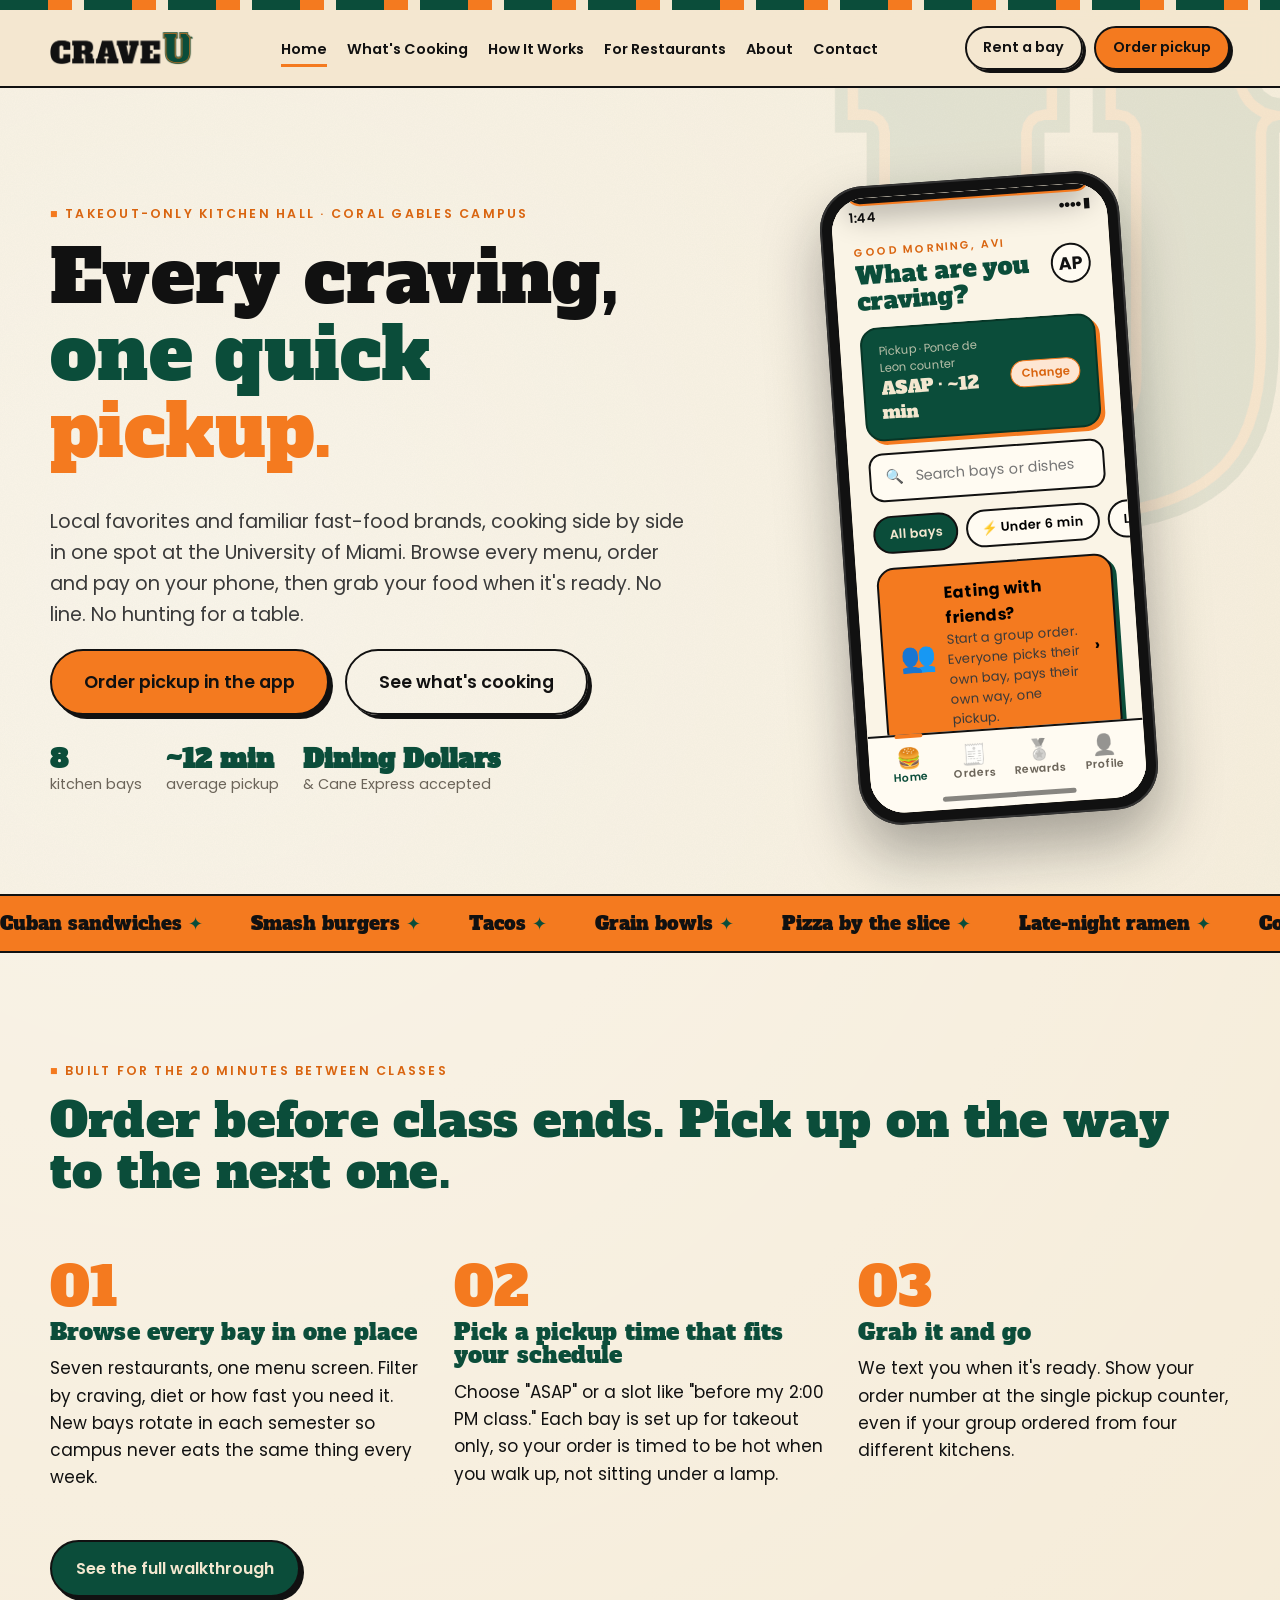
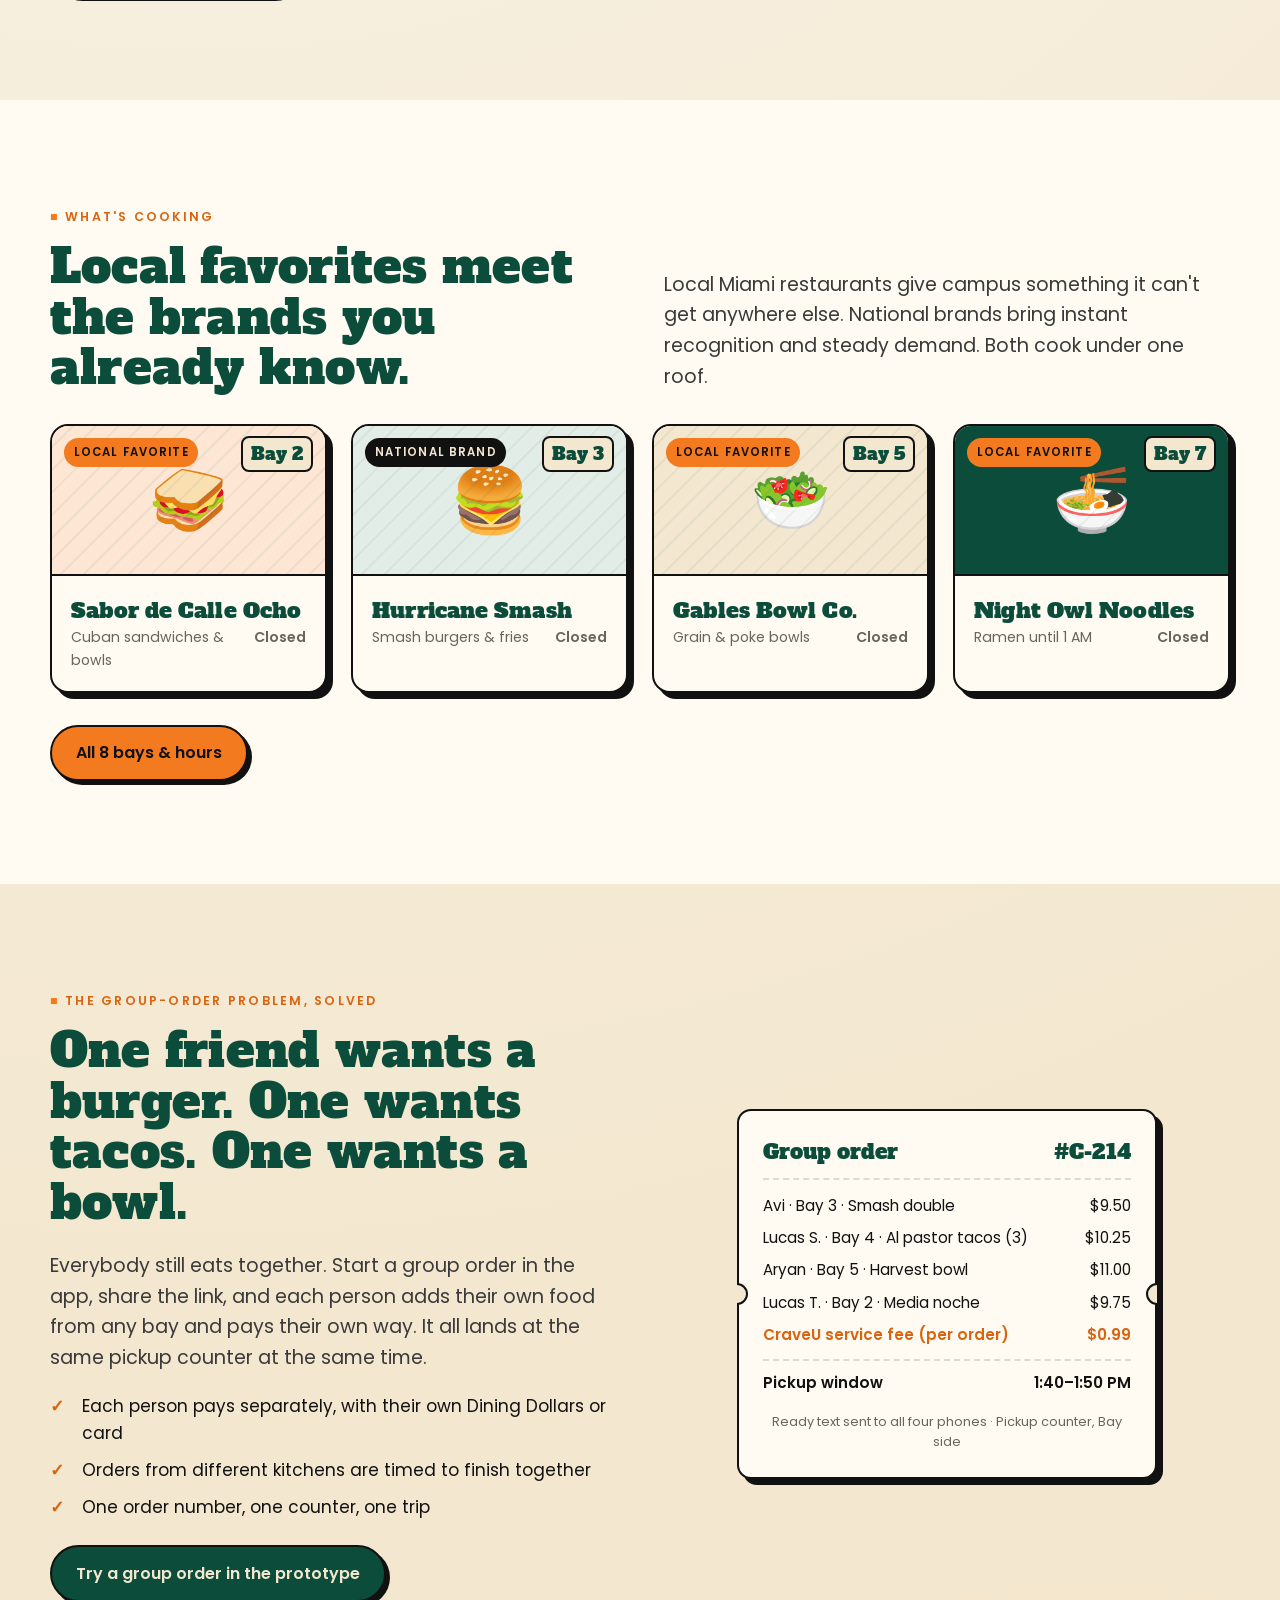
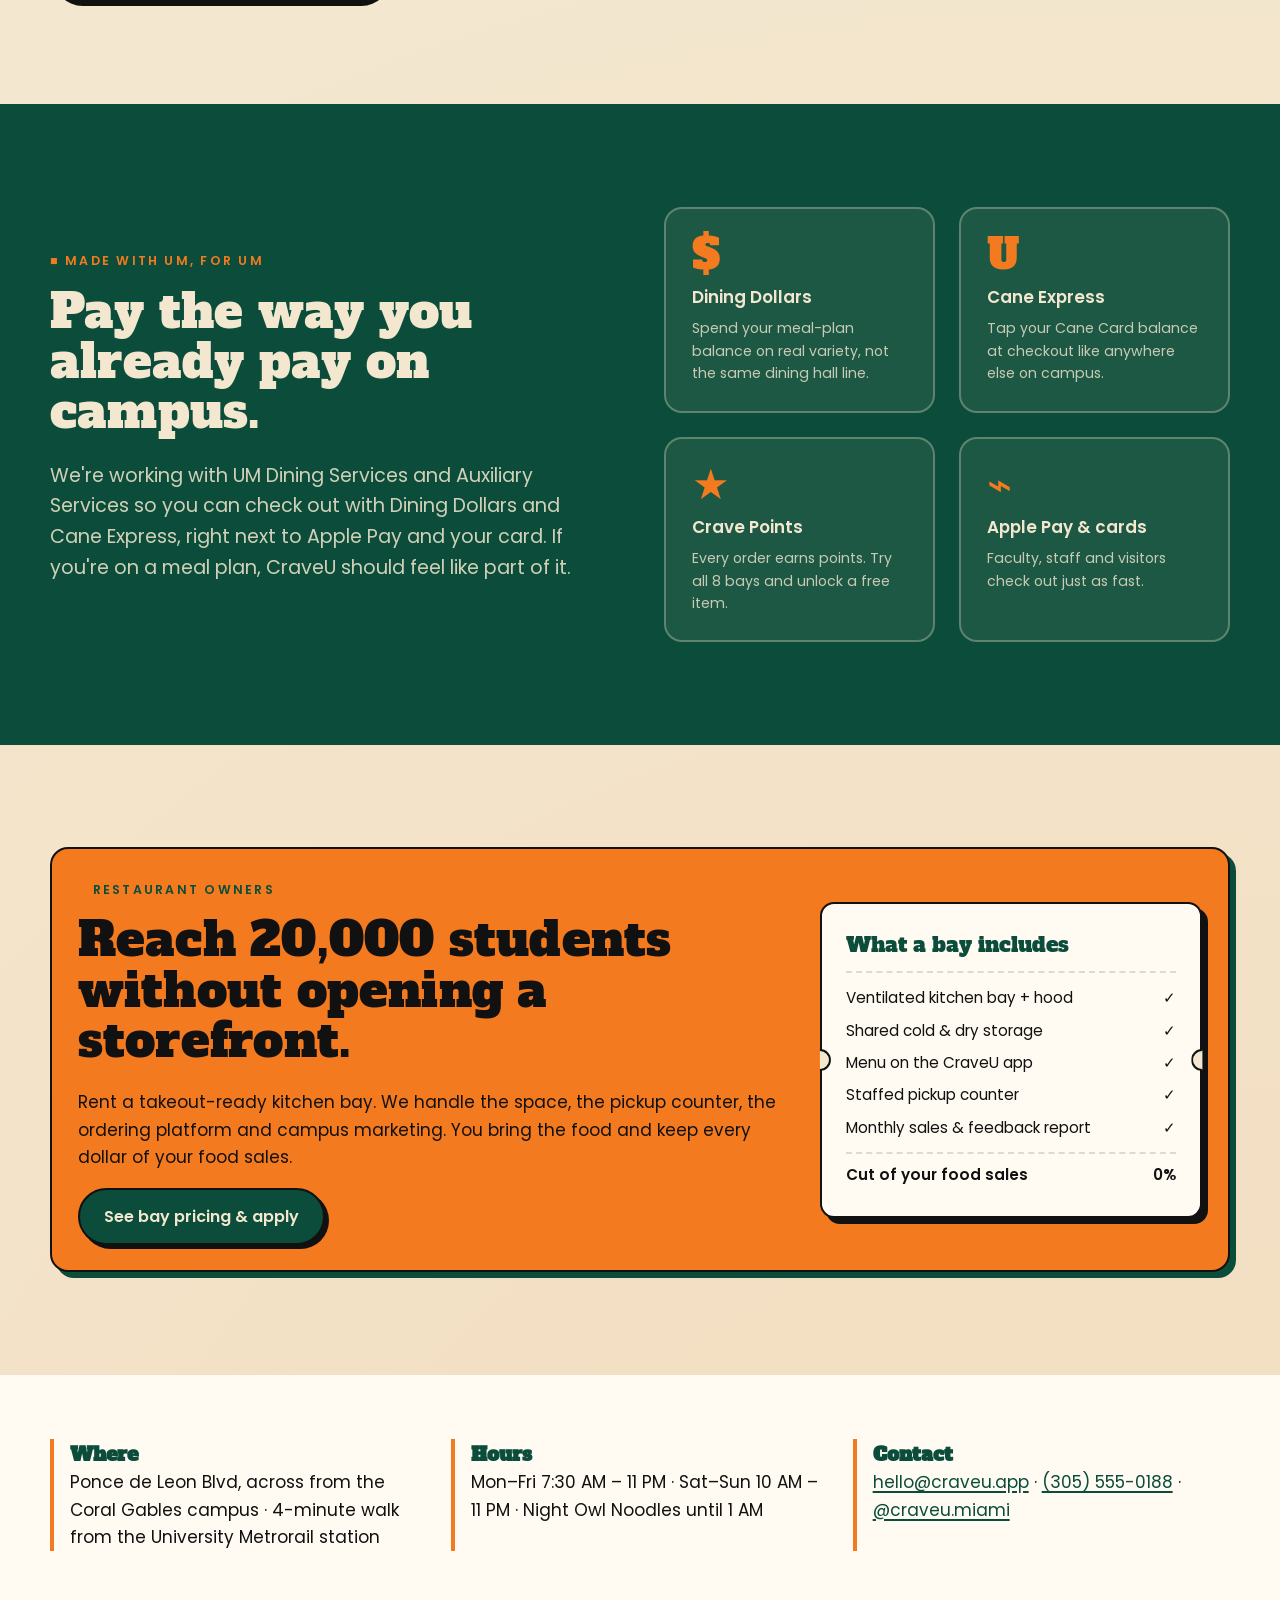
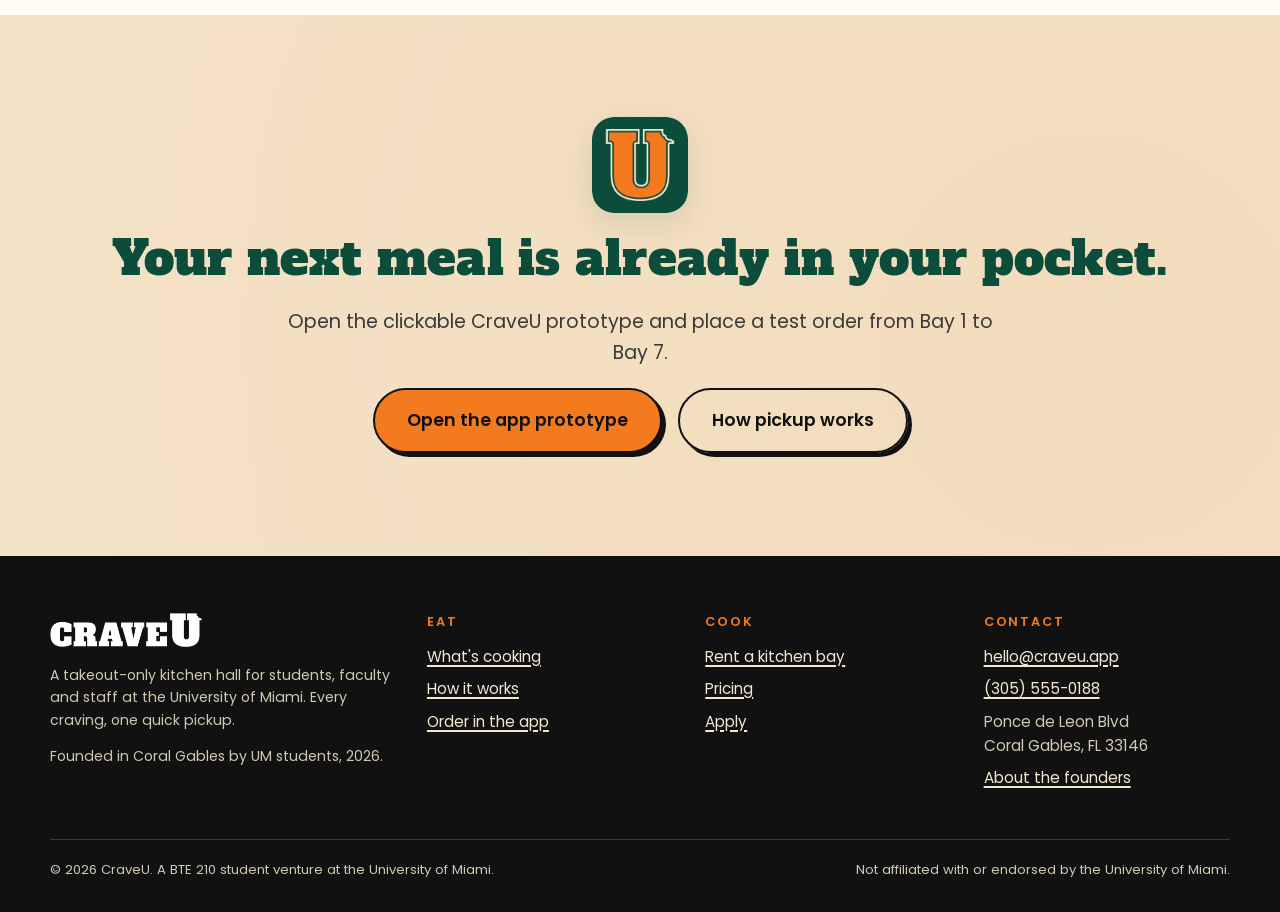
<file: index.html>
<!DOCTYPE html>
<html lang="en">
<head>
  <meta charset="UTF-8">
  <meta name="viewport" content="width=device-width, initial-scale=1.0">
  <title>CraveU — Every craving, one quick pickup · University of Miami</title>
  <meta name="description" content="CraveU is a takeout-only kitchen hall at the University of Miami. Browse every menu in one place, order and pay online, then grab your food when it's ready. No line, no waiting.">
  <link rel="icon" type="image/png" href="assets/favicon.png">
  <link rel="apple-touch-icon" href="assets/apple-touch-icon.png">
  <link rel="preconnect" href="https://fonts.googleapis.com">
  <link rel="preconnect" href="https://fonts.gstatic.com" crossorigin>
  <link href="https://fonts.googleapis.com/css2?family=Alfa+Slab+One&family=Poppins:wght@400;500;600;700&display=swap" rel="stylesheet">
  <link rel="stylesheet" href="css/site.css">
</head>
<body>
  <a class="skip" href="#main">Skip to content</a>
  <div class="stripe"></div>
  <header class="site-header">
    <nav class="wrap nav" aria-label="Main">
      <a class="nav__logo" href="index.html" aria-label="CraveU home"><img src="assets/logo.png" alt="CraveU"></a>
      <button class="nav__toggle" aria-label="Open menu" aria-expanded="false" aria-controls="nav-links"><span></span><span></span><span></span></button>
      <ul class="nav__links" id="nav-links">
        <li><a href="index.html">Home</a></li>
        <li><a href="restaurants.html">What's Cooking</a></li>
        <li><a href="how-it-works.html">How It Works</a></li>
        <li><a href="partners.html">For Restaurants</a></li>
        <li><a href="about.html">About</a></li>
        <li><a href="contact.html">Contact</a></li>
      </ul>
      <div class="nav__cta">
        <a class="btn btn--ghost btn--sm" href="partners.html">Rent a bay</a>
        <a class="btn btn--sm" href="app/">Order pickup</a>
      </div>
    </nav>
  </header>

  <main id="main">
    <!-- HERO -->
    <section class="hero">
      <img class="hero__u" src="assets/u-mark.png" alt="" aria-hidden="true">
      <div class="wrap hero__grid">
        <div>
          <span class="eyebrow">Takeout-only kitchen hall · Coral Gables campus</span>
          <h1>Every craving, <em>one quick</em> <span class="accent">pickup.</span></h1>
          <p class="lead">Local favorites and familiar fast-food brands, cooking side by side in one spot at the University of Miami. Browse every menu, order and pay on your phone, then grab your food when it's ready. No line. No hunting for a table.</p>
          <div class="btn-row">
            <a class="btn btn--lg" href="app/">Order pickup in the app</a>
            <a class="btn btn--ghost btn--lg" href="restaurants.html">See what's cooking</a>
          </div>
          <div class="hero__meta">
            <div><strong>8</strong> kitchen bays</div>
            <div><strong>~12 min</strong> average pickup</div>
            <div><strong>Dining Dollars</strong> &amp; Cane Express accepted</div>
          </div>
        </div>
        <div class="reveal" data-delay="2">
          <div class="phone-shell" aria-label="CraveU app preview">
            <iframe src="app/index.html?embed=1" title="CraveU mobile app prototype" loading="lazy"></iframe>
          </div>
        </div>
      </div>
    </section>

    <!-- MARQUEE -->
    <div class="marquee" aria-hidden="true">
      <div class="marquee__track">
        <span>Cuban sandwiches</span><span>Smash burgers</span><span>Tacos</span><span>Grain bowls</span><span>Pizza by the slice</span><span>Late-night ramen</span><span>Cortaditos &amp; pastelitos</span><span>Group orders</span>
        <span>Cuban sandwiches</span><span>Smash burgers</span><span>Tacos</span><span>Grain bowls</span><span>Pizza by the slice</span><span>Late-night ramen</span><span>Cortaditos &amp; pastelitos</span><span>Group orders</span>
      </div>
    </div>

    <!-- HOW IT WORKS -->
    <section class="section">
      <div class="wrap">
        <span class="eyebrow">Built for the 20 minutes between classes</span>
        <h2>Order before class ends. Pick up on the way to the next one.</h2>
        <div class="steps mt-3">
          <div class="step reveal">
            <h3>Browse every bay in one place</h3>
            <p>Seven restaurants, one menu screen. Filter by craving, diet or how fast you need it. New bays rotate in each semester so campus never eats the same thing every week.</p>
          </div>
          <div class="step reveal" data-delay="1">
            <h3>Pick a pickup time that fits your schedule</h3>
            <p>Choose "ASAP" or a slot like "before my 2:00 PM class." Each bay is set up for takeout only, so your order is timed to be hot when you walk up, not sitting under a lamp.</p>
          </div>
          <div class="step reveal" data-delay="2">
            <h3>Grab it and go</h3>
            <p>We text you when it's ready. Show your order number at the single pickup counter, even if your group ordered from four different kitchens.</p>
          </div>
        </div>
        <div class="mt-2"><a class="btn btn--green" href="how-it-works.html">See the full walkthrough</a></div>
      </div>
    </section>

    <!-- WHAT'S COOKING -->
    <section class="section section--paper">
      <div class="wrap">
        <div class="split" style="align-items:end; margin-bottom:2rem;">
          <div>
            <span class="eyebrow">What's cooking</span>
            <h2 class="mb-0">Local favorites meet the brands you already know.</h2>
          </div>
          <p class="lead mb-0">Local Miami restaurants give campus something it can't get anywhere else. National brands bring instant recognition and steady demand. Both cook under one roof.</p>
        </div>
        <div class="grid grid--4">
          <a class="bay reveal" href="restaurants.html#bay-2">
            <span class="bay__tag bay__tag--local">Local favorite</span><span class="bay__no">Bay 2</span>
            <div class="bay__art o">🥪</div>
            <div class="bay__body"><h3>Sabor de Calle Ocho</h3><div class="bay__meta"><span>Cuban sandwiches &amp; bowls</span><span data-open="10:30" data-close="22:00">Open</span></div></div>
          </a>
          <a class="bay reveal" href="restaurants.html#bay-3" data-delay="1">
            <span class="bay__tag">National brand</span><span class="bay__no">Bay 3</span>
            <div class="bay__art">🍔</div>
            <div class="bay__body"><h3>Hurricane Smash</h3><div class="bay__meta"><span>Smash burgers &amp; fries</span><span data-open="10:30" data-close="23:00">Open</span></div></div>
          </a>
          <a class="bay reveal" href="restaurants.html#bay-5" data-delay="2">
            <span class="bay__tag bay__tag--local">Local favorite</span><span class="bay__no">Bay 5</span>
            <div class="bay__art c">🥗</div>
            <div class="bay__body"><h3>Gables Bowl Co.</h3><div class="bay__meta"><span>Grain &amp; poke bowls</span><span data-open="10:30" data-close="21:00">Open</span></div></div>
          </a>
          <a class="bay reveal" href="restaurants.html#bay-7" data-delay="3">
            <span class="bay__tag bay__tag--local">Local favorite</span><span class="bay__no">Bay 7</span>
            <div class="bay__art g">🍜</div>
            <div class="bay__body"><h3>Night Owl Noodles</h3><div class="bay__meta"><span>Ramen until 1 AM</span><span data-open="17:00" data-close="01:00">Open</span></div></div>
          </a>
        </div>
        <div class="mt-2"><a class="btn" href="restaurants.html">All 8 bays &amp; hours</a></div>
      </div>
    </section>

    <!-- GROUP ORDER -->
    <section class="section">
      <div class="wrap split">
        <div class="reveal">
          <span class="eyebrow">The group-order problem, solved</span>
          <h2>One friend wants a burger. One wants tacos. One wants a bowl.</h2>
          <p class="lead">Everybody still eats together. Start a group order in the app, share the link, and each person adds their own food from any bay and pays their own way. It all lands at the same pickup counter at the same time.</p>
          <ul class="checks">
            <li>Each person pays separately, with their own Dining Dollars or card</li>
            <li>Orders from different kitchens are timed to finish together</li>
            <li>One order number, one counter, one trip</li>
          </ul>
          <a class="btn btn--green" href="app/">Try a group order in the prototype</a>
        </div>
        <div class="reveal" data-delay="1">
          <div class="ticket" style="margin-inline:auto;">
            <div class="ticket__head"><span>Group order</span><span>#C-214</span></div>
            <div class="ticket__row"><span>Avi · Bay 3 · Smash double</span><span>$9.50</span></div>
            <div class="ticket__row"><span>Lucas S. · Bay 4 · Al pastor tacos (3)</span><span>$10.25</span></div>
            <div class="ticket__row"><span>Aryan · Bay 5 · Harvest bowl</span><span>$11.00</span></div>
            <div class="ticket__row"><span>Lucas T. · Bay 2 · Media noche</span><span>$9.75</span></div>
            <div class="ticket__row"><span class="hl">CraveU service fee (per order)</span><span class="hl">$0.99</span></div>
            <div class="ticket__row total"><span>Pickup window</span><span>1:40–1:50 PM</span></div>
            <div class="ticket__foot">Ready text sent to all four phones · Pickup counter, Bay side</div>
          </div>
        </div>
      </div>
    </section>

    <!-- PAYMENT -->
    <section class="section section--green">
      <div class="wrap">
        <div class="split">
          <div class="reveal">
            <span class="eyebrow">Made with UM, for UM</span>
            <h2>Pay the way you already pay on campus.</h2>
            <p class="lead">We're working with UM Dining Services and Auxiliary Services so you can check out with Dining Dollars and Cane Express, right next to Apple Pay and your card. If you're on a meal plan, CraveU should feel like part of it.</p>
          </div>
          <div class="grid grid--2 reveal" data-delay="1">
            <div class="card card--flat" style="background:rgba(243,231,207,0.08); border-color:rgba(243,231,207,0.3); color:var(--cream);"><span class="card__num">$</span><h4 style="color:var(--cream);">Dining Dollars</h4><p class="small mb-0" style="color:rgba(243,231,207,0.8);">Spend your meal-plan balance on real variety, not the same dining hall line.</p></div>
            <div class="card card--flat" style="background:rgba(243,231,207,0.08); border-color:rgba(243,231,207,0.3); color:var(--cream);"><span class="card__num">U</span><h4 style="color:var(--cream);">Cane Express</h4><p class="small mb-0" style="color:rgba(243,231,207,0.8);">Tap your Cane Card balance at checkout like anywhere else on campus.</p></div>
            <div class="card card--flat" style="background:rgba(243,231,207,0.08); border-color:rgba(243,231,207,0.3); color:var(--cream);"><span class="card__num">★</span><h4 style="color:var(--cream);">Crave Points</h4><p class="small mb-0" style="color:rgba(243,231,207,0.8);">Every order earns points. Try all 8 bays and unlock a free item.</p></div>
            <div class="card card--flat" style="background:rgba(243,231,207,0.08); border-color:rgba(243,231,207,0.3); color:var(--cream);"><span class="card__num">⌁</span><h4 style="color:var(--cream);">Apple Pay &amp; cards</h4><p class="small mb-0" style="color:rgba(243,231,207,0.8);">Faculty, staff and visitors check out just as fast.</p></div>
          </div>
        </div>
      </div>
    </section>

    <!-- FOR RESTAURANTS -->
    <section class="section">
      <div class="wrap">
        <div class="card card--orange reveal" style="display:grid; grid-template-columns:1.3fr 0.7fr; gap:2rem; align-items:center;">
          <div>
            <span class="eyebrow" style="color:var(--green);">Restaurant owners</span>
            <h2 style="color:var(--ink);">Reach 20,000 students without opening a storefront.</h2>
            <p>Rent a takeout-ready kitchen bay. We handle the space, the pickup counter, the ordering platform and campus marketing. You bring the food and keep every dollar of your food sales.</p>
            <a class="btn btn--green" href="partners.html">See bay pricing &amp; apply</a>
          </div>
          <div class="ticket" style="max-width:none;">
            <div class="ticket__head"><span>What a bay includes</span></div>
            <div class="ticket__row"><span>Ventilated kitchen bay + hood</span><span>✓</span></div>
            <div class="ticket__row"><span>Shared cold &amp; dry storage</span><span>✓</span></div>
            <div class="ticket__row"><span>Menu on the CraveU app</span><span>✓</span></div>
            <div class="ticket__row"><span>Staffed pickup counter</span><span>✓</span></div>
            <div class="ticket__row"><span>Monthly sales &amp; feedback report</span><span>✓</span></div>
            <div class="ticket__row total"><span>Cut of your food sales</span><span>0%</span></div>
          </div>
        </div>
      </div>
    </section>

    <!-- LOCATION -->
    <section class="section section--paper section--tight">
      <div class="wrap">
        <div class="info-strip">
          <div><strong>Where</strong>Ponce de Leon Blvd, across from the Coral Gables campus · 4-minute walk from the University Metrorail station</div>
          <div><strong>Hours</strong>Mon–Fri 7:30 AM – 11 PM · Sat–Sun 10 AM – 11 PM · Night Owl Noodles until 1 AM</div>
          <div><strong>Contact</strong><a href="mailto:hello@craveu.app">hello@craveu.app</a> · <a href="tel:+13055550188">(305) 555-0188</a> · <a href="https://instagram.com" rel="noopener">@craveu.miami</a></div>
        </div>
      </div>
    </section>

    <!-- APP CTA -->
    <section class="section center">
      <div class="wrap">
        <img src="assets/app-icon-512.png" alt="CraveU app icon" style="width:96px; margin:0 auto 1.2rem; border-radius:22px; box-shadow:var(--shadow);">
        <h2>Your next meal is already in your pocket.</h2>
        <p class="lead">Open the clickable CraveU prototype and place a test order from Bay 1 to Bay 7.</p>
        <div class="btn-row" style="justify-content:center;">
          <a class="btn btn--lg" href="app/">Open the app prototype</a>
          <a class="btn btn--ghost btn--lg" href="how-it-works.html">How pickup works</a>
        </div>
      </div>
    </section>
  </main>

  <footer class="site-footer">
    <div class="wrap">
      <div class="footer__grid">
        <div>
          <a class="footer__logo" href="index.html" aria-label="CraveU home"><img src="assets/logo.png" alt="CraveU"></a>
          <p class="mt-1 small">A takeout-only kitchen hall for students, faculty and staff at the University of Miami. Every craving, one quick pickup.</p>
          <p class="small">Founded in Coral Gables by UM students, 2026.</p>
        </div>
        <div>
          <h4>Eat</h4>
          <ul>
            <li><a href="restaurants.html">What's cooking</a></li>
            <li><a href="how-it-works.html">How it works</a></li>
            <li><a href="app/">Order in the app</a></li>
          </ul>
        </div>
        <div>
          <h4>Cook</h4>
          <ul>
            <li><a href="partners.html">Rent a kitchen bay</a></li>
            <li><a href="partners.html#pricing">Pricing</a></li>
            <li><a href="partners.html#apply">Apply</a></li>
          </ul>
        </div>
        <div>
          <h4>Contact</h4>
          <ul>
            <li><a href="mailto:hello@craveu.app">hello@craveu.app</a></li>
            <li><a href="tel:+13055550188">(305) 555-0188</a></li>
            <li>Ponce de Leon Blvd<br>Coral Gables, FL 33146</li>
            <li><a href="about.html">About the founders</a></li>
          </ul>
        </div>
      </div>
      <div class="footer__bottom">
        <span>© <span data-year>2026</span> CraveU. A BTE 210 student venture at the University of Miami.</span>
        <span>Not affiliated with or endorsed by the University of Miami.</span>
      </div>
    </div>
  </footer>
  <script src="js/site.js"></script>
</body>
</html>
</file>
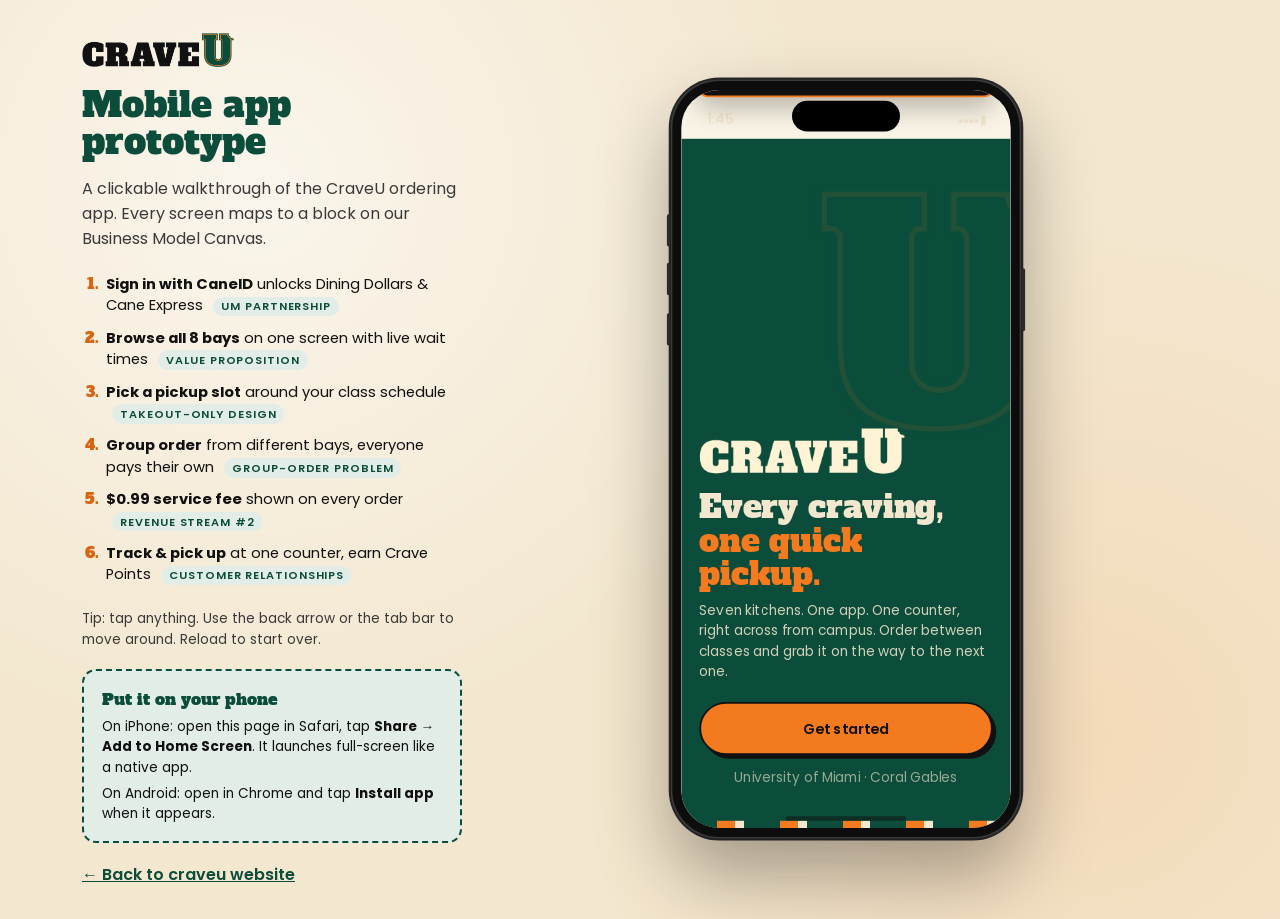
<file: app/index.html>
<!DOCTYPE html>
<html lang="en">
<head>
  <meta charset="UTF-8">
  <meta name="viewport" content="width=device-width, initial-scale=1.0, viewport-fit=cover">
  <title>CraveU — Mobile App Prototype</title>
  <meta name="description" content="Clickable mobile app prototype for CraveU, the takeout-only kitchen hall at the University of Miami.">
  <link rel="icon" type="image/png" href="../assets/favicon.png">
  <link rel="apple-touch-icon" href="../assets/apple-touch-icon.png">
  <link rel="manifest" href="manifest.webmanifest">
  <meta name="theme-color" content="#0B4D3A">
  <meta name="mobile-web-app-capable" content="yes">
  <meta name="apple-mobile-web-app-capable" content="yes">
  <meta name="apple-mobile-web-app-status-bar-style" content="black-translucent">
  <meta name="apple-mobile-web-app-title" content="CraveU">
  <link rel="preconnect" href="https://fonts.googleapis.com">
  <link rel="preconnect" href="https://fonts.gstatic.com" crossorigin>
  <link href="https://fonts.googleapis.com/css2?family=Alfa+Slab+One&family=Poppins:wght@400;500;600;700&display=swap" rel="stylesheet">
  <link rel="stylesheet" href="app.css">
</head>
<body>
  <div class="stage">
    <aside class="stage__side">
      <a href="../index.html" class="stage__logo"><img src="../assets/logo.png" alt="CraveU"></a>
      <h1>Mobile app prototype</h1>
      <p>A clickable walkthrough of the CraveU ordering app. Every screen maps to a block on our Business Model Canvas.</p>
      <ol class="stage__flow">
        <li><strong>Sign in with CaneID</strong> unlocks Dining Dollars &amp; Cane Express <span>UM partnership</span></li>
        <li><strong>Browse all 8 bays</strong> on one screen with live wait times <span>Value proposition</span></li>
        <li><strong>Pick a pickup slot</strong> around your class schedule <span>Takeout-only design</span></li>
        <li><strong>Group order</strong> from different bays, everyone pays their own <span>Group-order problem</span></li>
        <li><strong>$0.99 service fee</strong> shown on every order <span>Revenue stream #2</span></li>
        <li><strong>Track &amp; pick up</strong> at one counter, earn Crave Points <span>Customer relationships</span></li>
      </ol>
      <p class="stage__hint">Tip: tap anything. Use the back arrow or the tab bar to move around. Reload to start over.</p>
      <div class="stage__install" id="install-tip">
        <strong>Put it on your phone</strong>
        <span class="stage__install-ios">On iPhone: open this page in Safari, tap <b>Share</b> → <b>Add to Home Screen</b>. It launches full-screen like a native app.</span>
        <span class="stage__install-android">On Android: open in Chrome and tap <b>Install app</b> when it appears.</span>
        <button class="stage__install-btn" id="install-btn" hidden>Install CraveU</button>
      </div>
      <a class="stage__link" href="../index.html">← Back to craveu website</a>
    </aside>

    <div class="phone-wrap">
      <div class="phone" id="phone">
        <div class="phone__island"></div>
        <div class="phone__screen">
          <div class="statusbar"><span id="clock">9:41</span><span class="statusbar__icons">●●●● <b>▮</b></span></div>
          <div id="app" class="app" aria-live="polite"></div>
          <div class="toast" id="toast" role="status"></div>
          <div class="phone__home"></div>
        </div>
      </div>
    </div>
  </div>
  <script src="app.js"></script>
  <script>
    // PWA: register the service worker (not inside the website's embedded iframe)
    if ('serviceWorker' in navigator && location.search.indexOf('embed=1') < 0) {
      window.addEventListener('load', function () { navigator.serviceWorker.register('sw.js').catch(function () {}); });
    }
    // Chrome/Android: surface the install prompt as a button
    var deferredInstall = null;
    window.addEventListener('beforeinstallprompt', function (e) {
      e.preventDefault(); deferredInstall = e;
      var b = document.getElementById('install-btn'); if (b) b.hidden = false;
    });
    var installBtn = document.getElementById('install-btn');
    if (installBtn) installBtn.addEventListener('click', function () {
      if (!deferredInstall) return;
      deferredInstall.prompt(); deferredInstall.userChoice.then(function () { deferredInstall = null; installBtn.hidden = true; });
    });
    // Already installed: hide the tip
    if (window.matchMedia('(display-mode: standalone)').matches || navigator.standalone) {
      var tip = document.getElementById('install-tip'); if (tip) tip.hidden = true;
    }
  </script>
</body>
</html>
</file>
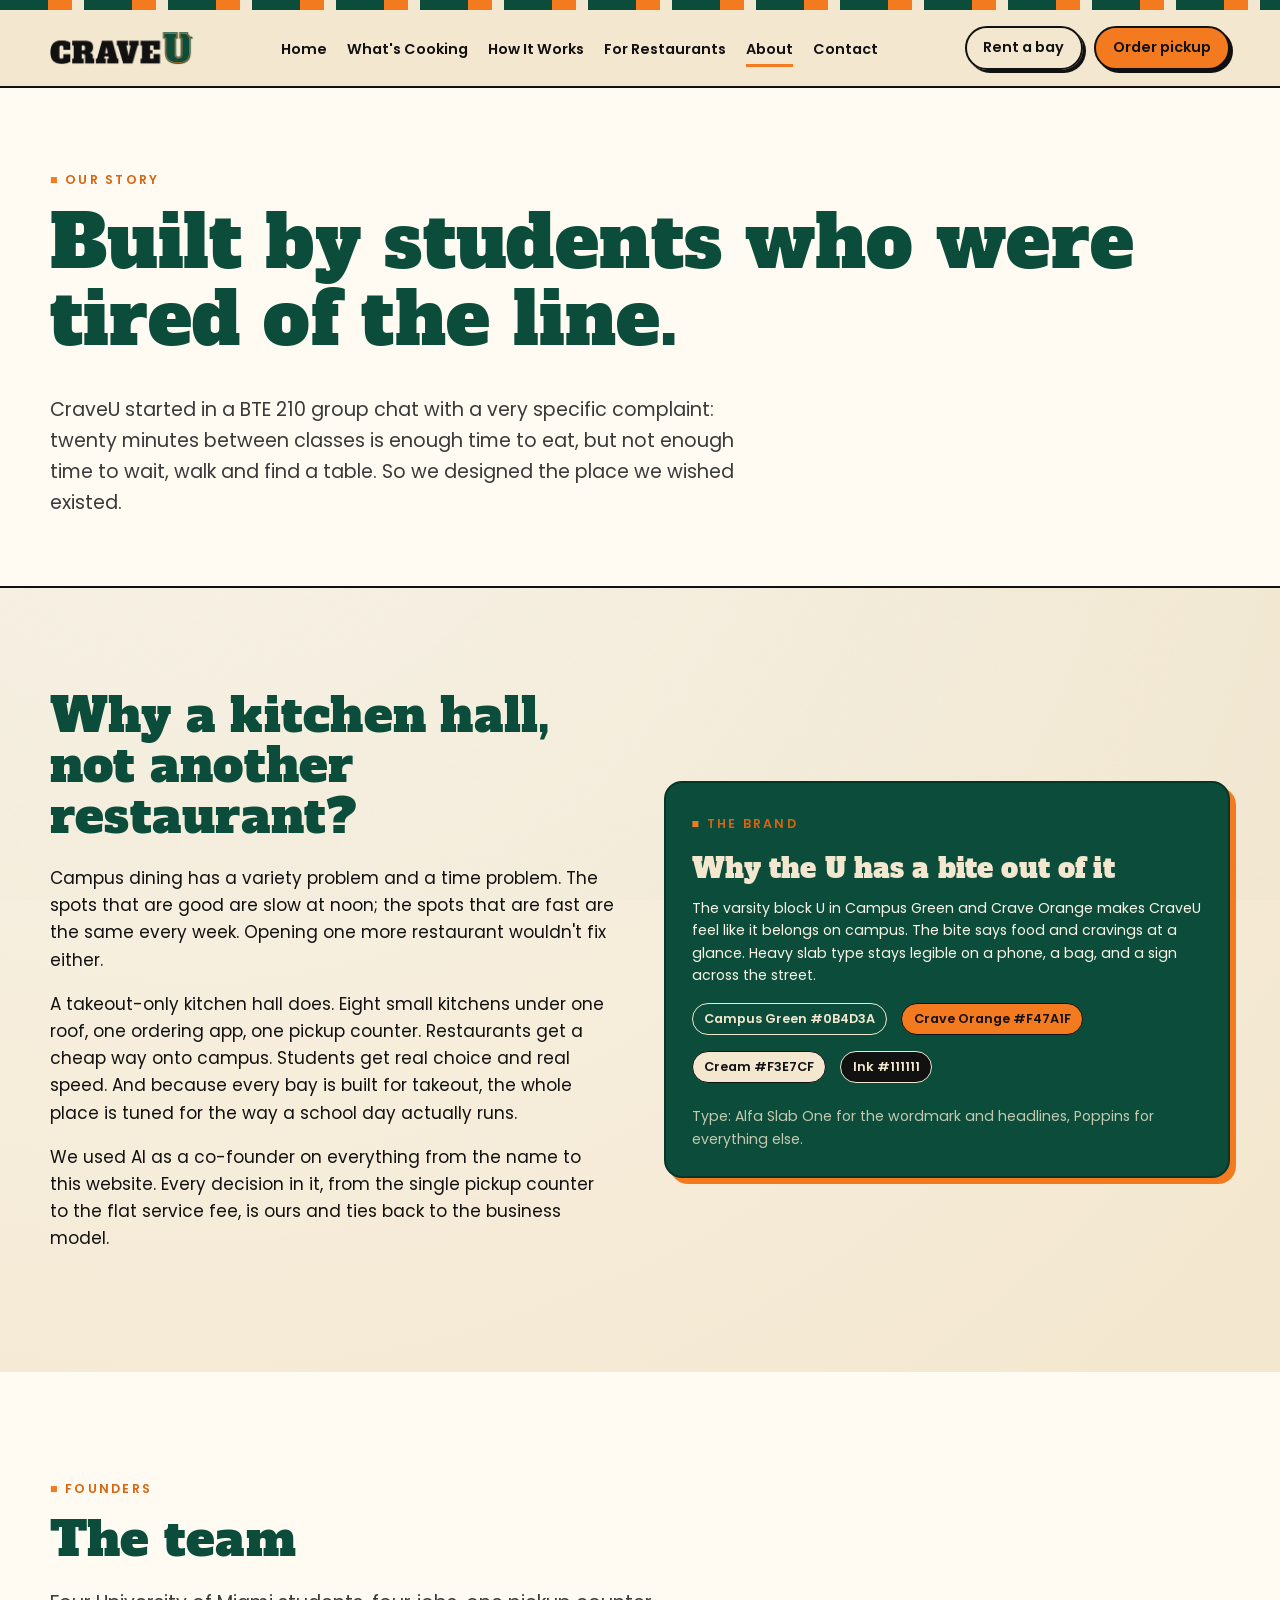
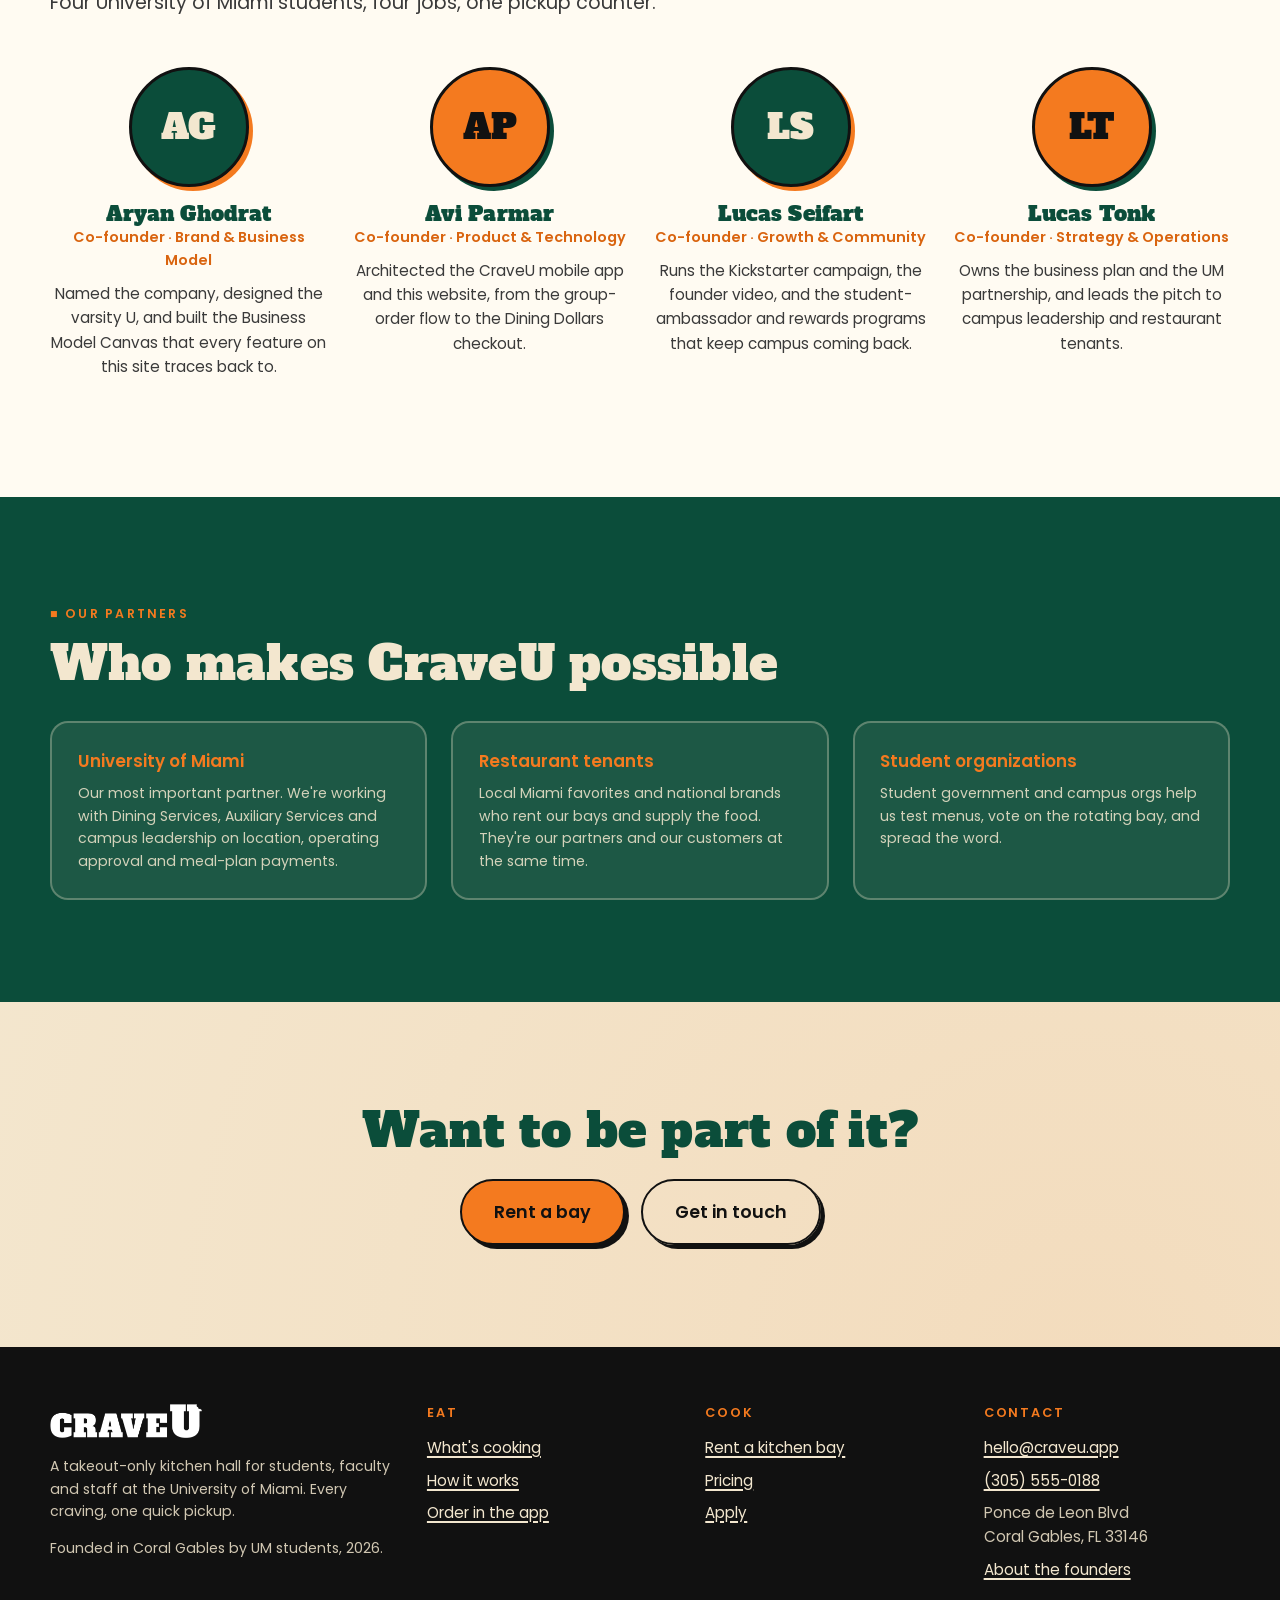
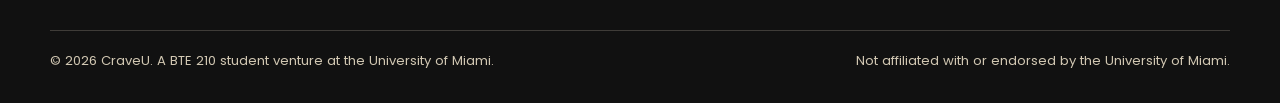
<file: about.html>
<!DOCTYPE html>
<html lang="en">
<head>
  <meta charset="UTF-8">
  <meta name="viewport" content="width=device-width, initial-scale=1.0">
  <title>About — The CraveU founders</title>
  <meta name="description" content="CraveU was founded by four University of Miami students who were tired of choosing between a long line and a long walk. Meet the team.">
  <link rel="icon" type="image/png" href="assets/favicon.png">
  <link rel="preconnect" href="https://fonts.googleapis.com">
  <link rel="preconnect" href="https://fonts.gstatic.com" crossorigin>
  <link href="https://fonts.googleapis.com/css2?family=Alfa+Slab+One&family=Poppins:wght@400;500;600;700&display=swap" rel="stylesheet">
  <link rel="stylesheet" href="css/site.css">
</head>
<body>
  <a class="skip" href="#main">Skip to content</a>
  <div class="stripe"></div>
  <header class="site-header">
    <nav class="wrap nav" aria-label="Main">
      <a class="nav__logo" href="index.html" aria-label="CraveU home"><img src="assets/logo.png" alt="CraveU"></a>
      <button class="nav__toggle" aria-label="Open menu" aria-expanded="false" aria-controls="nav-links"><span></span><span></span><span></span></button>
      <ul class="nav__links" id="nav-links">
        <li><a href="index.html">Home</a></li>
        <li><a href="restaurants.html">What's Cooking</a></li>
        <li><a href="how-it-works.html">How It Works</a></li>
        <li><a href="partners.html">For Restaurants</a></li>
        <li><a href="about.html">About</a></li>
        <li><a href="contact.html">Contact</a></li>
      </ul>
      <div class="nav__cta">
        <a class="btn btn--ghost btn--sm" href="partners.html">Rent a bay</a>
        <a class="btn btn--sm" href="app/">Order pickup</a>
      </div>
    </nav>
  </header>

  <main id="main">
    <section class="page-head">
      <div class="wrap">
        <span class="eyebrow">Our story</span>
        <h1>Built by students who were tired of the line.</h1>
        <p class="lead">CraveU started in a BTE 210 group chat with a very specific complaint: twenty minutes between classes is enough time to eat, but not enough time to wait, walk and find a table. So we designed the place we wished existed.</p>
      </div>
    </section>

    <section class="section">
      <div class="wrap split">
        <div class="reveal">
          <h2>Why a kitchen hall, not another restaurant?</h2>
          <p>Campus dining has a variety problem and a time problem. The spots that are good are slow at noon; the spots that are fast are the same every week. Opening one more restaurant wouldn't fix either.</p>
          <p>A takeout-only kitchen hall does. Eight small kitchens under one roof, one ordering app, one pickup counter. Restaurants get a cheap way onto campus. Students get real choice and real speed. And because every bay is built for takeout, the whole place is tuned for the way a school day actually runs.</p>
          <p>We used AI as a co-founder on everything from the name to this website. Every decision in it, from the single pickup counter to the flat service fee, is ours and ties back to the business model.</p>
        </div>
        <div class="reveal" data-delay="1">
          <div class="card card--green">
            <span class="eyebrow">The brand</span>
            <h3>Why the U has a bite out of it</h3>
            <p class="small">The varsity block U in Campus Green and Crave Orange makes CraveU feel like it belongs on campus. The bite says food and cravings at a glance. Heavy slab type stays legible on a phone, a bag, and a sign across the street.</p>
            <div style="display:flex; gap:0.6rem; flex-wrap:wrap; margin-top:1rem;">
              <span class="pill" style="background:#0B4D3A; color:#F3E7CF; border-color:#F3E7CF;">Campus Green #0B4D3A</span>
              <span class="pill" style="background:#F47A1F; color:#111; border-color:#111;">Crave Orange #F47A1F</span>
              <span class="pill" style="background:#F3E7CF; color:#111; border-color:#111;">Cream #F3E7CF</span>
              <span class="pill" style="background:#111; color:#F3E7CF; border-color:#F3E7CF;">Ink #111111</span>
            </div>
            <p class="small mt-1 mb-0" style="color:rgba(243,231,207,0.8);">Type: Alfa Slab One for the wordmark and headlines, Poppins for everything else.</p>
          </div>
        </div>
      </div>
    </section>

    <section class="section section--paper">
      <div class="wrap">
        <span class="eyebrow">Founders</span>
        <h2>The team</h2>
        <p class="lead">Four University of Miami students, four jobs, one pickup counter.</p>
        <div class="grid grid--4 mt-3">
          <div class="founder reveal">
            <div class="founder__avatar">AG</div>
            <h3>Aryan Ghodrat</h3>
            <div class="founder__role">Co-founder · Brand &amp; Business Model</div>
            <p>Named the company, designed the varsity U, and built the Business Model Canvas that every feature on this site traces back to.</p>
          </div>
          <div class="founder reveal" data-delay="1">
            <div class="founder__avatar o">AP</div>
            <h3>Avi Parmar</h3>
            <div class="founder__role">Co-founder · Product &amp; Technology</div>
            <p>Architected the CraveU mobile app and this website, from the group-order flow to the Dining Dollars checkout.</p>
          </div>
          <div class="founder reveal" data-delay="2">
            <div class="founder__avatar">LS</div>
            <h3>Lucas Seifart</h3>
            <div class="founder__role">Co-founder · Growth &amp; Community</div>
            <p>Runs the Kickstarter campaign, the founder video, and the student-ambassador and rewards programs that keep campus coming back.</p>
          </div>
          <div class="founder reveal" data-delay="3">
            <div class="founder__avatar o">LT</div>
            <h3>Lucas Tonk</h3>
            <div class="founder__role">Co-founder · Strategy &amp; Operations</div>
            <p>Owns the business plan and the UM partnership, and leads the pitch to campus leadership and restaurant tenants.</p>
          </div>
        </div>
      </div>
    </section>

    <section class="section section--green">
      <div class="wrap">
        <span class="eyebrow">Our partners</span>
        <h2>Who makes CraveU possible</h2>
        <div class="grid grid--3 mt-2">
          <div class="card card--flat reveal" style="background:rgba(243,231,207,0.08); border-color:rgba(243,231,207,0.3); color:var(--cream);"><h4 style="color:var(--orange);">University of Miami</h4><p class="small mb-0" style="color:rgba(243,231,207,0.85);">Our most important partner. We're working with Dining Services, Auxiliary Services and campus leadership on location, operating approval and meal-plan payments.</p></div>
          <div class="card card--flat reveal" data-delay="1" style="background:rgba(243,231,207,0.08); border-color:rgba(243,231,207,0.3); color:var(--cream);"><h4 style="color:var(--orange);">Restaurant tenants</h4><p class="small mb-0" style="color:rgba(243,231,207,0.85);">Local Miami favorites and national brands who rent our bays and supply the food. They're our partners and our customers at the same time.</p></div>
          <div class="card card--flat reveal" data-delay="2" style="background:rgba(243,231,207,0.08); border-color:rgba(243,231,207,0.3); color:var(--cream);"><h4 style="color:var(--orange);">Student organizations</h4><p class="small mb-0" style="color:rgba(243,231,207,0.85);">Student government and campus orgs help us test menus, vote on the rotating bay, and spread the word.</p></div>
        </div>
      </div>
    </section>

    <section class="section center">
      <div class="wrap">
        <h2>Want to be part of it?</h2>
        <div class="btn-row" style="justify-content:center;">
          <a class="btn btn--lg" href="partners.html">Rent a bay</a>
          <a class="btn btn--ghost btn--lg" href="contact.html">Get in touch</a>
        </div>
      </div>
    </section>
  </main>

  <footer class="site-footer">
    <div class="wrap">
      <div class="footer__grid">
        <div>
          <a class="footer__logo" href="index.html" aria-label="CraveU home"><img src="assets/logo.png" alt="CraveU"></a>
          <p class="mt-1 small">A takeout-only kitchen hall for students, faculty and staff at the University of Miami. Every craving, one quick pickup.</p>
          <p class="small">Founded in Coral Gables by UM students, 2026.</p>
        </div>
        <div><h4>Eat</h4><ul><li><a href="restaurants.html">What's cooking</a></li><li><a href="how-it-works.html">How it works</a></li><li><a href="app/">Order in the app</a></li></ul></div>
        <div><h4>Cook</h4><ul><li><a href="partners.html">Rent a kitchen bay</a></li><li><a href="partners.html#pricing">Pricing</a></li><li><a href="partners.html#apply">Apply</a></li></ul></div>
        <div><h4>Contact</h4><ul><li><a href="mailto:hello@craveu.app">hello@craveu.app</a></li><li><a href="tel:+13055550188">(305) 555-0188</a></li><li>Ponce de Leon Blvd<br>Coral Gables, FL 33146</li><li><a href="about.html">About the founders</a></li></ul></div>
      </div>
      <div class="footer__bottom">
        <span>© <span data-year>2026</span> CraveU. A BTE 210 student venture at the University of Miami.</span>
        <span>Not affiliated with or endorsed by the University of Miami.</span>
      </div>
    </div>
  </footer>
  <script src="js/site.js"></script>
</body>
</html>
</file>
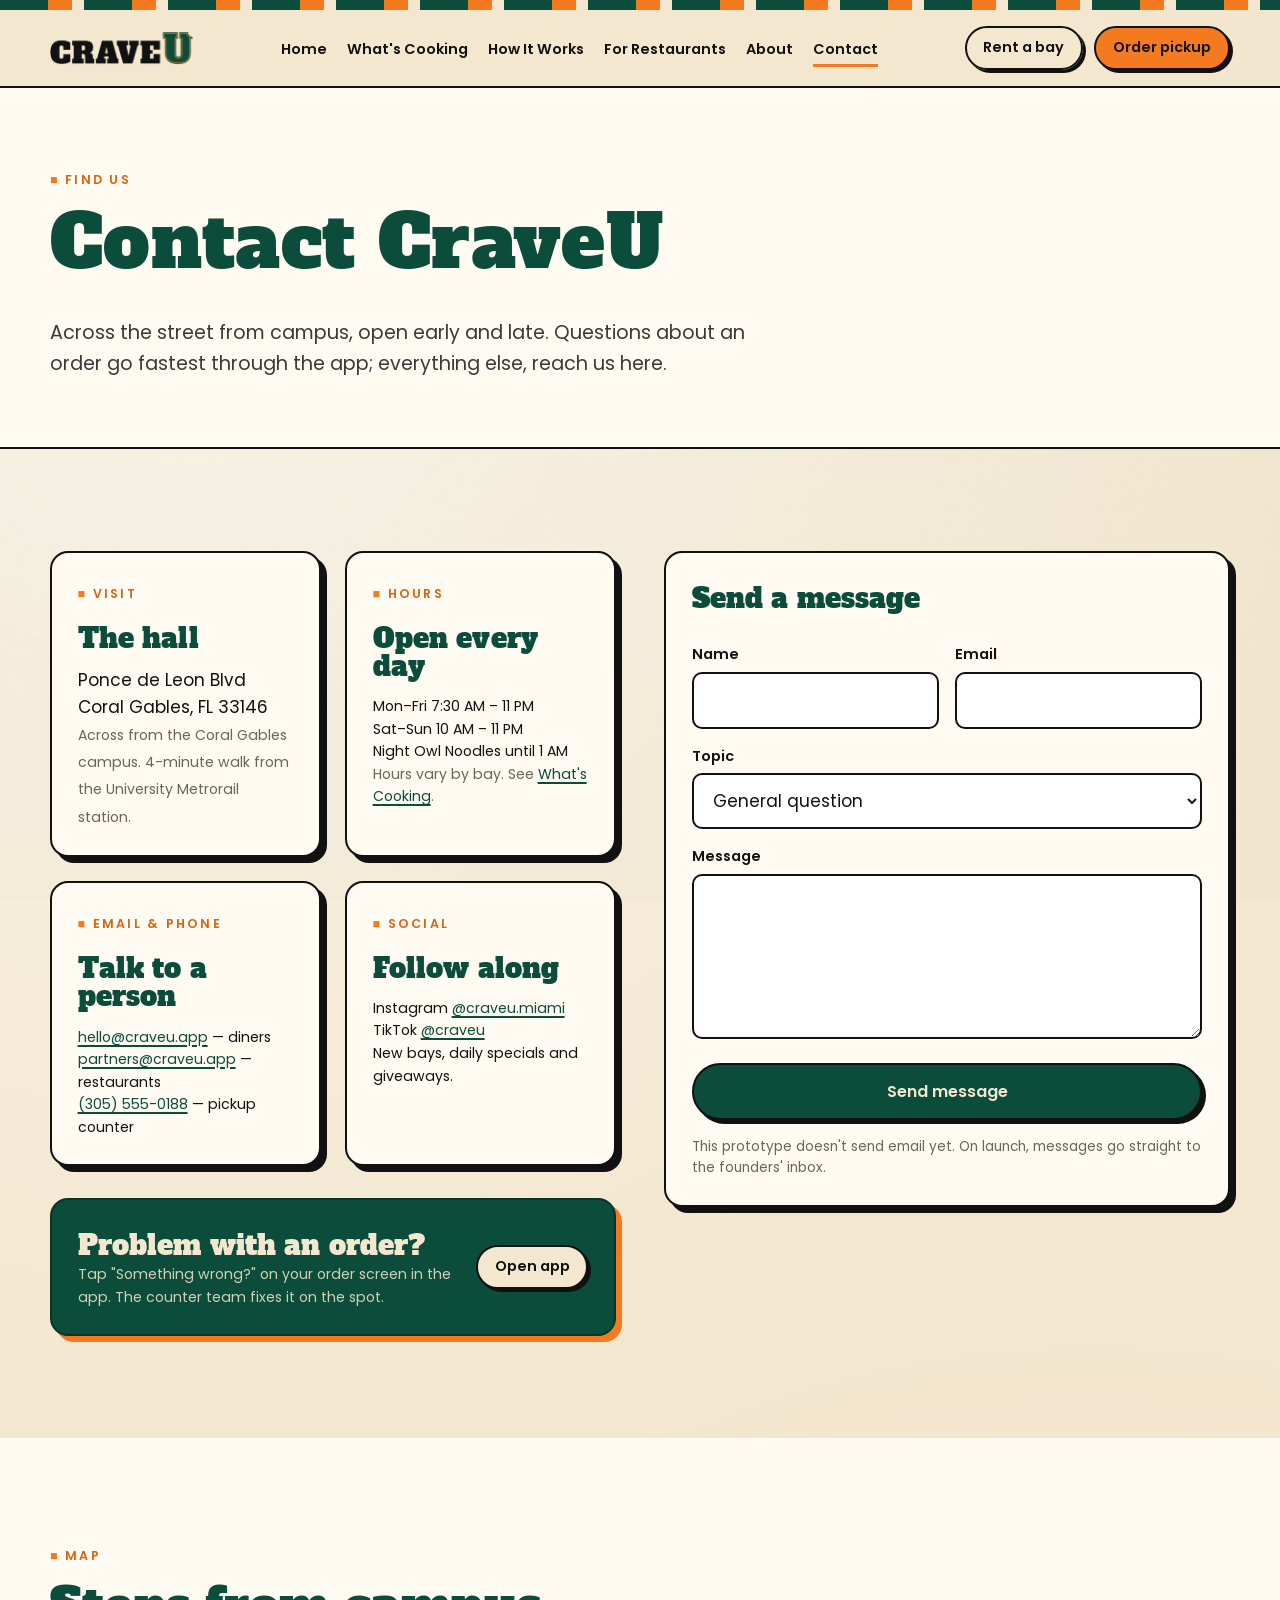
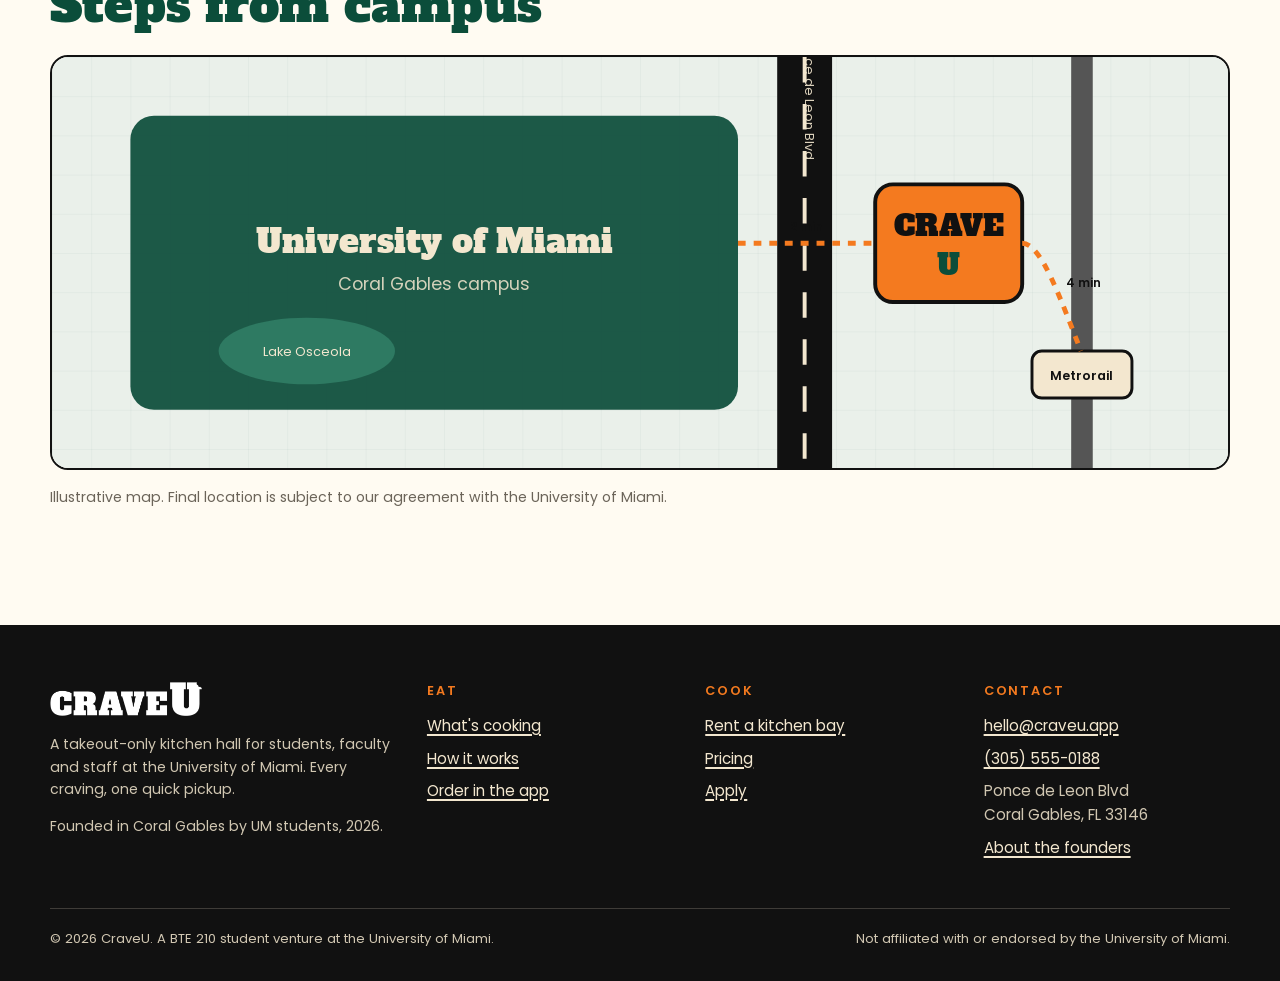
<file: contact.html>
<!DOCTYPE html>
<html lang="en">
<head>
  <meta charset="UTF-8">
  <meta name="viewport" content="width=device-width, initial-scale=1.0">
  <title>Contact — CraveU, Coral Gables</title>
  <meta name="description" content="Find CraveU across from the University of Miami Coral Gables campus. Hours, address, email, phone and a quick contact form.">
  <link rel="icon" type="image/png" href="assets/favicon.png">
  <link rel="preconnect" href="https://fonts.googleapis.com">
  <link rel="preconnect" href="https://fonts.gstatic.com" crossorigin>
  <link href="https://fonts.googleapis.com/css2?family=Alfa+Slab+One&family=Poppins:wght@400;500;600;700&display=swap" rel="stylesheet">
  <link rel="stylesheet" href="css/site.css">
</head>
<body>
  <a class="skip" href="#main">Skip to content</a>
  <div class="stripe"></div>
  <header class="site-header">
    <nav class="wrap nav" aria-label="Main">
      <a class="nav__logo" href="index.html" aria-label="CraveU home"><img src="assets/logo.png" alt="CraveU"></a>
      <button class="nav__toggle" aria-label="Open menu" aria-expanded="false" aria-controls="nav-links"><span></span><span></span><span></span></button>
      <ul class="nav__links" id="nav-links">
        <li><a href="index.html">Home</a></li>
        <li><a href="restaurants.html">What's Cooking</a></li>
        <li><a href="how-it-works.html">How It Works</a></li>
        <li><a href="partners.html">For Restaurants</a></li>
        <li><a href="about.html">About</a></li>
        <li><a href="contact.html">Contact</a></li>
      </ul>
      <div class="nav__cta">
        <a class="btn btn--ghost btn--sm" href="partners.html">Rent a bay</a>
        <a class="btn btn--sm" href="app/">Order pickup</a>
      </div>
    </nav>
  </header>

  <main id="main">
    <section class="page-head">
      <div class="wrap">
        <span class="eyebrow">Find us</span>
        <h1>Contact CraveU</h1>
        <p class="lead">Across the street from campus, open early and late. Questions about an order go fastest through the app; everything else, reach us here.</p>
      </div>
    </section>

    <section class="section">
      <div class="wrap split" style="align-items:start;">
        <div>
          <div class="grid grid--2">
            <div class="card reveal">
              <h4 class="eyebrow">Visit</h4>
              <h3>The hall</h3>
              <p class="mb-0">Ponce de Leon Blvd<br>Coral Gables, FL 33146<br><span class="small muted">Across from the Coral Gables campus. 4-minute walk from the University Metrorail station.</span></p>
            </div>
            <div class="card reveal" data-delay="1">
              <h4 class="eyebrow">Hours</h4>
              <h3>Open every day</h3>
              <p class="mb-0 small">Mon–Fri 7:30 AM – 11 PM<br>Sat–Sun 10 AM – 11 PM<br>Night Owl Noodles until 1 AM<br><span class="muted">Hours vary by bay. See <a href="restaurants.html">What's Cooking</a>.</span></p>
            </div>
            <div class="card reveal" data-delay="2">
              <h4 class="eyebrow">Email &amp; phone</h4>
              <h3>Talk to a person</h3>
              <p class="mb-0 small"><a href="mailto:hello@craveu.app">hello@craveu.app</a> — diners<br><a href="mailto:partners@craveu.app">partners@craveu.app</a> — restaurants<br><a href="tel:+13055550188">(305) 555-0188</a> — pickup counter</p>
            </div>
            <div class="card reveal" data-delay="3">
              <h4 class="eyebrow">Social</h4>
              <h3>Follow along</h3>
              <p class="mb-0 small">Instagram <a href="https://instagram.com" rel="noopener">@craveu.miami</a><br>TikTok <a href="https://tiktok.com" rel="noopener">@craveu</a><br>New bays, daily specials and giveaways.</p>
            </div>
          </div>

          <div class="card card--green mt-2 reveal">
            <div style="display:grid; grid-template-columns:1fr auto; gap:1rem; align-items:center;">
              <div>
                <h3 style="margin-bottom:0.2rem;">Problem with an order?</h3>
                <p class="small mb-0" style="color:rgba(243,231,207,0.85);">Tap "Something wrong?" on your order screen in the app. The counter team fixes it on the spot.</p>
              </div>
              <a class="btn btn--cream btn--sm" href="app/">Open app</a>
            </div>
          </div>
        </div>

        <div>
          <form class="form card" data-demo>
            <h3 class="mt-0">Send a message</h3>
            <div class="form__row">
              <div><label for="c-name">Name</label><input id="c-name" name="name" required autocomplete="name"></div>
              <div><label for="c-email">Email</label><input id="c-email" type="email" name="email" required autocomplete="email"></div>
            </div>
            <div><label for="c-topic">Topic</label>
              <select id="c-topic" name="topic">
                <option>General question</option>
                <option>Catering for a campus office or event</option>
                <option>Student organization partnership</option>
                <option>Press</option>
                <option>Something else</option>
              </select>
            </div>
            <div><label for="c-msg">Message</label><textarea id="c-msg" name="message" rows="5" required></textarea></div>
            <button class="btn btn--green" type="submit">Send message</button>
            <p class="form__note mb-0">This prototype doesn't send email yet. On launch, messages go straight to the founders' inbox.</p>
          </form>
          <div class="form-success"><h3>Got it.</h3><p class="mb-0">Thanks for reaching out. We reply within one business day.</p></div>
        </div>
      </div>
    </section>

    <section class="section section--paper">
      <div class="wrap">
        <span class="eyebrow">Map</span>
        <h2>Steps from campus</h2>
        <div class="card card--flat" style="padding:0; overflow:hidden; border-radius:var(--radius);">
          <svg viewBox="0 0 1200 420" width="100%" role="img" aria-label="Simplified map: CraveU on Ponce de Leon Blvd across from the University of Miami Coral Gables campus, near the University Metrorail station" style="display:block; background:#EAF0EA;">
            <defs><pattern id="grid" width="40" height="40" patternUnits="userSpaceOnUse"><path d="M40 0H0V40" fill="none" stroke="rgba(11,77,58,0.08)"/></pattern></defs>
            <rect width="1200" height="420" fill="url(#grid)"/>
            <!-- campus -->
            <rect x="80" y="60" width="620" height="300" rx="24" fill="#0B4D3A" opacity="0.92"/>
            <text x="390" y="200" text-anchor="middle" font-family="Alfa Slab One, serif" font-size="34" fill="#F3E7CF">University of Miami</text>
            <text x="390" y="238" text-anchor="middle" font-family="Poppins, sans-serif" font-size="18" fill="#F3E7CF" opacity="0.85">Coral Gables campus</text>
            <ellipse cx="260" cy="300" rx="90" ry="34" fill="#2E7A62"/>
            <text x="260" y="305" text-anchor="middle" font-family="Poppins, sans-serif" font-size="13" fill="#F3E7CF">Lake Osceola</text>
            <!-- road -->
            <rect x="740" y="0" width="56" height="420" fill="#111"/>
            <path d="M768 0V420" stroke="#F3E7CF" stroke-width="4" stroke-dasharray="26 22"/>
            <text x="768" y="40" text-anchor="middle" font-family="Poppins, sans-serif" font-size="13" fill="#F3E7CF" transform="rotate(90 768 40)" opacity="0.9">Ponce de Leon Blvd</text>
            <!-- metrorail -->
            <rect x="1040" y="0" width="22" height="420" fill="#555"/>
            <rect x="1000" y="300" width="102" height="48" rx="10" fill="#F3E7CF" stroke="#111" stroke-width="3"/>
            <text x="1051" y="330" text-anchor="middle" font-family="Poppins, sans-serif" font-size="13" font-weight="600" fill="#111">Metrorail</text>
            <!-- CraveU -->
            <rect x="840" y="130" width="150" height="120" rx="18" fill="#F47A1F" stroke="#111" stroke-width="4"/>
            <text x="915" y="183" text-anchor="middle" font-family="Alfa Slab One, serif" font-size="30" fill="#111">CRAVE</text>
            <text x="915" y="222" text-anchor="middle" font-family="Alfa Slab One, serif" font-size="30" fill="#0B4D3A">U</text>
            <!-- walking path -->
            <path d="M700 190 C 740 190, 800 190, 840 190" stroke="#F47A1F" stroke-width="5" stroke-dasharray="8 8" fill="none"/>
            <text x="770" y="178" text-anchor="middle" font-family="Poppins, sans-serif" font-size="12" font-weight="600" fill="#111">2 min</text>
            <path d="M990 190 C 1010 190, 1030 250, 1050 300" stroke="#F47A1F" stroke-width="5" stroke-dasharray="8 8" fill="none"/>
            <text x="1035" y="235" font-family="Poppins, sans-serif" font-size="12" font-weight="600" fill="#111">4 min</text>
          </svg>
        </div>
        <p class="small muted mt-1">Illustrative map. Final location is subject to our agreement with the University of Miami.</p>
      </div>
    </section>
  </main>

  <footer class="site-footer">
    <div class="wrap">
      <div class="footer__grid">
        <div>
          <a class="footer__logo" href="index.html" aria-label="CraveU home"><img src="assets/logo.png" alt="CraveU"></a>
          <p class="mt-1 small">A takeout-only kitchen hall for students, faculty and staff at the University of Miami. Every craving, one quick pickup.</p>
          <p class="small">Founded in Coral Gables by UM students, 2026.</p>
        </div>
        <div><h4>Eat</h4><ul><li><a href="restaurants.html">What's cooking</a></li><li><a href="how-it-works.html">How it works</a></li><li><a href="app/">Order in the app</a></li></ul></div>
        <div><h4>Cook</h4><ul><li><a href="partners.html">Rent a kitchen bay</a></li><li><a href="partners.html#pricing">Pricing</a></li><li><a href="partners.html#apply">Apply</a></li></ul></div>
        <div><h4>Contact</h4><ul><li><a href="mailto:hello@craveu.app">hello@craveu.app</a></li><li><a href="tel:+13055550188">(305) 555-0188</a></li><li>Ponce de Leon Blvd<br>Coral Gables, FL 33146</li><li><a href="about.html">About the founders</a></li></ul></div>
      </div>
      <div class="footer__bottom">
        <span>© <span data-year>2026</span> CraveU. A BTE 210 student venture at the University of Miami.</span>
        <span>Not affiliated with or endorsed by the University of Miami.</span>
      </div>
    </div>
  </footer>
  <script src="js/site.js"></script>
</body>
</html>
</file>
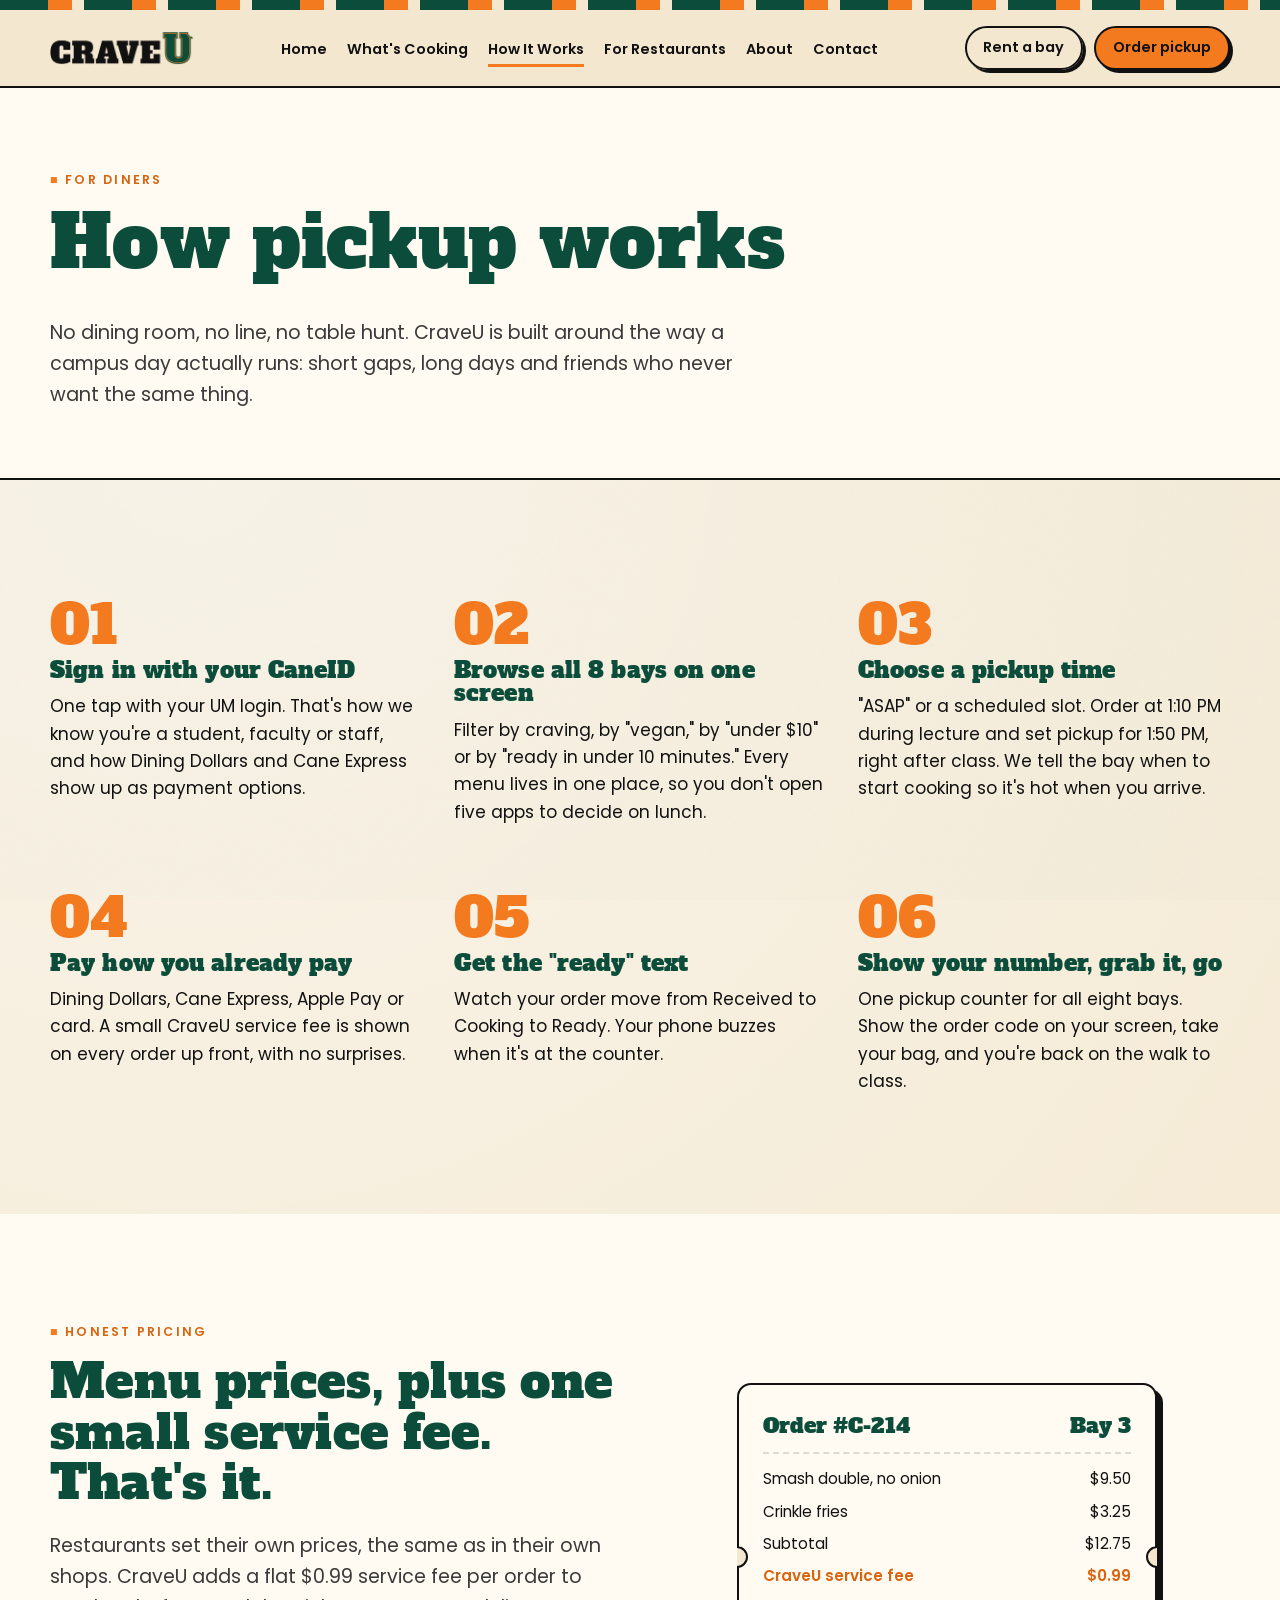
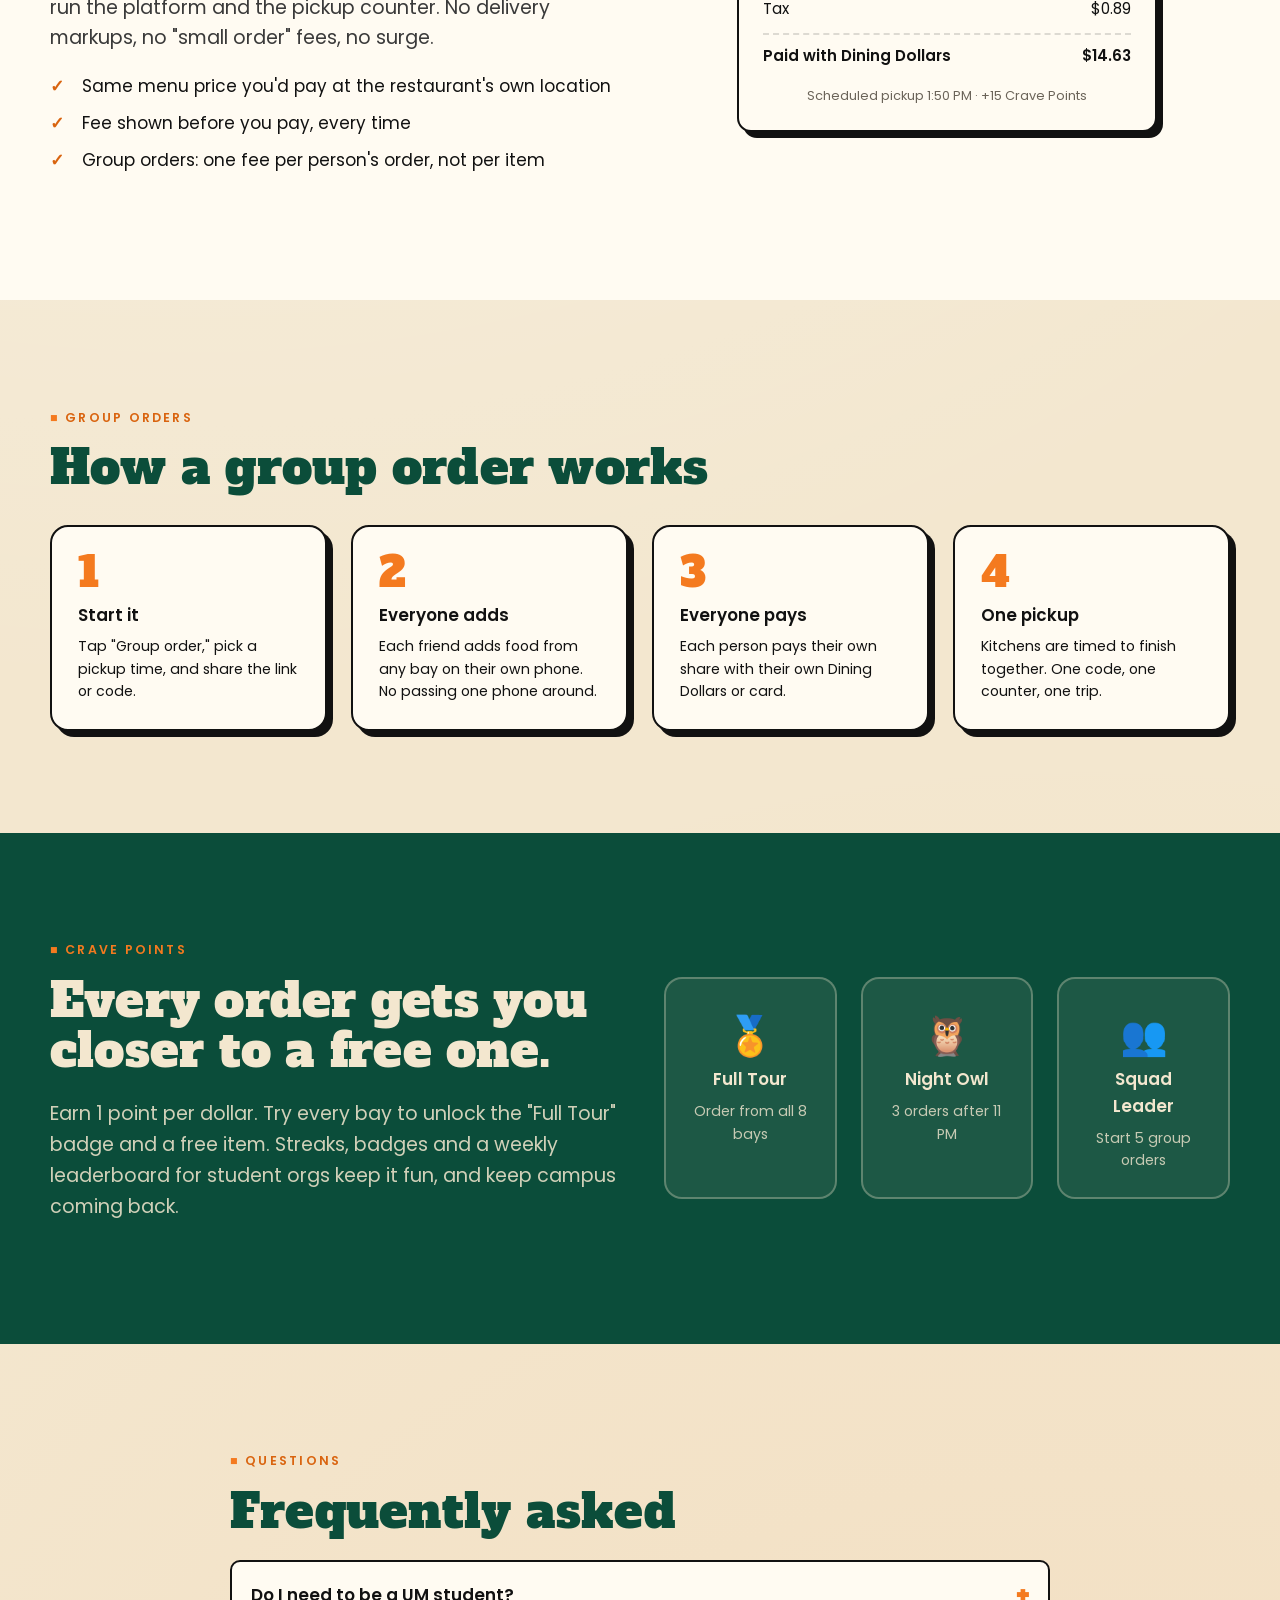
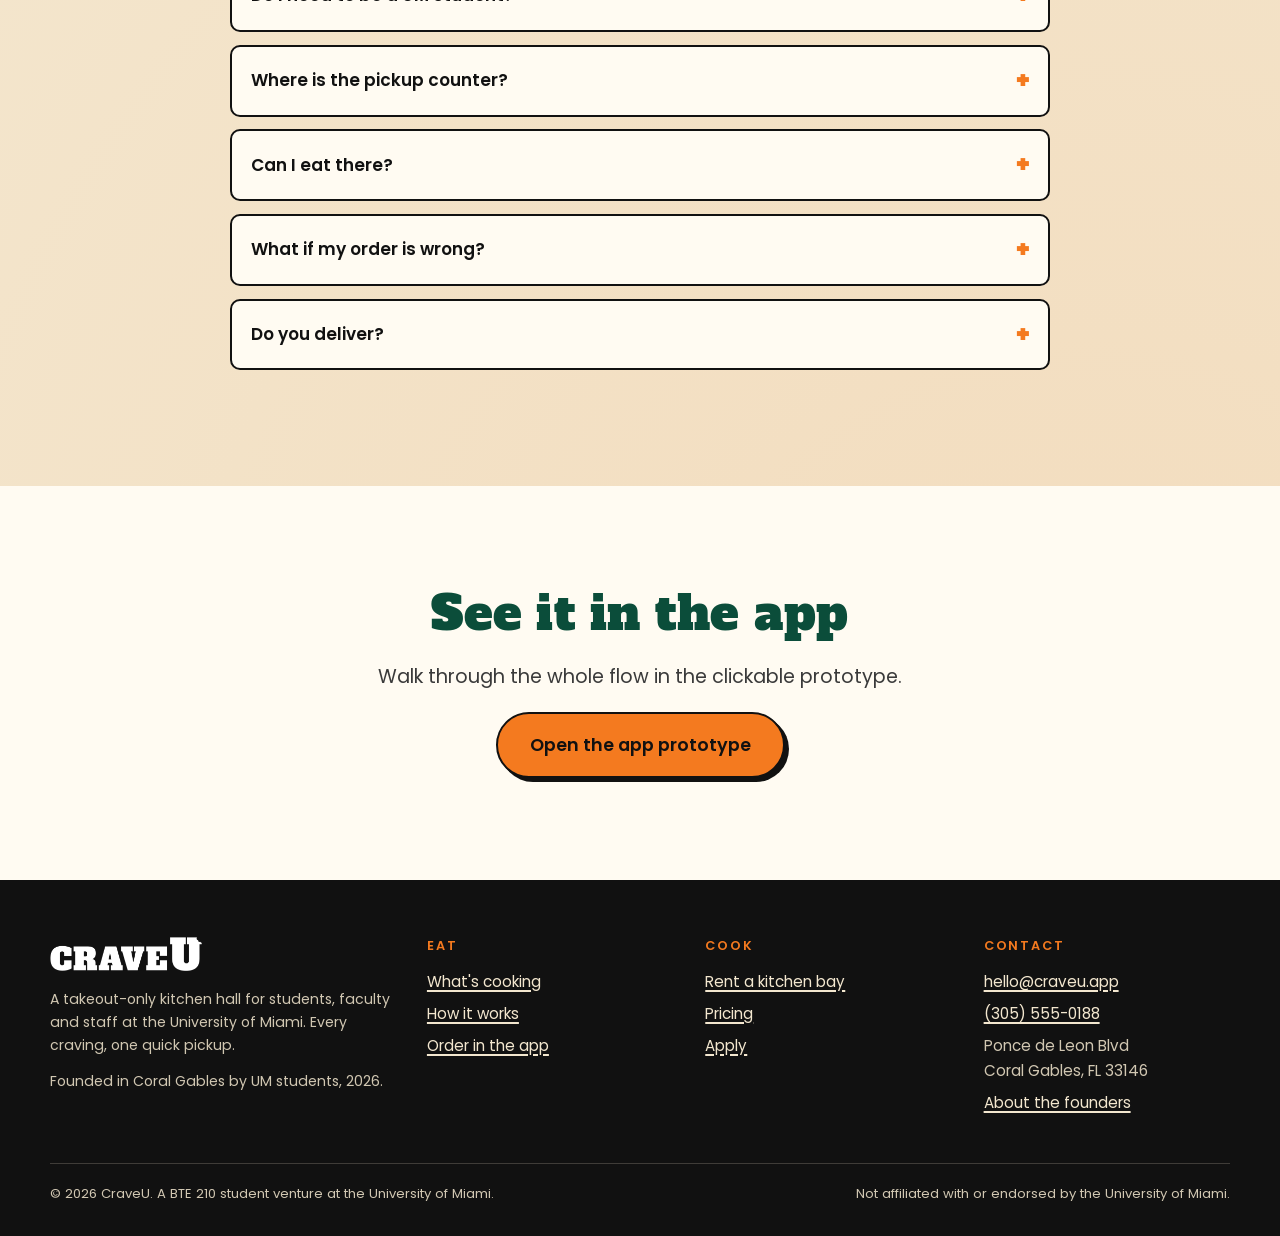
<file: how-it-works.html>
<!DOCTYPE html>
<html lang="en">
<head>
  <meta charset="UTF-8">
  <meta name="viewport" content="width=device-width, initial-scale=1.0">
  <title>How It Works — CraveU pickup at the University of Miami</title>
  <meta name="description" content="How CraveU pickup works: browse every bay, choose a pickup time around your classes, pay with Dining Dollars or card, and grab your food at one counter.">
  <link rel="icon" type="image/png" href="assets/favicon.png">
  <link rel="preconnect" href="https://fonts.googleapis.com">
  <link rel="preconnect" href="https://fonts.gstatic.com" crossorigin>
  <link href="https://fonts.googleapis.com/css2?family=Alfa+Slab+One&family=Poppins:wght@400;500;600;700&display=swap" rel="stylesheet">
  <link rel="stylesheet" href="css/site.css">
</head>
<body>
  <a class="skip" href="#main">Skip to content</a>
  <div class="stripe"></div>
  <header class="site-header">
    <nav class="wrap nav" aria-label="Main">
      <a class="nav__logo" href="index.html" aria-label="CraveU home"><img src="assets/logo.png" alt="CraveU"></a>
      <button class="nav__toggle" aria-label="Open menu" aria-expanded="false" aria-controls="nav-links"><span></span><span></span><span></span></button>
      <ul class="nav__links" id="nav-links">
        <li><a href="index.html">Home</a></li>
        <li><a href="restaurants.html">What's Cooking</a></li>
        <li><a href="how-it-works.html">How It Works</a></li>
        <li><a href="partners.html">For Restaurants</a></li>
        <li><a href="about.html">About</a></li>
        <li><a href="contact.html">Contact</a></li>
      </ul>
      <div class="nav__cta">
        <a class="btn btn--ghost btn--sm" href="partners.html">Rent a bay</a>
        <a class="btn btn--sm" href="app/">Order pickup</a>
      </div>
    </nav>
  </header>

  <main id="main">
    <section class="page-head">
      <div class="wrap">
        <span class="eyebrow">For diners</span>
        <h1>How pickup works</h1>
        <p class="lead">No dining room, no line, no table hunt. CraveU is built around the way a campus day actually runs: short gaps, long days and friends who never want the same thing.</p>
      </div>
    </section>

    <section class="section">
      <div class="wrap">
        <div class="steps">
          <div class="step reveal">
            <h3>Sign in with your CaneID</h3>
            <p>One tap with your UM login. That's how we know you're a student, faculty or staff, and how Dining Dollars and Cane Express show up as payment options.</p>
          </div>
          <div class="step reveal" data-delay="1">
            <h3>Browse all 8 bays on one screen</h3>
            <p>Filter by craving, by "vegan," by "under $10" or by "ready in under 10 minutes." Every menu lives in one place, so you don't open five apps to decide on lunch.</p>
          </div>
          <div class="step reveal" data-delay="2">
            <h3>Choose a pickup time</h3>
            <p>"ASAP" or a scheduled slot. Order at 1:10 PM during lecture and set pickup for 1:50 PM, right after class. We tell the bay when to start cooking so it's hot when you arrive.</p>
          </div>
          <div class="step reveal">
            <h3>Pay how you already pay</h3>
            <p>Dining Dollars, Cane Express, Apple Pay or card. A small CraveU service fee is shown on every order up front, with no surprises.</p>
          </div>
          <div class="step reveal" data-delay="1">
            <h3>Get the "ready" text</h3>
            <p>Watch your order move from Received to Cooking to Ready. Your phone buzzes when it's at the counter.</p>
          </div>
          <div class="step reveal" data-delay="2">
            <h3>Show your number, grab it, go</h3>
            <p>One pickup counter for all eight bays. Show the order code on your screen, take your bag, and you're back on the walk to class.</p>
          </div>
        </div>
      </div>
    </section>

    <section class="section section--paper">
      <div class="wrap split split--rev">
        <div class="reveal">
          <div class="ticket" style="margin-inline:auto;">
            <div class="ticket__head"><span>Order #C-214</span><span>Bay 3</span></div>
            <div class="ticket__row"><span>Smash double, no onion</span><span>$9.50</span></div>
            <div class="ticket__row"><span>Crinkle fries</span><span>$3.25</span></div>
            <div class="ticket__row"><span>Subtotal</span><span>$12.75</span></div>
            <div class="ticket__row"><span class="hl">CraveU service fee</span><span class="hl">$0.99</span></div>
            <div class="ticket__row"><span>Tax</span><span>$0.89</span></div>
            <div class="ticket__row total"><span>Paid with Dining Dollars</span><span>$14.63</span></div>
            <div class="ticket__foot">Scheduled pickup 1:50 PM · +15 Crave Points</div>
          </div>
        </div>
        <div class="reveal" data-delay="1">
          <span class="eyebrow">Honest pricing</span>
          <h2>Menu prices, plus one small service fee. That's it.</h2>
          <p class="lead">Restaurants set their own prices, the same as in their own shops. CraveU adds a flat $0.99 service fee per order to run the platform and the pickup counter. No delivery markups, no "small order" fees, no surge.</p>
          <ul class="checks">
            <li>Same menu price you'd pay at the restaurant's own location</li>
            <li>Fee shown before you pay, every time</li>
            <li>Group orders: one fee per person's order, not per item</li>
          </ul>
        </div>
      </div>
    </section>

    <section class="section">
      <div class="wrap">
        <span class="eyebrow">Group orders</span>
        <h2>How a group order works</h2>
        <div class="grid grid--4 mt-2">
          <div class="card reveal"><span class="card__num">1</span><h4>Start it</h4><p class="small mb-0">Tap "Group order," pick a pickup time, and share the link or code.</p></div>
          <div class="card reveal" data-delay="1"><span class="card__num">2</span><h4>Everyone adds</h4><p class="small mb-0">Each friend adds food from any bay on their own phone. No passing one phone around.</p></div>
          <div class="card reveal" data-delay="2"><span class="card__num">3</span><h4>Everyone pays</h4><p class="small mb-0">Each person pays their own share with their own Dining Dollars or card.</p></div>
          <div class="card reveal" data-delay="3"><span class="card__num">4</span><h4>One pickup</h4><p class="small mb-0">Kitchens are timed to finish together. One code, one counter, one trip.</p></div>
        </div>
      </div>
    </section>

    <section class="section section--green">
      <div class="wrap split">
        <div class="reveal">
          <span class="eyebrow">Crave Points</span>
          <h2>Every order gets you closer to a free one.</h2>
          <p class="lead">Earn 1 point per dollar. Try every bay to unlock the "Full Tour" badge and a free item. Streaks, badges and a weekly leaderboard for student orgs keep it fun, and keep campus coming back.</p>
        </div>
        <div class="grid grid--3 reveal" data-delay="1">
          <div class="card card--flat center" style="background:rgba(243,231,207,0.08); border-color:rgba(243,231,207,0.3); color:var(--cream);"><div style="font-size:2.4rem;">🏅</div><h4 style="color:var(--cream);">Full Tour</h4><p class="small mb-0" style="color:rgba(243,231,207,0.8);">Order from all 8 bays</p></div>
          <div class="card card--flat center" style="background:rgba(243,231,207,0.08); border-color:rgba(243,231,207,0.3); color:var(--cream);"><div style="font-size:2.4rem;">🦉</div><h4 style="color:var(--cream);">Night Owl</h4><p class="small mb-0" style="color:rgba(243,231,207,0.8);">3 orders after 11 PM</p></div>
          <div class="card card--flat center" style="background:rgba(243,231,207,0.08); border-color:rgba(243,231,207,0.3); color:var(--cream);"><div style="font-size:2.4rem;">👥</div><h4 style="color:var(--cream);">Squad Leader</h4><p class="small mb-0" style="color:rgba(243,231,207,0.8);">Start 5 group orders</p></div>
        </div>
      </div>
    </section>

    <section class="section">
      <div class="wrap faq" style="max-width:820px;">
        <span class="eyebrow">Questions</span>
        <h2>Frequently asked</h2>
        <details><summary>Do I need to be a UM student?</summary><div class="faq__body">No. Anyone can order. Students, faculty and staff sign in with their CaneID to unlock Dining Dollars and Cane Express. Visitors can check out as a guest with Apple Pay or a card.</div></details>
        <details><summary>Where is the pickup counter?</summary><div class="faq__body">Inside the CraveU hall on Ponce de Leon Blvd, directly across from the Coral Gables campus. Walk in, look for the orange counter, show your order code.</div></details>
        <details><summary>Can I eat there?</summary><div class="faq__body">CraveU is takeout-only. There are a few standing shelves for a quick bite, but it's designed for you to grab your food and take it to class, the library, the lake or your dorm.</div></details>
        <details><summary>What if my order is wrong?</summary><div class="faq__body">Tap "Something wrong?" on the order screen and the counter team will fix it on the spot or refund the item to your original payment method. No forms, no email chains.</div></details>
        <details><summary>Do you deliver?</summary><div class="faq__body">Not yet. We're focused on making pickup faster than anything else on campus. Dorm delivery is on the roadmap once bays are full.</div></details>
      </div>
    </section>

    <section class="section section--paper center">
      <div class="wrap">
        <h2>See it in the app</h2>
        <p class="lead">Walk through the whole flow in the clickable prototype.</p>
        <a class="btn btn--lg" href="app/">Open the app prototype</a>
      </div>
    </section>
  </main>

  <footer class="site-footer">
    <div class="wrap">
      <div class="footer__grid">
        <div>
          <a class="footer__logo" href="index.html" aria-label="CraveU home"><img src="assets/logo.png" alt="CraveU"></a>
          <p class="mt-1 small">A takeout-only kitchen hall for students, faculty and staff at the University of Miami. Every craving, one quick pickup.</p>
          <p class="small">Founded in Coral Gables by UM students, 2026.</p>
        </div>
        <div><h4>Eat</h4><ul><li><a href="restaurants.html">What's cooking</a></li><li><a href="how-it-works.html">How it works</a></li><li><a href="app/">Order in the app</a></li></ul></div>
        <div><h4>Cook</h4><ul><li><a href="partners.html">Rent a kitchen bay</a></li><li><a href="partners.html#pricing">Pricing</a></li><li><a href="partners.html#apply">Apply</a></li></ul></div>
        <div><h4>Contact</h4><ul><li><a href="mailto:hello@craveu.app">hello@craveu.app</a></li><li><a href="tel:+13055550188">(305) 555-0188</a></li><li>Ponce de Leon Blvd<br>Coral Gables, FL 33146</li><li><a href="about.html">About the founders</a></li></ul></div>
      </div>
      <div class="footer__bottom">
        <span>© <span data-year>2026</span> CraveU. A BTE 210 student venture at the University of Miami.</span>
        <span>Not affiliated with or endorsed by the University of Miami.</span>
      </div>
    </div>
  </footer>
  <script src="js/site.js"></script>
</body>
</html>
</file>
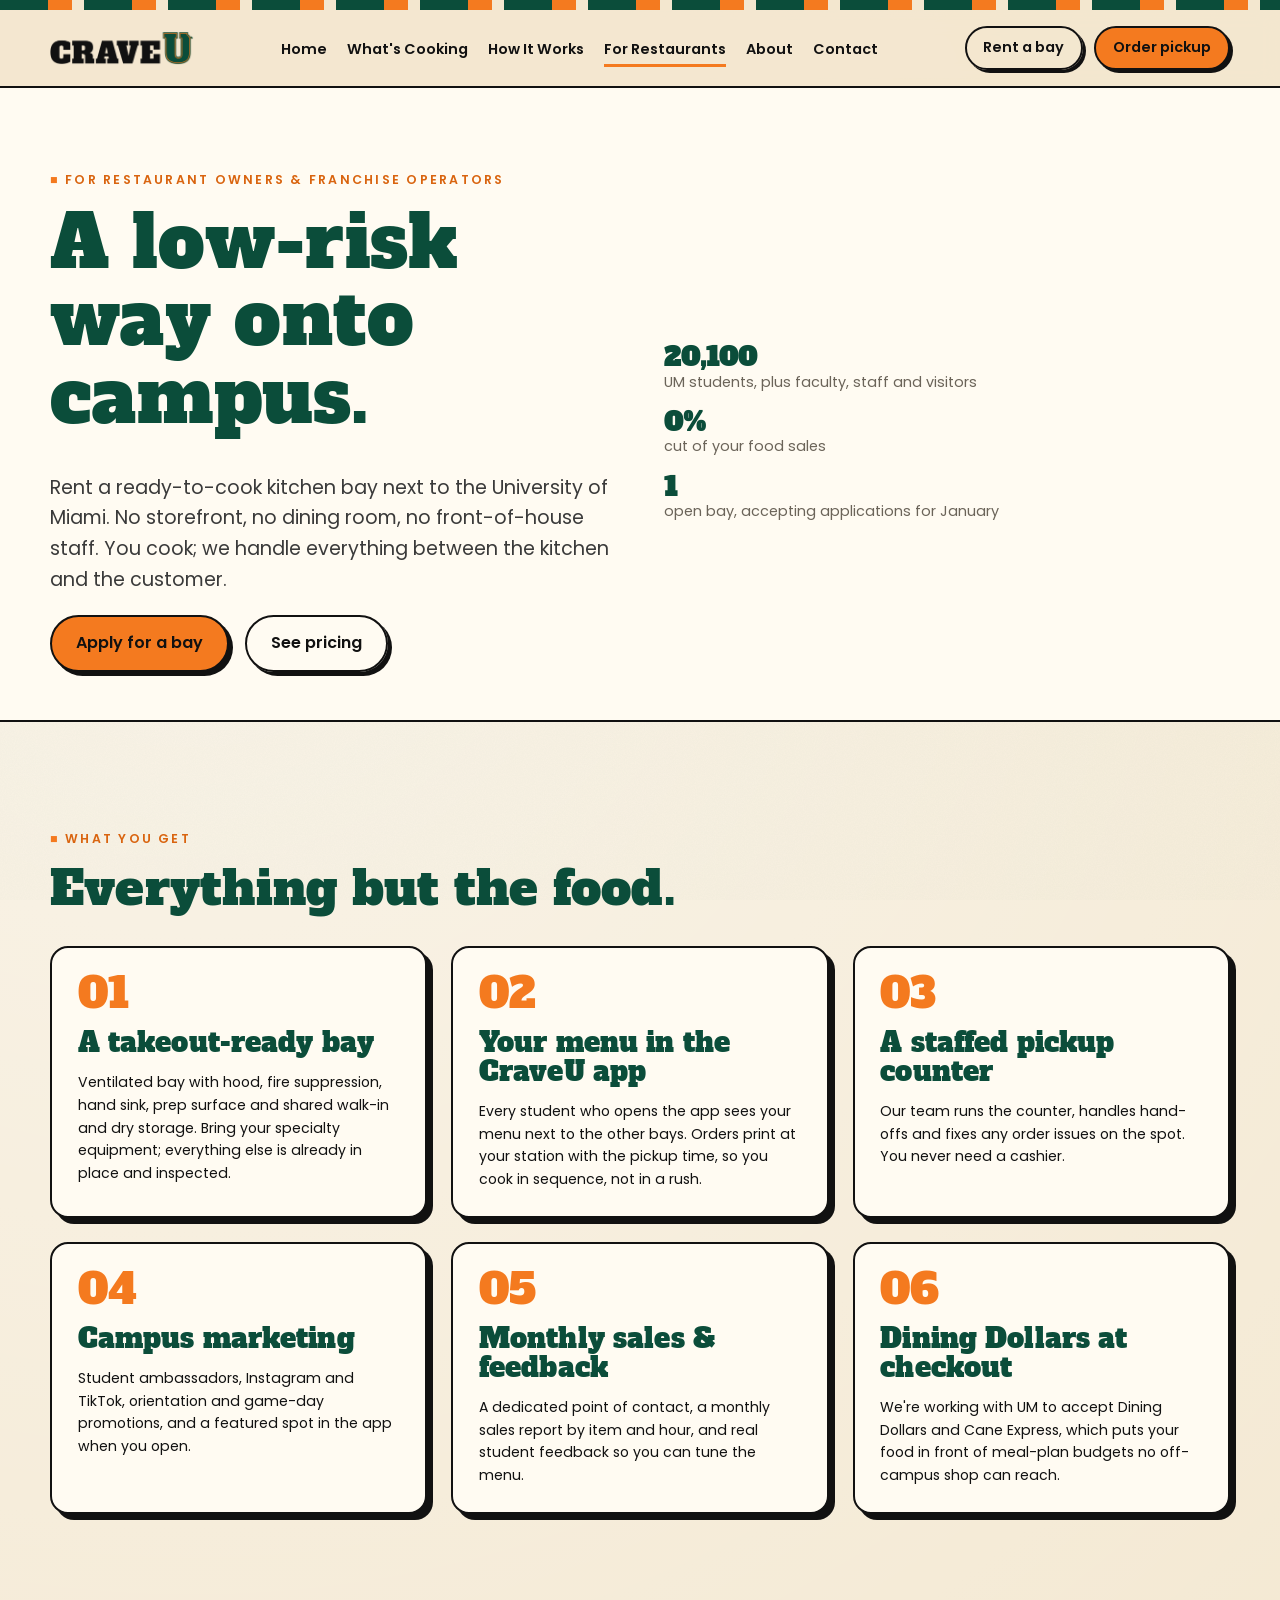
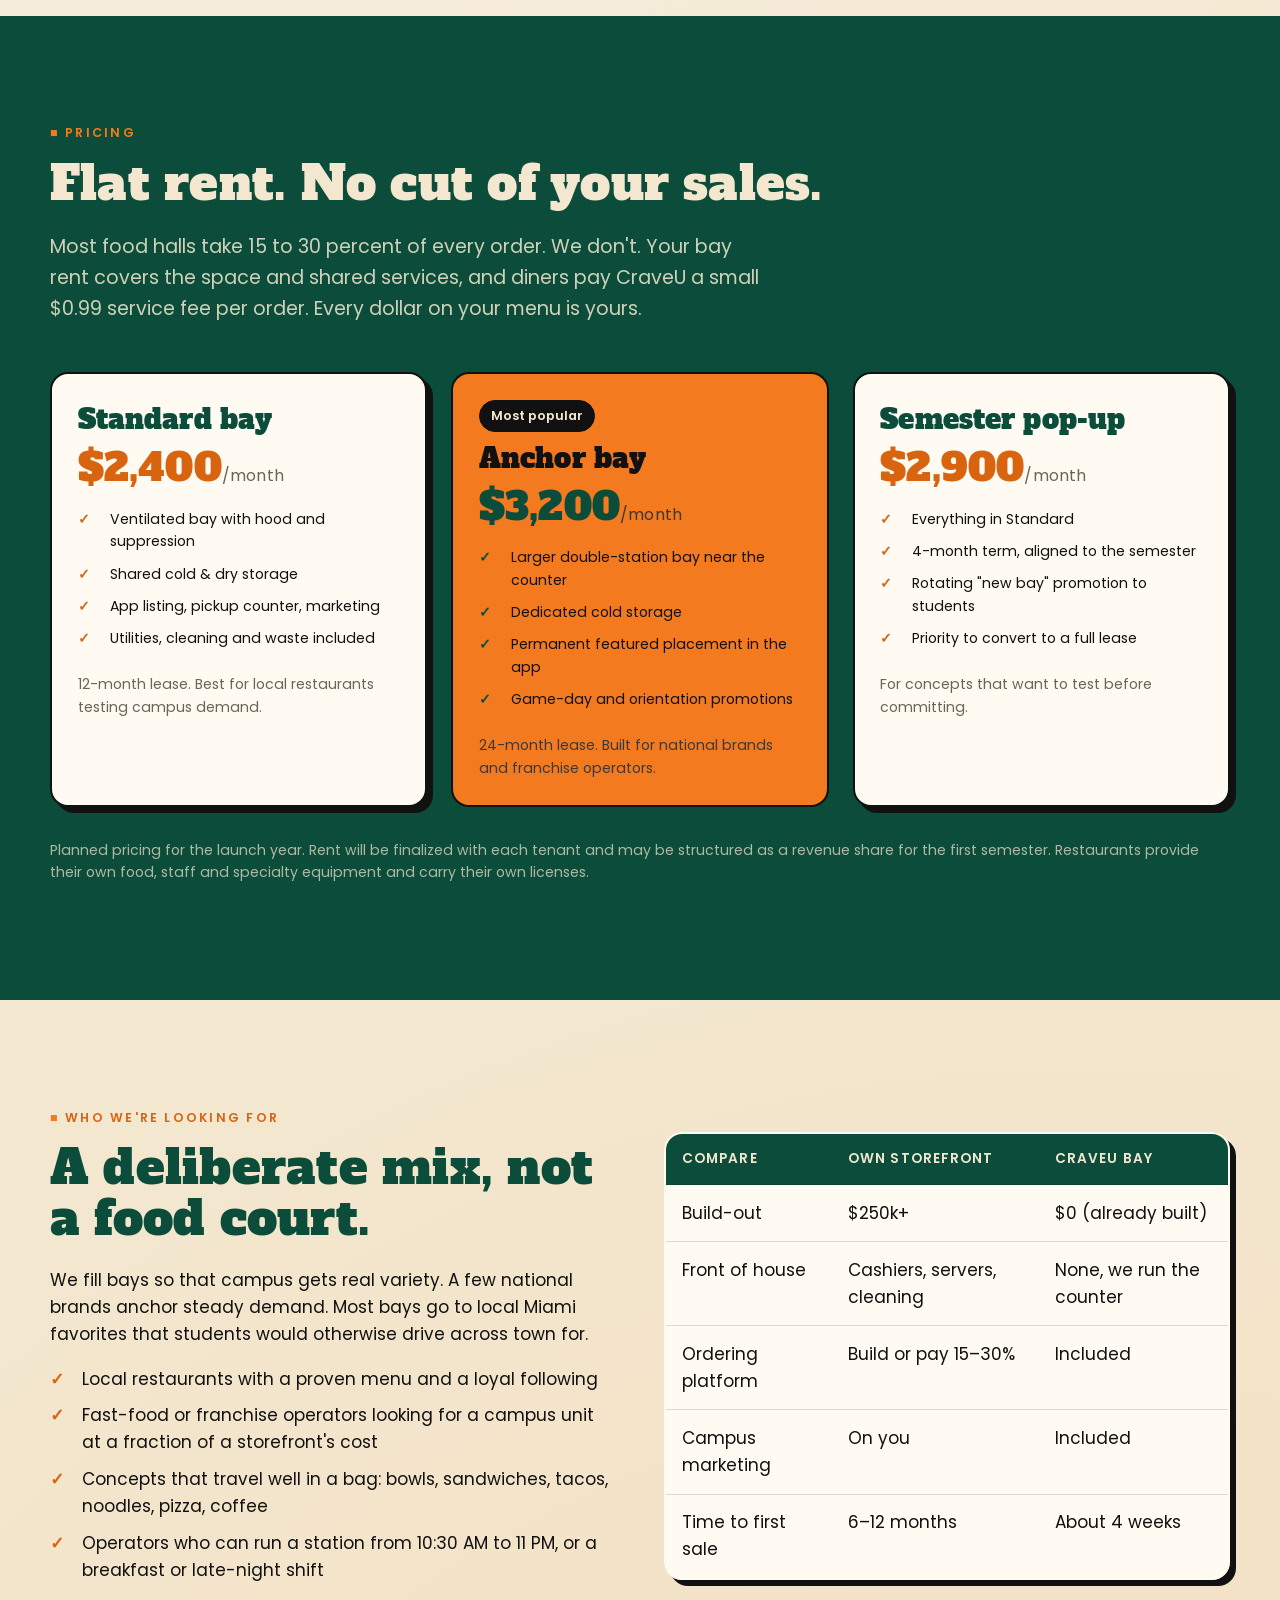
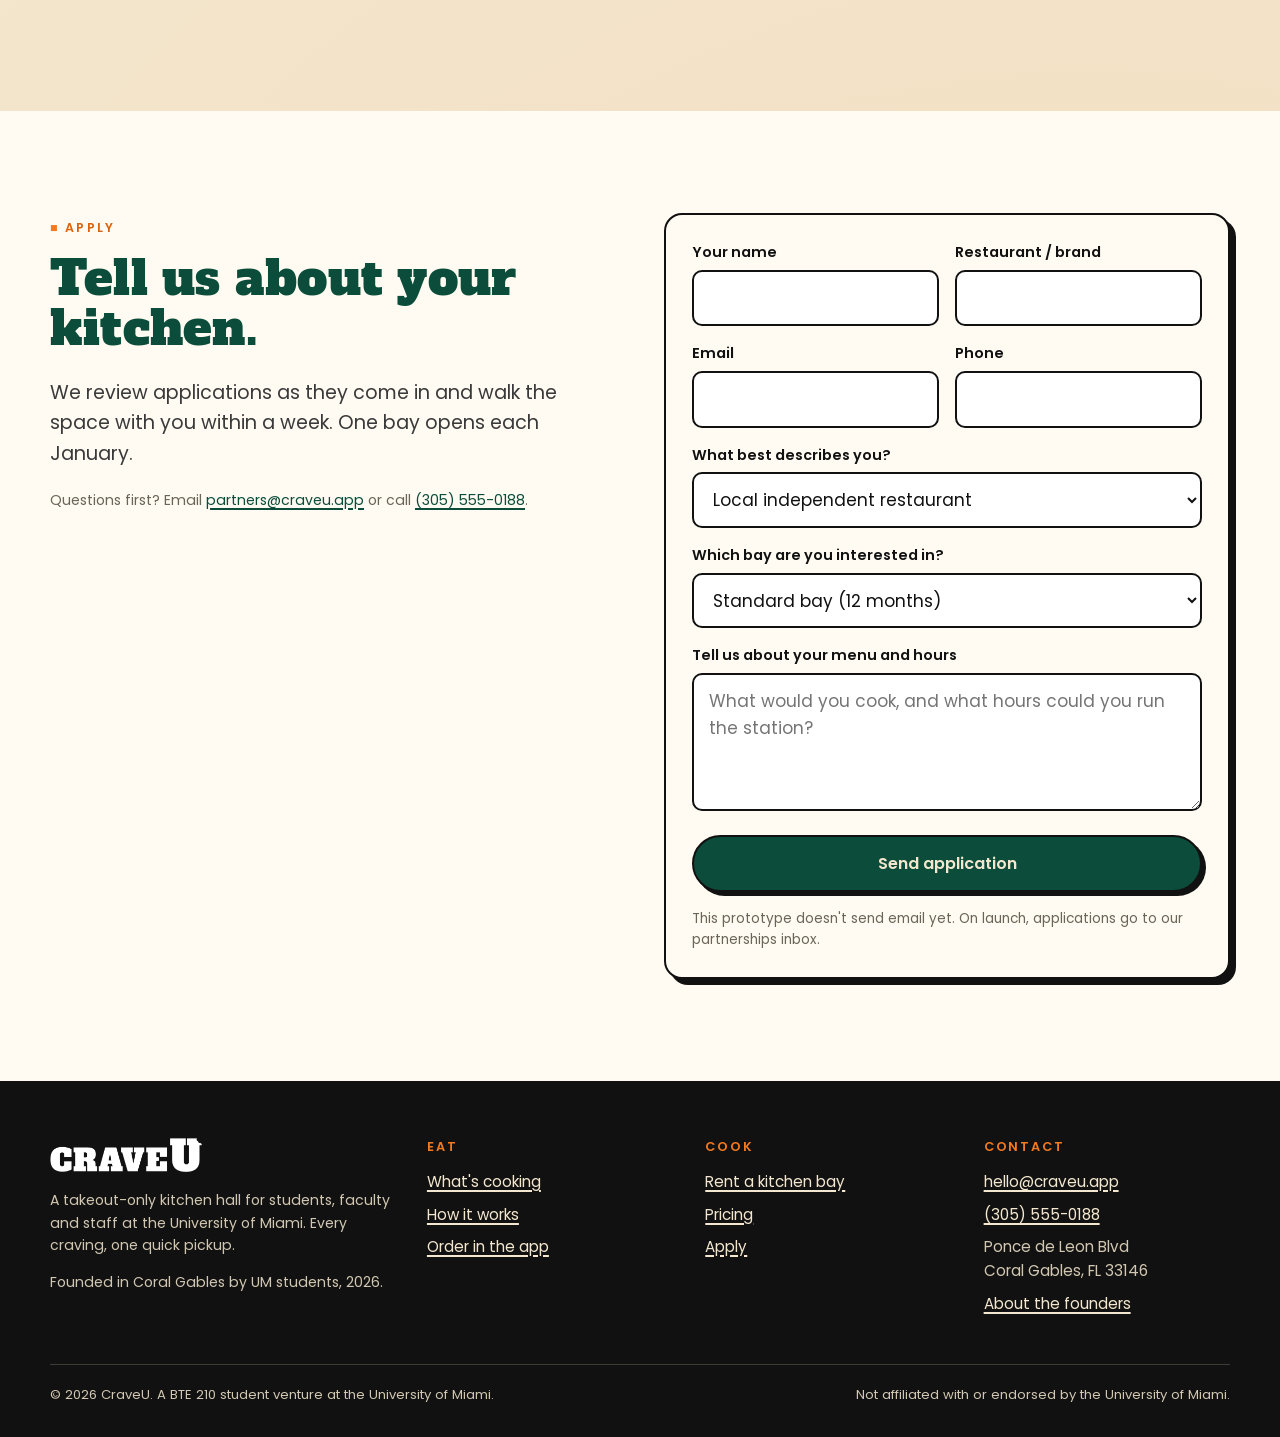
<file: partners.html>
<!DOCTYPE html>
<html lang="en">
<head>
  <meta charset="UTF-8">
  <meta name="viewport" content="width=device-width, initial-scale=1.0">
  <title>For Restaurants — Rent a kitchen bay at CraveU, University of Miami</title>
  <meta name="description" content="Rent a takeout-ready kitchen bay steps from the University of Miami. Reach 20,000 students without a storefront. Flat monthly rent, 0% cut of your food sales.">
  <link rel="icon" type="image/png" href="assets/favicon.png">
  <link rel="preconnect" href="https://fonts.googleapis.com">
  <link rel="preconnect" href="https://fonts.gstatic.com" crossorigin>
  <link href="https://fonts.googleapis.com/css2?family=Alfa+Slab+One&family=Poppins:wght@400;500;600;700&display=swap" rel="stylesheet">
  <link rel="stylesheet" href="css/site.css">
</head>
<body>
  <a class="skip" href="#main">Skip to content</a>
  <div class="stripe"></div>
  <header class="site-header">
    <nav class="wrap nav" aria-label="Main">
      <a class="nav__logo" href="index.html" aria-label="CraveU home"><img src="assets/logo.png" alt="CraveU"></a>
      <button class="nav__toggle" aria-label="Open menu" aria-expanded="false" aria-controls="nav-links"><span></span><span></span><span></span></button>
      <ul class="nav__links" id="nav-links">
        <li><a href="index.html">Home</a></li>
        <li><a href="restaurants.html">What's Cooking</a></li>
        <li><a href="how-it-works.html">How It Works</a></li>
        <li><a href="partners.html">For Restaurants</a></li>
        <li><a href="about.html">About</a></li>
        <li><a href="contact.html">Contact</a></li>
      </ul>
      <div class="nav__cta">
        <a class="btn btn--ghost btn--sm" href="partners.html">Rent a bay</a>
        <a class="btn btn--sm" href="app/">Order pickup</a>
      </div>
    </nav>
  </header>

  <main id="main">
    <section class="page-head">
      <div class="wrap split">
        <div>
          <span class="eyebrow">For restaurant owners &amp; franchise operators</span>
          <h1>A low-risk way onto campus.</h1>
          <p class="lead">Rent a ready-to-cook kitchen bay next to the University of Miami. No storefront, no dining room, no front-of-house staff. You cook; we handle everything between the kitchen and the customer.</p>
          <div class="btn-row">
            <a class="btn" href="#apply">Apply for a bay</a>
            <a class="btn btn--ghost" href="#pricing">See pricing</a>
          </div>
        </div>
        <div class="hero__meta" style="flex-direction:column; gap:1rem;">
          <div><strong>20,100</strong> UM students, plus faculty, staff and visitors</div>
          <div><strong>0%</strong> cut of your food sales</div>
          <div><strong>1</strong> open bay, accepting applications for January</div>
        </div>
      </div>
    </section>

    <section class="section">
      <div class="wrap">
        <span class="eyebrow">What you get</span>
        <h2>Everything but the food.</h2>
        <div class="grid grid--3 mt-2">
          <div class="card reveal"><span class="card__num">01</span><h3>A takeout-ready bay</h3><p class="small mb-0">Ventilated bay with hood, fire suppression, hand sink, prep surface and shared walk-in and dry storage. Bring your specialty equipment; everything else is already in place and inspected.</p></div>
          <div class="card reveal" data-delay="1"><span class="card__num">02</span><h3>Your menu in the CraveU app</h3><p class="small mb-0">Every student who opens the app sees your menu next to the other bays. Orders print at your station with the pickup time, so you cook in sequence, not in a rush.</p></div>
          <div class="card reveal" data-delay="2"><span class="card__num">03</span><h3>A staffed pickup counter</h3><p class="small mb-0">Our team runs the counter, handles hand-offs and fixes any order issues on the spot. You never need a cashier.</p></div>
          <div class="card reveal"><span class="card__num">04</span><h3>Campus marketing</h3><p class="small mb-0">Student ambassadors, Instagram and TikTok, orientation and game-day promotions, and a featured spot in the app when you open.</p></div>
          <div class="card reveal" data-delay="1"><span class="card__num">05</span><h3>Monthly sales &amp; feedback</h3><p class="small mb-0">A dedicated point of contact, a monthly sales report by item and hour, and real student feedback so you can tune the menu.</p></div>
          <div class="card reveal" data-delay="2"><span class="card__num">06</span><h3>Dining Dollars at checkout</h3><p class="small mb-0">We're working with UM to accept Dining Dollars and Cane Express, which puts your food in front of meal-plan budgets no off-campus shop can reach.</p></div>
        </div>
      </div>
    </section>

    <section class="section section--green" id="pricing">
      <div class="wrap">
        <span class="eyebrow">Pricing</span>
        <h2>Flat rent. No cut of your sales.</h2>
        <p class="lead">Most food halls take 15 to 30 percent of every order. We don't. Your bay rent covers the space and shared services, and diners pay CraveU a small $0.99 service fee per order. Every dollar on your menu is yours.</p>
        <div class="grid grid--3 mt-3">
          <div class="card reveal" style="background:var(--paper); color:var(--ink);">
            <h3 style="color:var(--green);">Standard bay</h3>
            <div class="display" style="font-size:2.4rem; color:var(--orange-deep);">$2,400<span style="font-size:1rem; font-family:var(--font-body); color:var(--muted);">/month</span></div>
            <ul class="checks small mt-1">
              <li>Ventilated bay with hood and suppression</li>
              <li>Shared cold &amp; dry storage</li>
              <li>App listing, pickup counter, marketing</li>
              <li>Utilities, cleaning and waste included</li>
            </ul>
            <p class="small muted mb-0">12-month lease. Best for local restaurants testing campus demand.</p>
          </div>
          <div class="card card--orange reveal" data-delay="1">
            <span class="pill" style="background:var(--ink); color:var(--cream); border-color:var(--ink);">Most popular</span>
            <h3 style="color:var(--ink);">Anchor bay</h3>
            <div class="display" style="font-size:2.4rem; color:var(--green);">$3,200<span style="font-size:1rem; font-family:var(--font-body); color:var(--ink-soft);">/month</span></div>
            <ul class="checks small mt-1" style="--check:var(--green);">
              <li>Larger double-station bay near the counter</li>
              <li>Dedicated cold storage</li>
              <li>Permanent featured placement in the app</li>
              <li>Game-day and orientation promotions</li>
            </ul>
            <p class="small mb-0" style="color:var(--ink-soft);">24-month lease. Built for national brands and franchise operators.</p>
          </div>
          <div class="card reveal" data-delay="2" style="background:var(--paper); color:var(--ink);">
            <h3 style="color:var(--green);">Semester pop-up</h3>
            <div class="display" style="font-size:2.4rem; color:var(--orange-deep);">$2,900<span style="font-size:1rem; font-family:var(--font-body); color:var(--muted);">/month</span></div>
            <ul class="checks small mt-1">
              <li>Everything in Standard</li>
              <li>4-month term, aligned to the semester</li>
              <li>Rotating "new bay" promotion to students</li>
              <li>Priority to convert to a full lease</li>
            </ul>
            <p class="small muted mb-0">For concepts that want to test before committing.</p>
          </div>
        </div>
        <p class="small mt-2" style="color:rgba(243,231,207,0.7);">Planned pricing for the launch year. Rent will be finalized with each tenant and may be structured as a revenue share for the first semester. Restaurants provide their own food, staff and specialty equipment and carry their own licenses.</p>
      </div>
    </section>

    <section class="section">
      <div class="wrap split">
        <div class="reveal">
          <span class="eyebrow">Who we're looking for</span>
          <h2>A deliberate mix, not a food court.</h2>
          <p>We fill bays so that campus gets real variety. A few national brands anchor steady demand. Most bays go to local Miami favorites that students would otherwise drive across town for.</p>
          <ul class="checks">
            <li>Local restaurants with a proven menu and a loyal following</li>
            <li>Fast-food or franchise operators looking for a campus unit at a fraction of a storefront's cost</li>
            <li>Concepts that travel well in a bag: bowls, sandwiches, tacos, noodles, pizza, coffee</li>
            <li>Operators who can run a station from 10:30 AM to 11 PM, or a breakfast or late-night shift</li>
          </ul>
        </div>
        <div class="reveal" data-delay="1">
          <div class="table-wrap">
            <table class="table">
              <thead><tr><th>Compare</th><th>Own storefront</th><th>CraveU bay</th></tr></thead>
              <tbody>
                <tr><td>Build-out</td><td>$250k+</td><td>$0 (already built)</td></tr>
                <tr><td>Front of house</td><td>Cashiers, servers, cleaning</td><td>None, we run the counter</td></tr>
                <tr><td>Ordering platform</td><td>Build or pay 15–30%</td><td>Included</td></tr>
                <tr><td>Campus marketing</td><td>On you</td><td>Included</td></tr>
                <tr><td>Time to first sale</td><td>6–12 months</td><td>About 4 weeks</td></tr>
              </tbody>
            </table>
          </div>
        </div>
      </div>
    </section>

    <section class="section section--paper" id="apply">
      <div class="wrap split" style="align-items:start;">
        <div>
          <span class="eyebrow">Apply</span>
          <h2>Tell us about your kitchen.</h2>
          <p class="lead">We review applications as they come in and walk the space with you within a week. One bay opens each January.</p>
          <p class="small muted">Questions first? Email <a href="mailto:partners@craveu.app">partners@craveu.app</a> or call <a href="tel:+13055550188">(305) 555-0188</a>.</p>
        </div>
        <div>
          <form class="form card" data-demo>
            <div class="form__row">
              <div><label for="p-name">Your name</label><input id="p-name" name="name" required autocomplete="name"></div>
              <div><label for="p-rest">Restaurant / brand</label><input id="p-rest" name="restaurant" required></div>
            </div>
            <div class="form__row">
              <div><label for="p-email">Email</label><input id="p-email" type="email" name="email" required autocomplete="email"></div>
              <div><label for="p-phone">Phone</label><input id="p-phone" type="tel" name="phone" autocomplete="tel"></div>
            </div>
            <div><label for="p-type">What best describes you?</label>
              <select id="p-type" name="type">
                <option>Local independent restaurant</option>
                <option>Franchise operator</option>
                <option>Food truck / pop-up</option>
                <option>New concept</option>
              </select>
            </div>
            <div><label for="p-bay">Which bay are you interested in?</label>
              <select id="p-bay" name="bay">
                <option>Standard bay (12 months)</option>
                <option>Anchor bay (24 months)</option>
                <option>Semester pop-up (4 months)</option>
              </select>
            </div>
            <div><label for="p-menu">Tell us about your menu and hours</label><textarea id="p-menu" name="menu" rows="4" placeholder="What would you cook, and what hours could you run the station?"></textarea></div>
            <button class="btn btn--green" type="submit">Send application</button>
            <p class="form__note mb-0">This prototype doesn't send email yet. On launch, applications go to our partnerships inbox.</p>
          </form>
          <div class="form-success"><h3>Thanks, we'll be in touch.</h3><p class="mb-0">We review every application within a week and will reach out to schedule a walkthrough of the space.</p></div>
        </div>
      </div>
    </section>
  </main>

  <footer class="site-footer">
    <div class="wrap">
      <div class="footer__grid">
        <div>
          <a class="footer__logo" href="index.html" aria-label="CraveU home"><img src="assets/logo.png" alt="CraveU"></a>
          <p class="mt-1 small">A takeout-only kitchen hall for students, faculty and staff at the University of Miami. Every craving, one quick pickup.</p>
          <p class="small">Founded in Coral Gables by UM students, 2026.</p>
        </div>
        <div><h4>Eat</h4><ul><li><a href="restaurants.html">What's cooking</a></li><li><a href="how-it-works.html">How it works</a></li><li><a href="app/">Order in the app</a></li></ul></div>
        <div><h4>Cook</h4><ul><li><a href="partners.html">Rent a kitchen bay</a></li><li><a href="partners.html#pricing">Pricing</a></li><li><a href="partners.html#apply">Apply</a></li></ul></div>
        <div><h4>Contact</h4><ul><li><a href="mailto:hello@craveu.app">hello@craveu.app</a></li><li><a href="tel:+13055550188">(305) 555-0188</a></li><li>Ponce de Leon Blvd<br>Coral Gables, FL 33146</li><li><a href="about.html">About the founders</a></li></ul></div>
      </div>
      <div class="footer__bottom">
        <span>© <span data-year>2026</span> CraveU. A BTE 210 student venture at the University of Miami.</span>
        <span>Not affiliated with or endorsed by the University of Miami.</span>
      </div>
    </div>
  </footer>
  <script src="js/site.js"></script>
</body>
</html>
</file>
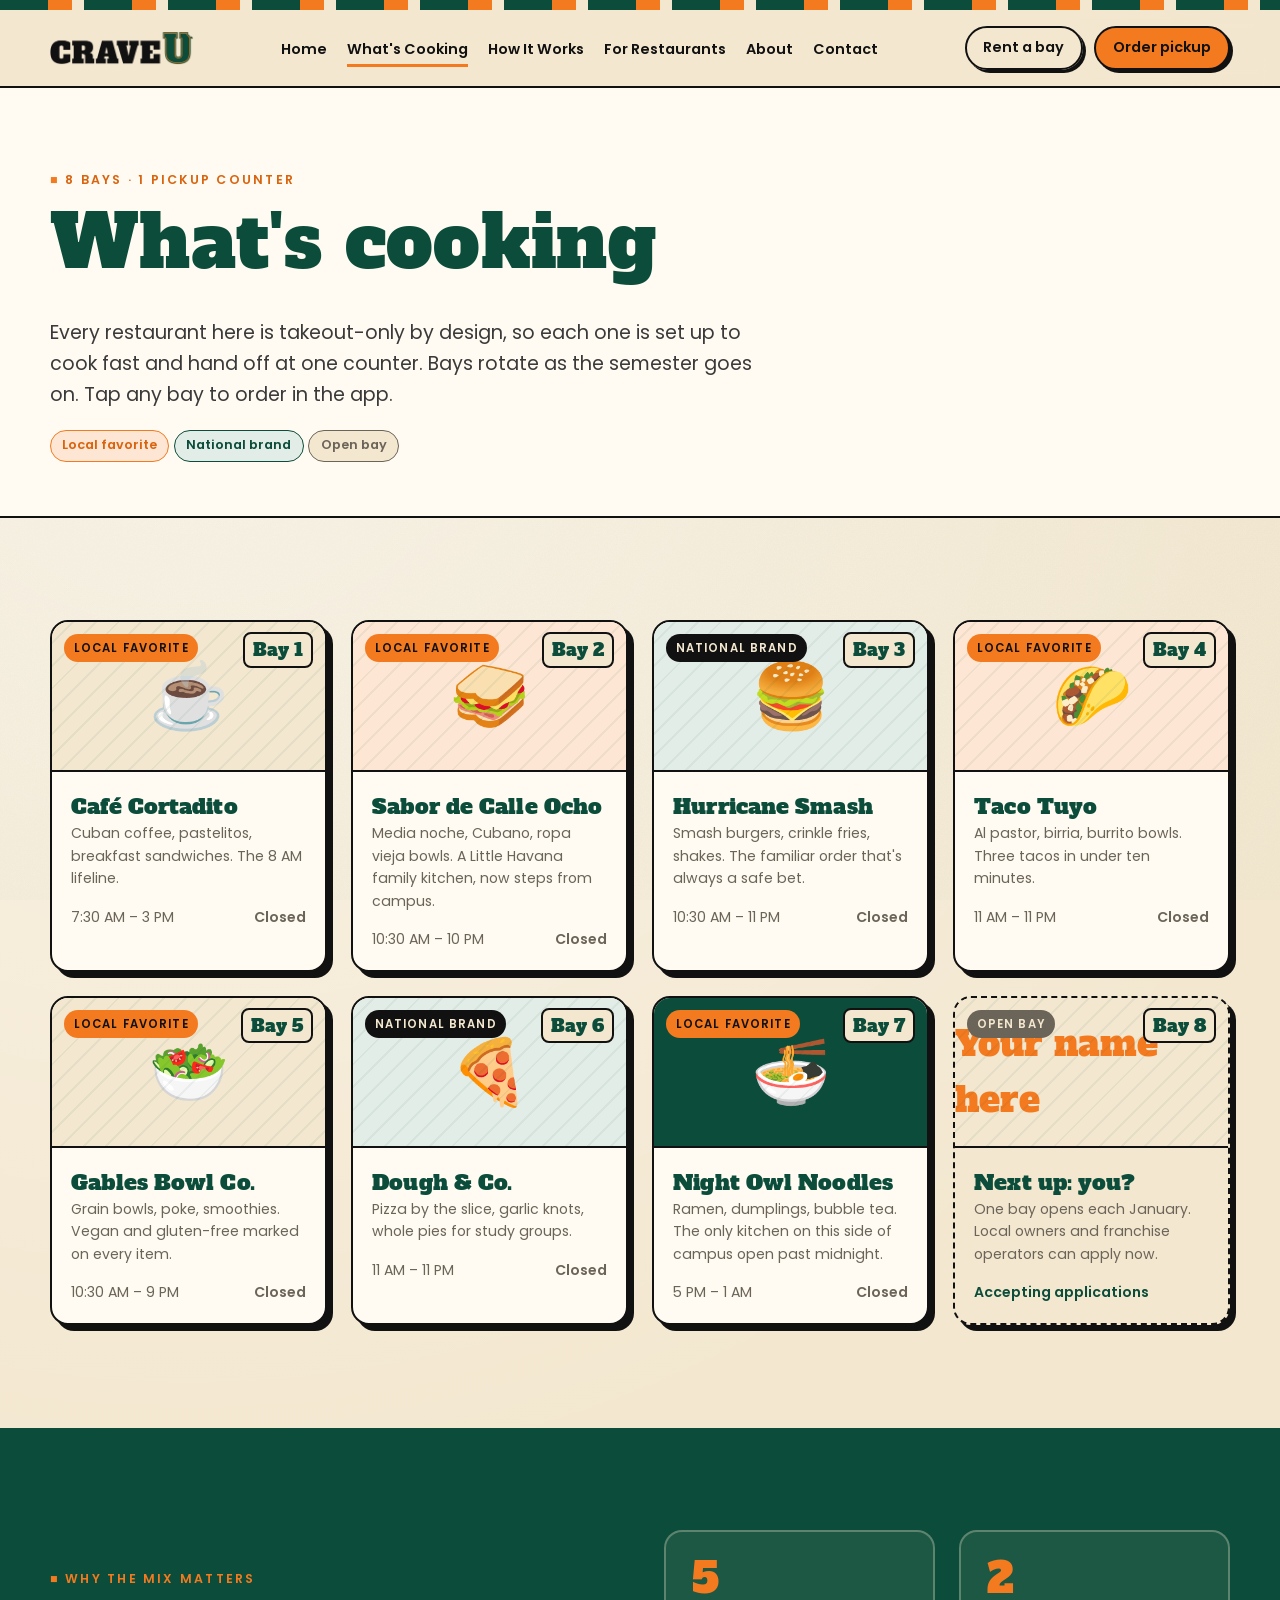
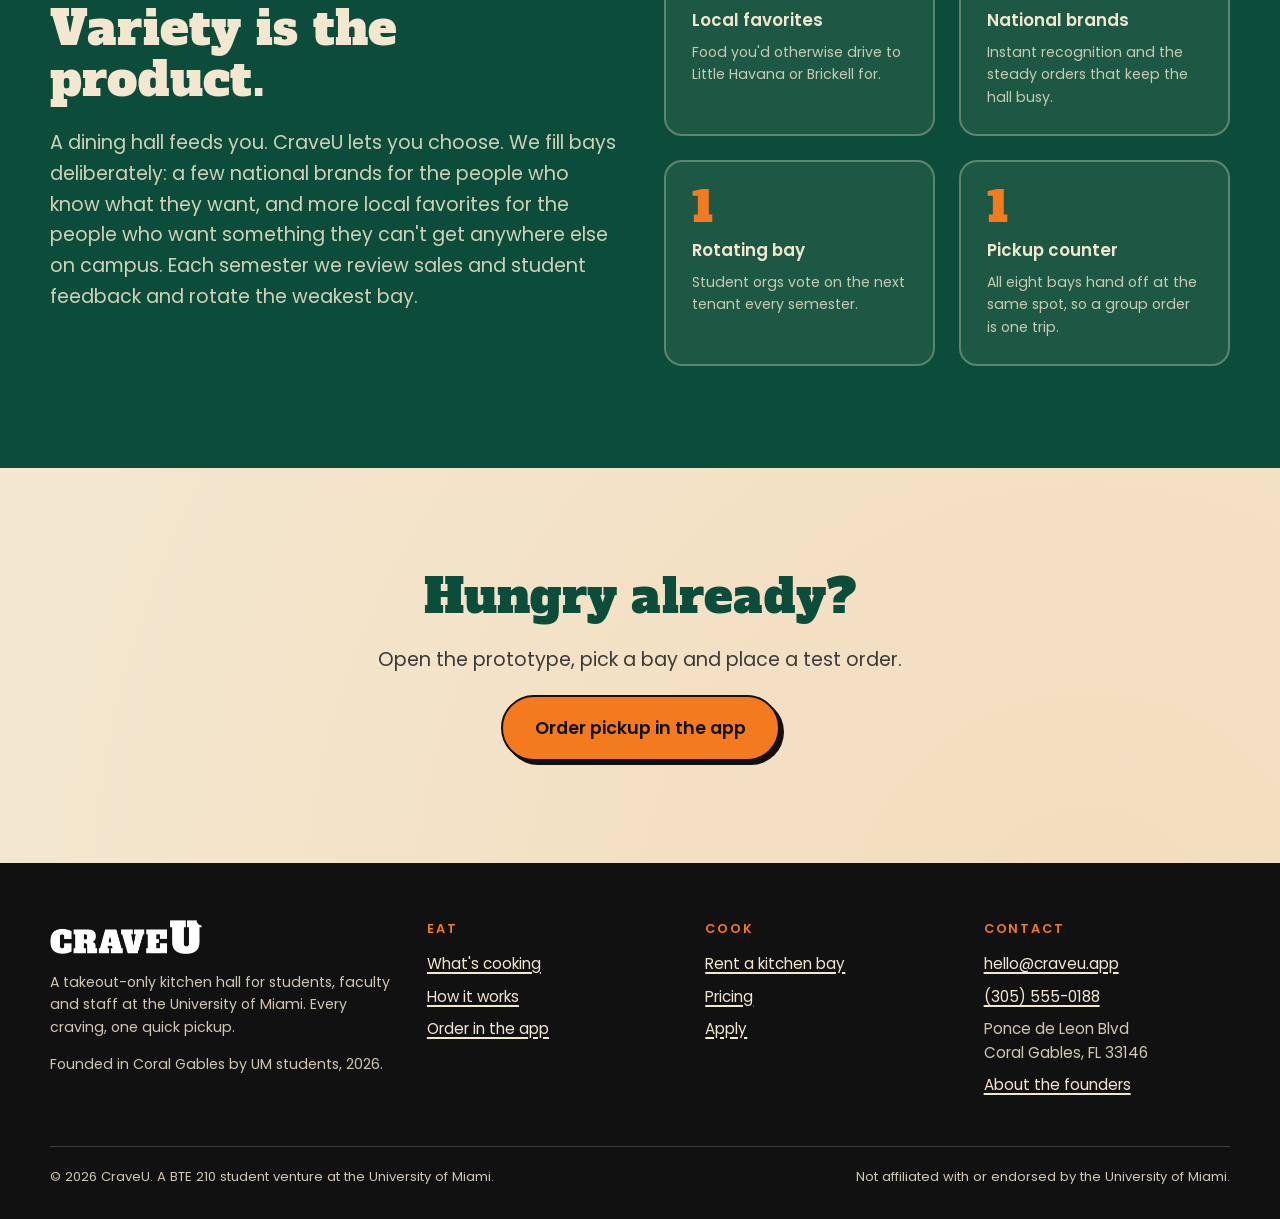
<file: restaurants.html>
<!DOCTYPE html>
<html lang="en">
<head>
  <meta charset="UTF-8">
  <meta name="viewport" content="width=device-width, initial-scale=1.0">
  <title>What's Cooking — CraveU kitchen bays at the University of Miami</title>
  <meta name="description" content="All eight CraveU kitchen bays: local Miami favorites and national brands, their hours, and what to order.">
  <link rel="icon" type="image/png" href="assets/favicon.png">
  <link rel="preconnect" href="https://fonts.googleapis.com">
  <link rel="preconnect" href="https://fonts.gstatic.com" crossorigin>
  <link href="https://fonts.googleapis.com/css2?family=Alfa+Slab+One&family=Poppins:wght@400;500;600;700&display=swap" rel="stylesheet">
  <link rel="stylesheet" href="css/site.css">
</head>
<body>
  <a class="skip" href="#main">Skip to content</a>
  <div class="stripe"></div>
  <header class="site-header">
    <nav class="wrap nav" aria-label="Main">
      <a class="nav__logo" href="index.html" aria-label="CraveU home"><img src="assets/logo.png" alt="CraveU"></a>
      <button class="nav__toggle" aria-label="Open menu" aria-expanded="false" aria-controls="nav-links"><span></span><span></span><span></span></button>
      <ul class="nav__links" id="nav-links">
        <li><a href="index.html">Home</a></li>
        <li><a href="restaurants.html">What's Cooking</a></li>
        <li><a href="how-it-works.html">How It Works</a></li>
        <li><a href="partners.html">For Restaurants</a></li>
        <li><a href="about.html">About</a></li>
        <li><a href="contact.html">Contact</a></li>
      </ul>
      <div class="nav__cta">
        <a class="btn btn--ghost btn--sm" href="partners.html">Rent a bay</a>
        <a class="btn btn--sm" href="app/">Order pickup</a>
      </div>
    </nav>
  </header>

  <main id="main">
    <section class="page-head">
      <div class="wrap">
        <span class="eyebrow">8 bays · 1 pickup counter</span>
        <h1>What's cooking</h1>
        <p class="lead">Every restaurant here is takeout-only by design, so each one is set up to cook fast and hand off at one counter. Bays rotate as the semester goes on. Tap any bay to order in the app.</p>
        <div><span class="pill pill--orange">Local favorite</span><span class="pill">National brand</span><span class="pill" style="background:var(--cream); color:var(--muted); border-color:var(--muted);">Open bay</span></div>
      </div>
    </section>

    <section class="section">
      <div class="wrap grid grid--4">

        <a class="bay reveal" id="bay-1" href="app/?bay=1">
          <span class="bay__tag bay__tag--local">Local favorite</span><span class="bay__no">Bay 1</span>
          <div class="bay__art c">☕</div>
          <div class="bay__body">
            <h3>Café Cortadito</h3>
            <p class="small muted mb-0">Cuban coffee, pastelitos, breakfast sandwiches. The 8 AM lifeline.</p>
            <div class="bay__meta mt-1"><span>7:30 AM – 3 PM</span><span data-open="07:30" data-close="15:00">Open</span></div>
          </div>
        </a>

        <a class="bay reveal" id="bay-2" href="app/?bay=2" data-delay="1">
          <span class="bay__tag bay__tag--local">Local favorite</span><span class="bay__no">Bay 2</span>
          <div class="bay__art o">🥪</div>
          <div class="bay__body">
            <h3>Sabor de Calle Ocho</h3>
            <p class="small muted mb-0">Media noche, Cubano, ropa vieja bowls. A Little Havana family kitchen, now steps from campus.</p>
            <div class="bay__meta mt-1"><span>10:30 AM – 10 PM</span><span data-open="10:30" data-close="22:00">Open</span></div>
          </div>
        </a>

        <a class="bay reveal" id="bay-3" href="app/?bay=3" data-delay="2">
          <span class="bay__tag">National brand</span><span class="bay__no">Bay 3</span>
          <div class="bay__art">🍔</div>
          <div class="bay__body">
            <h3>Hurricane Smash</h3>
            <p class="small muted mb-0">Smash burgers, crinkle fries, shakes. The familiar order that's always a safe bet.</p>
            <div class="bay__meta mt-1"><span>10:30 AM – 11 PM</span><span data-open="10:30" data-close="23:00">Open</span></div>
          </div>
        </a>

        <a class="bay reveal" id="bay-4" href="app/?bay=4" data-delay="3">
          <span class="bay__tag bay__tag--local">Local favorite</span><span class="bay__no">Bay 4</span>
          <div class="bay__art o">🌮</div>
          <div class="bay__body">
            <h3>Taco Tuyo</h3>
            <p class="small muted mb-0">Al pastor, birria, burrito bowls. Three tacos in under ten minutes.</p>
            <div class="bay__meta mt-1"><span>11 AM – 11 PM</span><span data-open="11:00" data-close="23:00">Open</span></div>
          </div>
        </a>

        <a class="bay reveal" id="bay-5" href="app/?bay=5">
          <span class="bay__tag bay__tag--local">Local favorite</span><span class="bay__no">Bay 5</span>
          <div class="bay__art c">🥗</div>
          <div class="bay__body">
            <h3>Gables Bowl Co.</h3>
            <p class="small muted mb-0">Grain bowls, poke, smoothies. Vegan and gluten-free marked on every item.</p>
            <div class="bay__meta mt-1"><span>10:30 AM – 9 PM</span><span data-open="10:30" data-close="21:00">Open</span></div>
          </div>
        </a>

        <a class="bay reveal" id="bay-6" href="app/?bay=6" data-delay="1">
          <span class="bay__tag">National brand</span><span class="bay__no">Bay 6</span>
          <div class="bay__art">🍕</div>
          <div class="bay__body">
            <h3>Dough &amp; Co.</h3>
            <p class="small muted mb-0">Pizza by the slice, garlic knots, whole pies for study groups.</p>
            <div class="bay__meta mt-1"><span>11 AM – 11 PM</span><span data-open="11:00" data-close="23:00">Open</span></div>
          </div>
        </a>

        <a class="bay reveal" id="bay-7" href="app/?bay=7" data-delay="2">
          <span class="bay__tag bay__tag--local">Local favorite</span><span class="bay__no">Bay 7</span>
          <div class="bay__art g">🍜</div>
          <div class="bay__body">
            <h3>Night Owl Noodles</h3>
            <p class="small muted mb-0">Ramen, dumplings, bubble tea. The only kitchen on this side of campus open past midnight.</p>
            <div class="bay__meta mt-1"><span>5 PM – 1 AM</span><span data-open="17:00" data-close="01:00">Open</span></div>
          </div>
        </a>

        <a class="bay reveal" id="bay-8" href="partners.html" data-delay="3" style="border-style:dashed; background:var(--cream);">
          <span class="bay__tag" style="background:var(--muted);">Open bay</span><span class="bay__no">Bay 8</span>
          <div class="bay__art c" style="font-family:var(--font-display); font-size:2.2rem; color:var(--orange);">Your name here</div>
          <div class="bay__body">
            <h3>Next up: you?</h3>
            <p class="small muted mb-0">One bay opens each January. Local owners and franchise operators can apply now.</p>
            <div class="bay__meta mt-1"><span class="open">Accepting applications</span></div>
          </div>
        </a>

      </div>
    </section>

    <section class="section section--green">
      <div class="wrap split">
        <div>
          <span class="eyebrow">Why the mix matters</span>
          <h2>Variety is the product.</h2>
          <p class="lead">A dining hall feeds you. CraveU lets you choose. We fill bays deliberately: a few national brands for the people who know what they want, and more local favorites for the people who want something they can't get anywhere else on campus. Each semester we review sales and student feedback and rotate the weakest bay.</p>
        </div>
        <div class="grid grid--2">
          <div class="card card--flat" style="background:rgba(243,231,207,0.08); border-color:rgba(243,231,207,0.3); color:var(--cream);"><span class="card__num">5</span><h4 style="color:var(--cream);">Local favorites</h4><p class="small mb-0" style="color:rgba(243,231,207,0.8);">Food you'd otherwise drive to Little Havana or Brickell for.</p></div>
          <div class="card card--flat" style="background:rgba(243,231,207,0.08); border-color:rgba(243,231,207,0.3); color:var(--cream);"><span class="card__num">2</span><h4 style="color:var(--cream);">National brands</h4><p class="small mb-0" style="color:rgba(243,231,207,0.8);">Instant recognition and the steady orders that keep the hall busy.</p></div>
          <div class="card card--flat" style="background:rgba(243,231,207,0.08); border-color:rgba(243,231,207,0.3); color:var(--cream);"><span class="card__num">1</span><h4 style="color:var(--cream);">Rotating bay</h4><p class="small mb-0" style="color:rgba(243,231,207,0.8);">Student orgs vote on the next tenant every semester.</p></div>
          <div class="card card--flat" style="background:rgba(243,231,207,0.08); border-color:rgba(243,231,207,0.3); color:var(--cream);"><span class="card__num">1</span><h4 style="color:var(--cream);">Pickup counter</h4><p class="small mb-0" style="color:rgba(243,231,207,0.8);">All eight bays hand off at the same spot, so a group order is one trip.</p></div>
        </div>
      </div>
    </section>

    <section class="section center">
      <div class="wrap">
        <h2>Hungry already?</h2>
        <p class="lead">Open the prototype, pick a bay and place a test order.</p>
        <a class="btn btn--lg" href="app/">Order pickup in the app</a>
      </div>
    </section>
  </main>

  <footer class="site-footer">
    <div class="wrap">
      <div class="footer__grid">
        <div>
          <a class="footer__logo" href="index.html" aria-label="CraveU home"><img src="assets/logo.png" alt="CraveU"></a>
          <p class="mt-1 small">A takeout-only kitchen hall for students, faculty and staff at the University of Miami. Every craving, one quick pickup.</p>
          <p class="small">Founded in Coral Gables by UM students, 2026.</p>
        </div>
        <div><h4>Eat</h4><ul><li><a href="restaurants.html">What's cooking</a></li><li><a href="how-it-works.html">How it works</a></li><li><a href="app/">Order in the app</a></li></ul></div>
        <div><h4>Cook</h4><ul><li><a href="partners.html">Rent a kitchen bay</a></li><li><a href="partners.html#pricing">Pricing</a></li><li><a href="partners.html#apply">Apply</a></li></ul></div>
        <div><h4>Contact</h4><ul><li><a href="mailto:hello@craveu.app">hello@craveu.app</a></li><li><a href="tel:+13055550188">(305) 555-0188</a></li><li>Ponce de Leon Blvd<br>Coral Gables, FL 33146</li><li><a href="about.html">About the founders</a></li></ul></div>
      </div>
      <div class="footer__bottom">
        <span>© <span data-year>2026</span> CraveU. A BTE 210 student venture at the University of Miami.</span>
        <span>Not affiliated with or endorsed by the University of Miami.</span>
      </div>
    </div>
  </footer>
  <script src="js/site.js"></script>
</body>
</html>
</file>
<file: css/site.css>
/* ==========================================================================
   CraveU — brand stylesheet (website)
   Brand: Campus Green #0B4D3A · Crave Orange #F47A1F · Cream #F3E7CF · Ink #111111
   Type:  Alfa Slab One (logo/display) · Poppins (UI + body)
   ========================================================================== */

:root {
  --green: #0B4D3A;
  --green-deep: #073627;
  --green-soft: #E3EDE7;
  --orange: #F47A1F;
  --orange-deep: #D9640F;
  --orange-soft: #FDE6D3;
  --cream: #F3E7CF;
  --cream-light: #FAF4E6;
  --paper: #FFFBF2;
  --ink: #111111;
  --ink-soft: #3A3A3A;
  --muted: #6B6459;
  --line: rgba(17, 17, 17, 0.14);

  --font-display: "Alfa Slab One", "Rockwell", Georgia, serif;
  --font-body: "Poppins", "Helvetica Neue", Arial, sans-serif;

  --radius: 18px;
  --radius-sm: 10px;
  --shadow: 0 10px 30px rgba(11, 77, 58, 0.12);
  --shadow-hard: 6px 6px 0 var(--ink);
  --max: 1180px;
}

*, *::before, *::after { box-sizing: border-box; }
html { scroll-behavior: smooth; -webkit-text-size-adjust: 100%; }
body {
  margin: 0;
  font-family: var(--font-body);
  font-size: 17px;
  line-height: 1.6;
  color: var(--ink);
  background: var(--cream);
  background-image:
    radial-gradient(circle at 15% 10%, rgba(255,255,255,0.55), transparent 45%),
    radial-gradient(circle at 85% 90%, rgba(244,122,31,0.10), transparent 40%);
}
/* subtle paper grain */
body::before {
  content: "";
  position: fixed; inset: 0; z-index: 0; pointer-events: none;
  opacity: 0.35;
  background-image: url("data:image/svg+xml;utf8,<svg xmlns='http://www.w3.org/2000/svg' width='160' height='160'><filter id='n'><feTurbulence type='fractalNoise' baseFrequency='0.9' numOctaves='2' stitchTiles='stitch'/><feColorMatrix values='0 0 0 0 0.07 0 0 0 0 0.3 0 0 0 0 0.22 0 0 0 0.08 0'/></filter><rect width='100%' height='100%' filter='url(%23n)'/></svg>");
}
body > * { position: relative; z-index: 1; }

img { max-width: 100%; display: block; }
a { color: var(--green); text-decoration-thickness: 2px; text-underline-offset: 3px; }
a:hover { color: var(--orange-deep); }

h1, h2, h3, .display {
  font-family: var(--font-display);
  font-weight: 400;
  line-height: 1.05;
  letter-spacing: 0.005em;
  margin: 0 0 0.5em;
  color: var(--green);
}
h1 { font-size: clamp(2.6rem, 6vw, 4.6rem); }
h2 { font-size: clamp(2rem, 4vw, 3rem); }
h3 { font-size: clamp(1.35rem, 2.2vw, 1.7rem); }
h4 { font-family: var(--font-body); font-weight: 600; font-size: 1.05rem; margin: 0 0 0.4em; }
p { margin: 0 0 1em; }
.lead { font-size: 1.2rem; color: var(--ink-soft); max-width: 60ch; }
.eyebrow {
  display: inline-block;
  font-weight: 600; font-size: 0.78rem; letter-spacing: 0.18em; text-transform: uppercase;
  color: var(--orange-deep); margin-bottom: 0.9rem;
}
.eyebrow::before { content: "■ "; color: var(--orange); }

.wrap { width: min(var(--max), 100% - 2rem); margin-inline: auto; }
.section { padding: clamp(3.5rem, 8vw, 6.5rem) 0; }
.section--green { background: var(--green); color: var(--cream-light); }
.section--green h2, .section--green h3 { color: var(--cream); }
.section--green .eyebrow { color: var(--orange); }
.section--green .lead { color: rgba(243,231,207,0.85); }
.section--paper { background: var(--paper); }
.section--tight { padding: clamp(2.5rem, 5vw, 4rem) 0; }
.center { text-align: center; }
.center .lead { margin-inline: auto; }

/* ---------- Varsity stripe (brand motif) ---------- */
.stripe {
  height: 10px;
  background: repeating-linear-gradient(90deg,
    var(--green) 0 48px, var(--orange) 48px 72px, var(--cream) 72px 84px);
}
.stripe--thin { height: 6px; }

/* ---------- Buttons ---------- */
.btn {
  display: inline-flex; align-items: center; justify-content: center; gap: 0.5rem;
  font-family: var(--font-body); font-weight: 600; font-size: 1rem;
  padding: 0.85rem 1.5rem; border-radius: 999px; border: 2px solid var(--ink);
  background: var(--orange); color: var(--ink); text-decoration: none; cursor: pointer; white-space: nowrap;
  box-shadow: 4px 4px 0 var(--ink);
  transition: transform 0.12s ease, box-shadow 0.12s ease, background 0.15s ease;
}
.btn:hover { transform: translate(-2px, -2px); box-shadow: 6px 6px 0 var(--ink); color: var(--ink); }
.btn:active { transform: translate(2px, 2px); box-shadow: 2px 2px 0 var(--ink); }
.btn--green { background: var(--green); color: var(--cream); }
.btn--green:hover { color: var(--cream); }
.btn--ghost { background: transparent; color: var(--ink); }
.btn--cream { background: var(--cream); color: var(--ink); }
.btn--sm { padding: 0.55rem 1.05rem; font-size: 0.9rem; box-shadow: 3px 3px 0 var(--ink); }
.btn--lg { padding: 1.05rem 2rem; font-size: 1.1rem; }
.btn-row { display: flex; flex-wrap: wrap; gap: 1rem; align-items: center; }

/* ---------- Header / nav ---------- */
.site-header {
  position: sticky; top: 0; z-index: 50;
  background: rgba(243,231,207,0.92);
  backdrop-filter: blur(10px);
  border-bottom: 2px solid var(--ink);
}
.nav {
  display: flex; align-items: center; justify-content: space-between; gap: 1.5rem;
  min-height: 76px;
}
.nav__logo img { height: 34px; width: auto; }
.nav__links { display: flex; align-items: center; gap: 1.25rem; list-style: none; margin: 0; padding: 0; }
.nav__links a {
  font-weight: 600; font-size: 0.9rem; color: var(--ink); text-decoration: none; white-space: nowrap;
  padding: 0.35rem 0; border-bottom: 3px solid transparent;
}
.nav__links a:hover, .nav__links a[aria-current="page"] { border-color: var(--orange); color: var(--ink); }
.nav__cta { display: flex; gap: 0.7rem; align-items: center; }
.nav__toggle {
  display: none; background: none; border: 2px solid var(--ink); border-radius: 10px;
  width: 44px; height: 44px; cursor: pointer; padding: 0;
}
.nav__toggle span { display: block; width: 20px; height: 2.5px; background: var(--ink); margin: 4px auto; border-radius: 2px; }

@media (max-width: 1040px) {
  .nav__toggle { display: block; }
  .nav__links {
    position: absolute; left: 0; right: 0; top: 100%;
    flex-direction: column; align-items: stretch; gap: 0;
    background: var(--cream); border-bottom: 2px solid var(--ink);
    display: none; padding: 0.5rem 1rem 1rem;
  }
  .nav__links.is-open { display: flex; }
  .nav__links li a { display: block; padding: 0.85rem 0.25rem; border-bottom: 1px solid var(--line); }
  .nav__cta .btn--ghost { display: none; }
}

/* ---------- Hero ---------- */
.hero { position: relative; overflow: hidden; padding: clamp(3rem, 7vw, 6rem) 0 clamp(3rem, 6vw, 5rem); }
.hero__grid { display: grid; grid-template-columns: 1.15fr 0.85fr; gap: 3rem; align-items: center; }
.hero h1 { color: var(--ink); }
.hero h1 em { font-style: normal; color: var(--green); }
.hero h1 .accent { color: var(--orange); }
.hero__meta { display: flex; flex-wrap: wrap; gap: 1.5rem; margin-top: 2rem; }
.hero__meta div { font-size: 0.9rem; color: var(--muted); }
.hero__meta strong { display: block; font-family: var(--font-display); font-size: 1.6rem; color: var(--green); line-height: 1; }
.hero__u {
  position: absolute; right: -4%; top: -10%; width: 42vw; max-width: 560px; opacity: 0.08;
  pointer-events: none; z-index: 0;
}
.hero .wrap { position: relative; z-index: 1; }
@media (max-width: 900px) { .hero__grid { grid-template-columns: 1fr; } }

/* phone mock on the home page */
.phone-shell {
  width: 300px; margin-inline: auto; aspect-ratio: 9 / 19.2;
  background: var(--ink); border-radius: 44px; padding: 12px;
  box-shadow: 0 30px 60px rgba(17,17,17,0.35), inset 0 0 0 2px #333;
  transform: rotate(-4deg);
}
.phone-shell iframe { width: 100%; height: 100%; border: 0; border-radius: 34px; background: var(--cream); display: block; }
@media (max-width: 900px) { .phone-shell { transform: none; width: 280px; } }

/* ---------- Cards / grids ---------- */
.grid { display: grid; gap: 1.5rem; }
.grid--2 { grid-template-columns: repeat(2, 1fr); }
.grid--3 { grid-template-columns: repeat(3, 1fr); }
.grid--4 { grid-template-columns: repeat(4, 1fr); }
@media (max-width: 960px) { .grid--3, .grid--4 { grid-template-columns: repeat(2, 1fr); } }
@media (max-width: 600px) { .grid--2, .grid--3, .grid--4 { grid-template-columns: 1fr; } }

.card {
  background: var(--paper); border: 2px solid var(--ink); border-radius: var(--radius);
  padding: 1.6rem; box-shadow: var(--shadow-hard);
}
.card h3 { margin-top: 0.4rem; }
.card--green { background: var(--green); color: var(--cream-light); border-color: var(--green-deep); box-shadow: 6px 6px 0 var(--orange); }
.card--green h3 { color: var(--cream); }
.card--orange { background: var(--orange); color: var(--ink); box-shadow: 6px 6px 0 var(--green); }
.card--orange h3 { color: var(--ink); }
.card--flat { box-shadow: none; }
.card__num {
  font-family: var(--font-display); font-size: 2.6rem; line-height: 1; color: var(--orange);
  display: inline-block; margin-bottom: 0.5rem;
}
.card--green .card__num { color: var(--orange); }

/* ---------- Bay / restaurant tiles ---------- */
.bay {
  position: relative; display: flex; flex-direction: column; gap: 0.5rem;
  background: var(--paper); border: 2px solid var(--ink); border-radius: var(--radius);
  overflow: hidden; box-shadow: var(--shadow-hard); text-decoration: none; color: var(--ink);
  transition: transform 0.15s ease, box-shadow 0.15s ease;
}
.bay:hover { transform: translate(-3px, -3px); box-shadow: 9px 9px 0 var(--ink); color: var(--ink); }
.bay__art {
  height: 150px; display: grid; place-items: center; font-size: 4rem;
  background: var(--green-soft); border-bottom: 2px solid var(--ink);
  position: relative;
}
.bay__art::after {
  content: ""; position: absolute; inset: 0;
  background: repeating-linear-gradient(135deg, transparent 0 14px, rgba(11,77,58,0.06) 14px 16px);
}
.bay__art.o { background: var(--orange-soft); }
.bay__art.g { background: var(--green); }
.bay__art.c { background: var(--cream); }
.bay__body { padding: 1rem 1.2rem 1.2rem; }
.bay__tag {
  position: absolute; top: 12px; left: 12px; z-index: 2;
  font-size: 0.72rem; font-weight: 600; letter-spacing: 0.1em; text-transform: uppercase;
  padding: 0.3rem 0.6rem; border-radius: 999px; background: var(--ink); color: var(--cream);
}
.bay__tag--local { background: var(--orange); color: var(--ink); }
.bay__no {
  position: absolute; top: 10px; right: 12px; z-index: 2;
  font-family: var(--font-display); font-size: 1.1rem; color: var(--green);
  background: var(--cream); border: 2px solid var(--ink); border-radius: 8px; padding: 0.1rem 0.5rem;
}
.bay__art.g + .bay__body { }
.bay h3 { margin: 0 0 0.2rem; font-size: 1.35rem; }
.bay__meta { font-size: 0.88rem; color: var(--muted); display: flex; justify-content: space-between; gap: 0.5rem; }
.bay__meta .open { color: var(--green); font-weight: 600; }
.bay__meta .closed { color: var(--muted); font-weight: 600; }

/* ---------- Ticket (receipt / fee explainer) ---------- */
.ticket {
  background: var(--paper); border: 2px solid var(--ink); border-radius: 14px;
  padding: 1.5rem; max-width: 420px; font-size: 0.95rem;
  box-shadow: var(--shadow-hard);
  position: relative;
}
.ticket::before, .ticket::after {
  content: ""; position: absolute; width: 22px; height: 22px; background: var(--cream);
  border: 2px solid var(--ink); border-radius: 50%; top: 50%; transform: translateY(-50%);
}
.ticket::before { left: -13px; clip-path: inset(0 0 0 50%); }
.ticket::after { right: -13px; clip-path: inset(0 50% 0 0); }
.ticket__head { font-family: var(--font-display); font-size: 1.3rem; color: var(--green); display: flex; justify-content: space-between; border-bottom: 2px dashed var(--line); padding-bottom: 0.6rem; margin-bottom: 0.6rem; }
.ticket__row { display: flex; justify-content: space-between; padding: 0.25rem 0; }
.ticket__row.total { border-top: 2px dashed var(--line); margin-top: 0.5rem; padding-top: 0.6rem; font-weight: 600; }
.ticket__row .hl { color: var(--orange-deep); font-weight: 600; }
.ticket__foot { margin-top: 0.8rem; font-size: 0.8rem; color: var(--muted); text-align: center; }

/* ---------- Steps ---------- */
.steps { counter-reset: step; display: grid; grid-template-columns: repeat(3, 1fr); gap: 2rem; }
.step { position: relative; padding-top: 1rem; }
.step::before {
  counter-increment: step; content: counter(step, decimal-leading-zero);
  font-family: var(--font-display); font-size: 3.4rem; line-height: 1; color: var(--orange);
  display: block; margin-bottom: 0.4rem;
}
.step h3 { font-size: 1.4rem; }
@media (max-width: 800px) { .steps { grid-template-columns: 1fr; } }

/* ---------- Marquee ---------- */
.marquee { overflow: hidden; border-top: 2px solid var(--ink); border-bottom: 2px solid var(--ink); background: var(--orange); color: var(--ink); }
.marquee__track { display: flex; gap: 3rem; white-space: nowrap; padding: 0.8rem 0; font-family: var(--font-display); font-size: 1.15rem; animation: marquee 28s linear infinite; width: max-content; }
.marquee__track span::after { content: "  ✦"; color: var(--green); }
@keyframes marquee { from { transform: translateX(0); } to { transform: translateX(-50%); } }
@media (prefers-reduced-motion: reduce) { .marquee__track { animation: none; } }

/* ---------- Split sections ---------- */
.split { display: grid; grid-template-columns: 1fr 1fr; gap: 3rem; align-items: center; }
.split--rev > :first-child { order: 2; }
@media (max-width: 900px) { .split { grid-template-columns: 1fr; } .split--rev > :first-child { order: 0; } }

/* ---------- Pills / lists ---------- */
.pill { display: inline-block; font-size: 0.8rem; font-weight: 600; padding: 0.3rem 0.7rem; border-radius: 999px; background: var(--green-soft); color: var(--green); border: 1.5px solid var(--green); margin: 0 0.3rem 0.4rem 0; }
.pill--orange { background: var(--orange-soft); color: var(--orange-deep); border-color: var(--orange); }
.checks { list-style: none; padding: 0; margin: 0 0 1.5rem; }
.checks li { padding-left: 2rem; position: relative; margin-bottom: 0.6rem; }
.checks li::before { content: "✓"; position: absolute; left: 0; top: 0; font-weight: 700; color: var(--orange-deep); font-family: var(--font-display); }
.card--orange .checks li::before { color: var(--green); }

/* ---------- Tables ---------- */
.table { width: 100%; border-collapse: collapse; background: var(--paper); border: 2px solid var(--ink); border-radius: var(--radius); overflow: hidden; }
.table th, .table td { padding: 0.9rem 1rem; text-align: left; border-bottom: 1px solid var(--line); vertical-align: top; }
.table th { background: var(--green); color: var(--cream); font-weight: 600; font-size: 0.85rem; letter-spacing: 0.08em; text-transform: uppercase; }
.table tr:last-child td { border-bottom: 0; }
.table-wrap { border-radius: var(--radius); overflow-x: auto; box-shadow: var(--shadow-hard); }

/* ---------- Forms ---------- */
.form { display: grid; gap: 1rem; }
.form label { font-weight: 600; font-size: 0.9rem; display: block; margin-bottom: 0.35rem; }
.form input, .form select, .form textarea {
  width: 100%; font: inherit; padding: 0.8rem 0.95rem; border: 2px solid var(--ink); border-radius: var(--radius-sm);
  background: #fff; color: var(--ink);
}
.form input:focus, .form select:focus, .form textarea:focus { outline: 3px solid var(--orange); outline-offset: 1px; }
.form__row { display: grid; grid-template-columns: 1fr 1fr; gap: 1rem; }
@media (max-width: 600px) { .form__row { grid-template-columns: 1fr; } }
.form__note { font-size: 0.85rem; color: var(--muted); }
.form-success { display: none; background: var(--green); color: var(--cream); border-radius: var(--radius); padding: 1.5rem; }
.form-success.is-visible { display: block; }

/* ---------- Founders ---------- */
.founder { text-align: center; }
.founder__avatar {
  width: 120px; height: 120px; margin: 0 auto 1rem; border-radius: 50%;
  display: grid; place-items: center; font-family: var(--font-display); font-size: 2.2rem;
  color: var(--cream); background: var(--green); border: 3px solid var(--ink); box-shadow: 4px 4px 0 var(--orange);
}
.founder__avatar.o { background: var(--orange); color: var(--ink); box-shadow: 4px 4px 0 var(--green); }
.founder h3 { font-size: 1.3rem; margin-bottom: 0.1rem; }
.founder__role { color: var(--orange-deep); font-weight: 600; font-size: 0.9rem; margin-bottom: 0.6rem; }
.founder p { font-size: 0.95rem; color: var(--ink-soft); }

/* ---------- FAQ ---------- */
.faq details { border: 2px solid var(--ink); border-radius: var(--radius-sm); background: var(--paper); margin-bottom: 0.8rem; }
.faq summary { cursor: pointer; padding: 1rem 1.2rem; font-weight: 600; list-style: none; display: flex; justify-content: space-between; align-items: center; }
.faq summary::-webkit-details-marker { display: none; }
.faq summary::after { content: "+"; font-family: var(--font-display); font-size: 1.4rem; color: var(--orange); }
.faq details[open] summary::after { content: "–"; }
.faq .faq__body { padding: 0 1.2rem 1.2rem; color: var(--ink-soft); }

/* ---------- Info strip ---------- */
.info-strip { display: grid; grid-template-columns: repeat(3, 1fr); gap: 1.5rem; }
.info-strip > div { border-left: 4px solid var(--orange); padding-left: 1rem; }
.info-strip strong { display: block; font-family: var(--font-display); font-size: 1.2rem; color: var(--green); }
@media (max-width: 800px) { .info-strip { grid-template-columns: 1fr; } }

/* ---------- Footer ---------- */
.site-footer { background: var(--ink); color: rgba(243,231,207,0.85); padding: 3.5rem 0 2rem; }
.site-footer a { color: var(--cream); }
.site-footer a:hover { color: var(--orange); }
.footer__grid { display: grid; grid-template-columns: 1.4fr 1fr 1fr 1fr; gap: 2rem; }
.footer__grid h4 { color: var(--orange); font-size: 0.8rem; letter-spacing: 0.15em; text-transform: uppercase; margin-bottom: 0.8rem; }
.footer__grid ul { list-style: none; padding: 0; margin: 0; }
.footer__grid li { margin-bottom: 0.5rem; font-size: 0.95rem; }
.footer__logo img { height: 36px; width: auto; filter: brightness(0) invert(1) sepia(1) saturate(0.5) brightness(1.05); }
.footer__bottom { margin-top: 2.5rem; padding-top: 1.2rem; border-top: 1px solid rgba(243,231,207,0.2); font-size: 0.82rem; display: flex; flex-wrap: wrap; justify-content: space-between; gap: 1rem; }
@media (max-width: 900px) { .footer__grid { grid-template-columns: 1fr 1fr; } }
@media (max-width: 560px) { .footer__grid { grid-template-columns: 1fr; } }

/* ---------- Page header ---------- */
.page-head { padding: clamp(3rem, 6vw, 5rem) 0 clamp(2rem, 4vw, 3rem); border-bottom: 2px solid var(--ink); background: var(--paper); }
.page-head h1 { color: var(--green); }

/* ---------- Reveal on scroll ---------- */
.reveal { opacity: 0; transform: translateY(18px); transition: opacity 0.6s ease, transform 0.6s ease; }
.reveal.is-in { opacity: 1; transform: none; }
.reveal[data-delay="1"] { transition-delay: 0.1s; }
.reveal[data-delay="2"] { transition-delay: 0.2s; }
.reveal[data-delay="3"] { transition-delay: 0.3s; }
@media (prefers-reduced-motion: reduce) { .reveal { opacity: 1; transform: none; transition: none; } }

/* ---------- Utilities ---------- */
.mt-0 { margin-top: 0; } .mt-1 { margin-top: 1rem; } .mt-2 { margin-top: 2rem; } .mt-3 { margin-top: 3rem; }
.mb-0 { margin-bottom: 0; } .mb-2 { margin-bottom: 2rem; }
.muted { color: var(--muted); }
.small { font-size: 0.88rem; }
.sr-only { position: absolute; width: 1px; height: 1px; overflow: hidden; clip: rect(0 0 0 0); white-space: nowrap; }
.skip { position: absolute; left: -999px; top: 0; background: var(--orange); padding: 0.5rem 1rem; z-index: 100; }
.skip:focus { left: 1rem; top: 1rem; }
</file>
<file: app/app.css>
/* ==========================================================================
   CraveU mobile app prototype — styles
   Same brand tokens as the website: Campus Green, Crave Orange, Cream, Ink
   ========================================================================== */
:root {
  --green: #0B4D3A; --green-deep: #073627; --green-soft: #E3EDE7;
  --orange: #F47A1F; --orange-deep: #D9640F; --orange-soft: #FDE6D3;
  --cream: #F3E7CF; --cream-light: #FAF4E6; --paper: #FFFBF2;
  --ink: #111111; --ink-soft: #3A3A3A; --muted: #6B6459; --line: rgba(17,17,17,0.12);
  --font-display: "Alfa Slab One", "Rockwell", Georgia, serif;
  --font-body: "Poppins", "Helvetica Neue", Arial, sans-serif;
  --phone-w: 390px; --phone-h: 844px; --phone-r: 54px;
  --tabbar-h: 78px;
}
*, *::before, *::after { box-sizing: border-box; }
html, body { margin: 0; }
body {
  font-family: var(--font-body); color: var(--ink); background: var(--cream);
  background-image: radial-gradient(circle at 20% 20%, rgba(255,255,255,0.6), transparent 45%), radial-gradient(circle at 85% 80%, rgba(244,122,31,0.12), transparent 40%);
  min-height: 100vh;
}
img { max-width: 100%; display: block; }
button { font: inherit; cursor: pointer; }

/* ---------- Stage (page around the phone) ---------- */
.stage { display: grid; grid-template-columns: 380px 1fr; gap: 2rem; min-height: 100vh; align-items: center; padding: 2rem; max-width: 1180px; margin-inline: auto; }
.stage__side h1 { font-family: var(--font-display); font-weight: 400; color: var(--green); font-size: 2.2rem; line-height: 1.05; margin: 1.2rem 0 0.6rem; }
.stage__side p { color: var(--ink-soft); line-height: 1.55; }
.stage__logo img { height: 36px; width: auto; }
.stage__flow { padding-left: 1.3rem; margin: 1.4rem 0; font-size: 0.92rem; line-height: 1.45; }
.stage__flow li { margin-bottom: 0.7rem; padding-left: 0.2rem; }
.stage__flow li::marker { font-family: var(--font-display); color: var(--orange-deep); }
.stage__flow span { display: inline-block; margin-left: 0.4rem; font-size: 0.7rem; font-weight: 600; letter-spacing: 0.08em; text-transform: uppercase; color: var(--green); background: var(--green-soft); padding: 0.1rem 0.5rem; border-radius: 999px; }
.stage__hint { font-size: 0.85rem; color: var(--muted); }
.stage__link { font-weight: 600; color: var(--green); }
.phone-wrap { display: grid; place-items: center; }
@media (max-width: 900px) {
  .stage { grid-template-columns: 1fr; padding: 1rem; gap: 1rem; }
  .stage__side { order: 2; }
  .phone-wrap { order: 1; }
}
@media (max-height: 920px) and (min-width: 901px) {
  .phone { transform: scale(0.9); transform-origin: center; }
}
@media (max-height: 820px) and (min-width: 901px) {
  .phone { transform: scale(0.8); }
}
@media (max-width: 440px) {
  .phone { transform: scale(0.86); transform-origin: top center; margin-bottom: -110px; }
}

/* ---------- Phone frame ---------- */
.phone {
  position: relative; width: var(--phone-w); height: var(--phone-h);
  background: #0d0d0d; border-radius: var(--phone-r); padding: 12px;
  box-shadow: 0 40px 80px rgba(17,17,17,0.35), 0 0 0 2px #2a2a2a, inset 0 0 0 2px #3a3a3a;
}
.phone::before, .phone::after { content: ""; position: absolute; background: #2a2a2a; border-radius: 3px; }
.phone::before { left: -4px; top: 150px; width: 4px; height: 36px; box-shadow: 0 54px 0 #2a2a2a, 0 110px 0 #2a2a2a; }
.phone::after { right: -4px; top: 210px; width: 4px; height: 70px; }
.phone__island { position: absolute; top: 24px; left: 50%; transform: translateX(-50%); width: 120px; height: 34px; background: #000; border-radius: 20px; z-index: 20; }
.phone__screen { position: relative; width: 100%; height: 100%; background: var(--cream-light); border-radius: calc(var(--phone-r) - 12px); overflow: hidden; display: flex; flex-direction: column; }
.phone__home { position: absolute; bottom: 8px; left: 50%; transform: translateX(-50%); width: 134px; height: 5px; border-radius: 3px; background: rgba(17,17,17,0.5); z-index: 20; pointer-events: none; }
.statusbar { height: 54px; flex: 0 0 54px; display: flex; justify-content: space-between; align-items: flex-end; padding: 0 28px 10px; font-size: 15px; font-weight: 600; color: var(--ink); z-index: 10; }
.statusbar__icons { font-size: 11px; letter-spacing: -1px; }
.statusbar__icons b { font-size: 13px; }
.app--dark .statusbar { color: var(--cream); }

/* Install tip on the stage */
.stage__install { margin: 1.2rem 0; padding: 1rem 1.1rem; border: 2px dashed var(--green); border-radius: 14px; background: var(--green-soft); font-size: 0.85rem; line-height: 1.5; display: grid; gap: 0.35rem; }
.stage__install strong { font-family: var(--font-display); font-weight: 400; color: var(--green); font-size: 1rem; }
.stage__install-btn { margin-top: 0.4rem; justify-self: start; padding: 0.6rem 1.1rem; border-radius: 999px; border: 2px solid var(--ink); background: var(--orange); font-weight: 600; box-shadow: 3px 3px 0 var(--ink); }

/* Embedded (iframe on the website) or installed to the home screen (standalone):
   no bezel, the app fills the real phone screen */
body.embed, body.standalone { background: var(--cream-light); }
body.embed .stage, body.standalone .stage { display: block; padding: 0; min-height: 0; max-width: none; }
body.embed .stage__side, body.standalone .stage__side { display: none; }
body.embed .phone, body.standalone .phone { width: 100%; height: 100vh; padding: 0; border-radius: 0; box-shadow: none; background: transparent; transform: none; margin: 0; }
body.embed .phone::before, body.embed .phone::after, body.embed .phone__island,
body.standalone .phone::before, body.standalone .phone::after, body.standalone .phone__island { display: none; }
body.embed .phone__screen, body.standalone .phone__screen { border-radius: 0; }
body.embed .statusbar { height: 36px; flex-basis: 36px; padding: 0 18px 6px; font-size: 13px; }
/* Installed on a real phone: the OS draws its own status bar and home indicator */
body.standalone .phone { height: 100dvh; }
body.standalone .statusbar { height: env(safe-area-inset-top, 0px); flex-basis: env(safe-area-inset-top, 0px); padding: 0; overflow: hidden; }
body.standalone .phone__home { display: none; }
body.standalone .tabbar { padding-bottom: max(12px, env(safe-area-inset-bottom)); height: calc(var(--tabbar-h) + env(safe-area-inset-bottom, 0px) - 8px); }
body.standalone .cta-bar { padding-bottom: max(20px, env(safe-area-inset-bottom)); }

/* ---------- App shell ---------- */
.app { flex: 1; position: relative; overflow: hidden; display: flex; flex-direction: column; }
.screen {
  position: absolute; inset: 0; display: flex; flex-direction: column; overflow: hidden;
  animation: slideIn 0.28s cubic-bezier(0.2, 0.7, 0.2, 1);
}
.screen.back-anim { animation: slideBack 0.26s cubic-bezier(0.2, 0.7, 0.2, 1); }
.screen.fade-anim { animation: fadeIn 0.25s ease; }
@keyframes slideIn { from { transform: translateX(40px); opacity: 0; } to { transform: none; opacity: 1; } }
@keyframes slideBack { from { transform: translateX(-30px); opacity: 0; } to { transform: none; opacity: 1; } }
@keyframes fadeIn { from { opacity: 0; } to { opacity: 1; } }
.scroll { flex: 1; overflow-y: auto; overscroll-behavior: contain; -webkit-overflow-scrolling: touch; padding: 0 20px; scrollbar-width: none; }
.scroll::-webkit-scrollbar { display: none; }
.scroll--tabs { padding-bottom: calc(var(--tabbar-h) + 24px); }
.scroll--cta { padding-bottom: 120px; }

/* Top bar */
.topbar { display: flex; align-items: center; gap: 12px; padding: 6px 20px 12px; min-height: 52px; }
.topbar h2 { font-family: var(--font-display); font-weight: 400; font-size: 1.35rem; color: var(--green); margin: 0; flex: 1; line-height: 1.1; }
.topbar .sub { font-size: 0.75rem; color: var(--muted); font-weight: 500; display: block; font-family: var(--font-body); }
.iconbtn { width: 40px; height: 40px; border-radius: 50%; border: 2px solid var(--ink); background: var(--paper); display: grid; place-items: center; font-size: 1.1rem; font-weight: 700; color: var(--ink); padding: 0; flex: 0 0 40px; }
.iconbtn--ghost { border-color: transparent; background: transparent; }

/* ---------- Typography ---------- */
.h-display { font-family: var(--font-display); font-weight: 400; color: var(--green); line-height: 1.05; margin: 0; }
.eyebrow { font-size: 0.68rem; font-weight: 600; letter-spacing: 0.16em; text-transform: uppercase; color: var(--orange-deep); }
.muted { color: var(--muted); }
.small { font-size: 0.82rem; }
.tiny { font-size: 0.72rem; }

/* ---------- Buttons ---------- */
.btn {
  display: inline-flex; align-items: center; justify-content: center; gap: 8px; width: 100%;
  padding: 15px 18px; border-radius: 999px; border: 2px solid var(--ink); background: var(--orange); color: var(--ink);
  font-weight: 600; font-size: 1rem; box-shadow: 4px 4px 0 var(--ink); text-decoration: none;
  transition: transform 0.1s ease, box-shadow 0.1s ease;
}
.btn:active { transform: translate(3px, 3px); box-shadow: 1px 1px 0 var(--ink); }
.btn--green { background: var(--green); color: var(--cream); }
.btn--cream { background: var(--cream); }
.btn--ghost { background: transparent; box-shadow: none; }
.btn--sm { width: auto; padding: 9px 14px; font-size: 0.85rem; box-shadow: 3px 3px 0 var(--ink); }
.btn--xs { width: auto; padding: 6px 12px; font-size: 0.78rem; box-shadow: 2px 2px 0 var(--ink); }
.btn[disabled] { opacity: 0.5; pointer-events: none; }
.btn .price { margin-left: auto; font-family: var(--font-display); font-weight: 400; }
.textbtn { background: none; border: 0; color: var(--green); font-weight: 600; padding: 4px 0; text-decoration: underline; text-underline-offset: 3px; }

/* Sticky CTA footer */
.cta-bar { position: absolute; left: 0; right: 0; bottom: 0; padding: 12px 20px 30px; background: linear-gradient(to top, var(--cream-light) 70%, rgba(250,244,230,0)); z-index: 5; }

/* ---------- Tab bar ---------- */
.tabbar {
  position: absolute; left: 0; right: 0; bottom: 0; height: var(--tabbar-h); z-index: 6;
  background: var(--paper); border-top: 2px solid var(--ink);
  display: grid; grid-template-columns: repeat(4, 1fr); padding: 8px 8px 20px;
}
.tab { background: none; border: 0; display: flex; flex-direction: column; align-items: center; gap: 2px; font-size: 0.68rem; font-weight: 600; color: var(--muted); padding: 4px 0; position: relative; }
.tab .ic { font-size: 1.25rem; line-height: 1; filter: grayscale(1); opacity: 0.7; }
.tab.is-active { color: var(--green); }
.tab.is-active .ic { filter: none; opacity: 1; }
.tab.is-active::after { content: ""; position: absolute; top: -10px; width: 28px; height: 4px; border-radius: 2px; background: var(--orange); }
.tab .badge { position: absolute; top: 0; right: 22%; min-width: 18px; height: 18px; border-radius: 9px; background: var(--orange); color: var(--ink); font-size: 0.65rem; display: grid; place-items: center; padding: 0 5px; border: 1.5px solid var(--ink); }

/* ---------- Components ---------- */
.card { background: var(--paper); border: 2px solid var(--ink); border-radius: 18px; padding: 14px 16px; box-shadow: 4px 4px 0 var(--ink); }
.card--green { background: var(--green); color: var(--cream); border-color: var(--green-deep); box-shadow: 4px 4px 0 var(--orange); }
.card--orange { background: var(--orange); box-shadow: 4px 4px 0 var(--green); }
.card--flat { box-shadow: none; }
.card--soft { background: var(--green-soft); border-color: transparent; box-shadow: none; }
.stack > * + * { margin-top: 12px; }
.row { display: flex; align-items: center; gap: 10px; }
.row--between { justify-content: space-between; }
.grow { flex: 1; min-width: 0; }

.pill { display: inline-flex; align-items: center; gap: 4px; font-size: 0.72rem; font-weight: 600; padding: 4px 10px; border-radius: 999px; background: var(--green-soft); color: var(--green); border: 1.5px solid var(--green); white-space: nowrap; }
.pill--orange { background: var(--orange-soft); color: var(--orange-deep); border-color: var(--orange); }
.pill--ink { background: var(--ink); color: var(--cream); border-color: var(--ink); }
.pill--ghost { background: transparent; color: var(--muted); border-color: var(--line); }

.chips { display: flex; gap: 8px; overflow-x: auto; padding: 4px 0 10px; scrollbar-width: none; margin: 0 -20px; padding-inline: 20px; }
.chips::-webkit-scrollbar { display: none; }
.chip { flex: 0 0 auto; padding: 8px 14px; border-radius: 999px; border: 2px solid var(--ink); background: var(--paper); font-size: 0.8rem; font-weight: 600; }
.chip.is-active { background: var(--green); color: var(--cream); }

.search { display: flex; align-items: center; gap: 10px; background: var(--paper); border: 2px solid var(--ink); border-radius: 14px; padding: 11px 14px; color: var(--muted); font-size: 0.9rem; }
.search input { border: 0; background: transparent; font: inherit; flex: 1; outline: none; color: var(--ink); }

/* Bay list card */
.bayrow { display: flex; gap: 12px; align-items: center; background: var(--paper); border: 2px solid var(--ink); border-radius: 16px; padding: 10px; text-align: left; width: 100%; box-shadow: 3px 3px 0 var(--ink); }
.bayrow:active { transform: translate(2px,2px); box-shadow: 1px 1px 0 var(--ink); }
.bayrow .art { width: 64px; height: 64px; border-radius: 12px; display: grid; place-items: center; font-size: 2rem; flex: 0 0 64px; border: 2px solid var(--ink); }
.art.o { background: var(--orange-soft); } .art.g { background: var(--green); } .art.c { background: var(--cream); } .art.s { background: var(--green-soft); }
.bayrow .name { font-family: var(--font-display); font-size: 1.02rem; color: var(--ink); line-height: 1.1; }
.bayrow .meta { font-size: 0.75rem; color: var(--muted); margin-top: 3px; }
.bayrow .wait { text-align: center; flex: 0 0 56px; }
.bayrow .wait b { display: block; font-family: var(--font-display); font-weight: 400; font-size: 1.25rem; color: var(--green); line-height: 1; }
.bayrow .wait span { font-size: 0.62rem; color: var(--muted); text-transform: uppercase; letter-spacing: 0.08em; }
.bayrow.is-closed { opacity: 0.55; }
.bayrow .bayno { position: absolute; }

/* Bay hero */
.hero { margin: 0 -20px; padding: 16px 20px 18px; display: flex; gap: 14px; align-items: center; border-bottom: 2px solid var(--ink); }
.hero .art { width: 72px; height: 72px; border-radius: 16px; display: grid; place-items: center; font-size: 2.4rem; border: 2px solid var(--ink); flex: 0 0 72px; }
.hero h2 { margin: 0 0 4px; }

/* Menu item */
.item { display: flex; gap: 12px; align-items: flex-start; padding: 14px 0; border-bottom: 1.5px dashed var(--line); text-align: left; width: 100%; background: none; border-left: 0; border-right: 0; border-top: 0; }
.item .name { font-weight: 600; font-size: 0.95rem; }
.item .desc { font-size: 0.78rem; color: var(--muted); margin-top: 2px; }
.item .tags { margin-top: 6px; display: flex; gap: 4px; flex-wrap: wrap; }
.item .price { font-family: var(--font-display); color: var(--green); font-size: 1rem; white-space: nowrap; }
.item .add { width: 34px; height: 34px; border-radius: 50%; border: 2px solid var(--ink); background: var(--orange); font-weight: 700; font-size: 1.2rem; display: grid; place-items: center; flex: 0 0 34px; margin-top: 2px; }

/* Sheet (modal) */
.sheet-backdrop { position: absolute; inset: 0; background: rgba(17,17,17,0.45); z-index: 30; animation: fadeIn 0.2s ease; }
.sheet { position: absolute; left: 0; right: 0; bottom: 0; background: var(--cream-light); border-radius: 26px 26px 0 0; border-top: 2px solid var(--ink); padding: 14px 20px 34px; z-index: 31; animation: sheetUp 0.3s cubic-bezier(0.2,0.7,0.2,1); max-height: 86%; overflow-y: auto; }
.sheet::before { content: ""; display: block; width: 44px; height: 5px; border-radius: 3px; background: var(--line); margin: 0 auto 14px; }
@keyframes sheetUp { from { transform: translateY(100%); } to { transform: none; } }
.opt { display: flex; align-items: center; gap: 10px; padding: 11px 12px; border: 2px solid var(--line); border-radius: 12px; background: var(--paper); width: 100%; text-align: left; font-size: 0.9rem; }
.opt.is-active { border-color: var(--ink); box-shadow: 3px 3px 0 var(--ink); }
.opt .radio { width: 18px; height: 18px; border-radius: 50%; border: 2px solid var(--ink); flex: 0 0 18px; display: grid; place-items: center; }
.opt.is-active .radio::after { content: ""; width: 9px; height: 9px; border-radius: 50%; background: var(--orange); }
.opt .r { margin-left: auto; font-size: 0.8rem; color: var(--muted); white-space: nowrap; }
.qty { display: inline-flex; align-items: center; border: 2px solid var(--ink); border-radius: 999px; background: var(--paper); }
.qty button { width: 34px; height: 34px; border: 0; background: none; font-weight: 700; font-size: 1.1rem; }
.qty span { min-width: 24px; text-align: center; font-weight: 600; }

/* Pickup time */
.slots { display: grid; grid-template-columns: 1fr 1fr; gap: 8px; }
.slot { padding: 10px 12px; border: 2px solid var(--line); border-radius: 12px; background: var(--paper); text-align: left; font-size: 0.82rem; line-height: 1.3; }
.slot b { display: block; font-size: 0.92rem; }
.slot.is-active { border-color: var(--ink); background: var(--orange-soft); box-shadow: 3px 3px 0 var(--ink); }
.slot .class { font-size: 0.68rem; color: var(--green); font-weight: 600; }

/* Cart */
.cartline { display: flex; gap: 10px; align-items: center; padding: 10px 0; border-bottom: 1.5px dashed var(--line); font-size: 0.9rem; }
.cartline .n { font-weight: 600; }
.cartline .s { font-size: 0.75rem; color: var(--muted); }
.cartline .p { font-family: var(--font-display); color: var(--green); margin-left: auto; white-space: nowrap; }
.person { display: flex; align-items: center; gap: 8px; margin: 14px 0 2px; }
.avatar { width: 28px; height: 28px; border-radius: 50%; display: grid; place-items: center; font-family: var(--font-display); font-size: 0.72rem; color: var(--cream); background: var(--green); border: 2px solid var(--ink); flex: 0 0 28px; }
.avatar.o { background: var(--orange); color: var(--ink); }
.totals { font-size: 0.9rem; }
.totals .t { display: flex; justify-content: space-between; padding: 5px 0; }
.totals .t.fee { color: var(--orange-deep); font-weight: 600; }
.totals .t.grand { border-top: 2px dashed var(--line); margin-top: 6px; padding-top: 10px; font-weight: 700; font-size: 1.02rem; }
.totals .t.grand .v { font-family: var(--font-display); font-weight: 400; color: var(--green); font-size: 1.25rem; }

/* Tracking */
.ordernum { font-family: var(--font-display); font-size: 3.4rem; line-height: 1; color: var(--ink); letter-spacing: 0.02em; }
.timeline { display: grid; grid-template-columns: repeat(3, 1fr); gap: 6px; margin: 16px 0 8px; }
.tl { text-align: center; font-size: 0.72rem; font-weight: 600; color: var(--muted); }
.tl .dot { width: 100%; height: 8px; border-radius: 4px; background: var(--line); margin-bottom: 8px; position: relative; overflow: hidden; }
.tl.done .dot { background: var(--green); }
.tl.done { color: var(--green); }
.tl.now .dot { background: var(--orange); }
.tl.now .dot::after { content: ""; position: absolute; inset: 0; background: linear-gradient(90deg, transparent, rgba(255,255,255,0.6), transparent); animation: shimmer 1.2s linear infinite; }
.tl.now { color: var(--orange-deep); }
@keyframes shimmer { from { transform: translateX(-100%); } to { transform: translateX(100%); } }
.counter-art { height: 120px; border-radius: 16px; background: var(--green); border: 2px solid var(--ink); display: grid; place-items: center; color: var(--cream); font-family: var(--font-display); font-size: 1.35rem; text-align: center; position: relative; overflow: hidden; }
.counter-art::before { content: ""; position: absolute; inset: 0; background: repeating-linear-gradient(90deg, transparent 0 30px, rgba(244,122,31,0.25) 30px 44px); }
.counter-art span { position: relative; }

/* QR */
.qr { width: 190px; height: 190px; margin: 10px auto; background: #fff; border: 2px solid var(--ink); border-radius: 14px; padding: 12px; display: grid; grid-template-columns: repeat(21, 1fr); gap: 1px; }
.qr i { background: #fff; }
.qr i.on { background: var(--ink); }

/* Rewards */
.ring { width: 150px; height: 150px; border-radius: 50%; margin: 6px auto; display: grid; place-items: center; background: conic-gradient(var(--orange) var(--pct, 68%), var(--green-soft) 0); position: relative; }
.ring::before { content: ""; position: absolute; inset: 14px; border-radius: 50%; background: var(--paper); border: 2px solid var(--ink); }
.ring div { position: relative; text-align: center; }
.ring b { display: block; font-family: var(--font-display); font-weight: 400; font-size: 2rem; color: var(--green); line-height: 1; }
.ring small { font-size: 0.68rem; color: var(--muted); text-transform: uppercase; letter-spacing: 0.08em; }
.badges { display: grid; grid-template-columns: repeat(3, 1fr); gap: 8px; }
.badge-card { text-align: center; border: 2px solid var(--ink); border-radius: 14px; padding: 10px 6px; background: var(--paper); font-size: 0.68rem; font-weight: 600; line-height: 1.2; }
.badge-card .em { font-size: 1.7rem; display: block; margin-bottom: 4px; }
.badge-card.locked { opacity: 0.45; border-style: dashed; }
.badge-card .pct { display: block; color: var(--orange-deep); font-weight: 600; margin-top: 2px; }
.lb { display: flex; align-items: center; gap: 10px; padding: 8px 0; border-bottom: 1.5px dashed var(--line); font-size: 0.85rem; }
.lb .rank { font-family: var(--font-display); color: var(--orange-deep); width: 22px; }
.lb .pts { margin-left: auto; font-weight: 600; color: var(--green); }
.lb.me { background: var(--orange-soft); margin: 0 -8px; padding-inline: 8px; border-radius: 8px; }

/* Profile */
.list { background: var(--paper); border: 2px solid var(--ink); border-radius: 16px; overflow: hidden; }
.list button, .list .li { display: flex; align-items: center; gap: 12px; width: 100%; padding: 13px 14px; border: 0; border-bottom: 1.5px solid var(--line); background: none; text-align: left; font-size: 0.9rem; }
.list > :last-child { border-bottom: 0; }
.list .ic { width: 32px; height: 32px; border-radius: 9px; display: grid; place-items: center; background: var(--green-soft); flex: 0 0 32px; }
.list .chev { margin-left: auto; color: var(--muted); }
.switch { margin-left: auto; width: 42px; height: 24px; border-radius: 12px; background: var(--line); border: 2px solid var(--ink); position: relative; flex: 0 0 42px; }
.switch::after { content: ""; position: absolute; top: 2px; left: 2px; width: 16px; height: 16px; border-radius: 50%; background: var(--paper); border: 1.5px solid var(--ink); transition: left 0.15s; }
.switch.on { background: var(--green); }
.switch.on::after { left: 20px; background: var(--orange); }

/* Group order */
.code { font-family: var(--font-display); font-size: 2rem; letter-spacing: 0.08em; color: var(--green); text-align: center; background: var(--paper); border: 2px dashed var(--ink); border-radius: 14px; padding: 10px; }
.member { display: flex; align-items: center; gap: 10px; padding: 9px 0; border-bottom: 1.5px dashed var(--line); font-size: 0.88rem; animation: fadeIn 0.4s ease; }
.member .st { margin-left: auto; font-size: 0.72rem; font-weight: 600; color: var(--green); }
.member .st.wait { color: var(--muted); }

/* Welcome / sign in */
.welcome { background: var(--green); color: var(--cream); }
.welcome .scroll { display: flex; flex-direction: column; justify-content: flex-end; padding-bottom: 36px; }
.welcome .wordmark { width: 230px; margin: 0 0 18px; }
.welcome h1 { font-family: var(--font-display); font-weight: 400; color: var(--cream); font-size: 2.2rem; line-height: 1.05; margin: 0 0 10px; }
.welcome h1 em { font-style: normal; color: var(--orange); }
.welcome p { color: rgba(243,231,207,0.85); font-size: 0.95rem; line-height: 1.5; margin: 0 0 22px; }
.welcome .u { position: absolute; right: -60px; top: 40px; width: 300px; opacity: 0.1; pointer-events: none; }
.stripe { height: 8px; background: repeating-linear-gradient(90deg, var(--green) 0 40px, var(--orange) 40px 60px, var(--cream) 60px 70px); flex: 0 0 8px; }

/* Toast */
.toast { position: absolute; top: 64px; left: 16px; right: 16px; z-index: 40; background: var(--ink); color: var(--cream); border-radius: 16px; padding: 12px 14px; font-size: 0.85rem; display: flex; gap: 10px; align-items: center; transform: translateY(-300%); transition: transform 0.35s cubic-bezier(0.2,0.7,0.2,1); box-shadow: 0 10px 30px rgba(0,0,0,0.3); border: 2px solid var(--orange); }
body.standalone .toast { top: calc(env(safe-area-inset-top, 0px) + 10px); }
.toast.show { transform: none; }
.toast .ti { width: 34px; height: 34px; border-radius: 9px; background: var(--orange); display: grid; place-items: center; flex: 0 0 34px; }
.toast b { display: block; font-weight: 600; }

/* Notice */
.notice { font-size: 0.75rem; color: var(--muted); text-align: center; margin-top: 10px; }
.hr { border: 0; border-top: 2px dashed var(--line); margin: 14px 0; }
.sect { margin: 18px 0 8px; display: flex; align-items: baseline; justify-content: space-between; }
.sect h3 { font-family: var(--font-display); font-weight: 400; font-size: 1.05rem; color: var(--green); margin: 0; }
.sect .textbtn { font-size: 0.78rem; }
.empty { text-align: center; padding: 50px 20px; color: var(--muted); }
.empty .em { font-size: 3rem; display: block; margin-bottom: 8px; }
.field { background: var(--paper); border: 2px solid var(--ink); border-radius: 12px; padding: 11px 14px; font-size: 0.9rem; display: flex; align-items: center; gap: 8px; }
.field input { border: 0; background: none; font: inherit; flex: 1; outline: none; }
.lbl { font-size: 0.75rem; font-weight: 600; color: var(--muted); margin: 10px 0 4px; display: block; }
</file>
